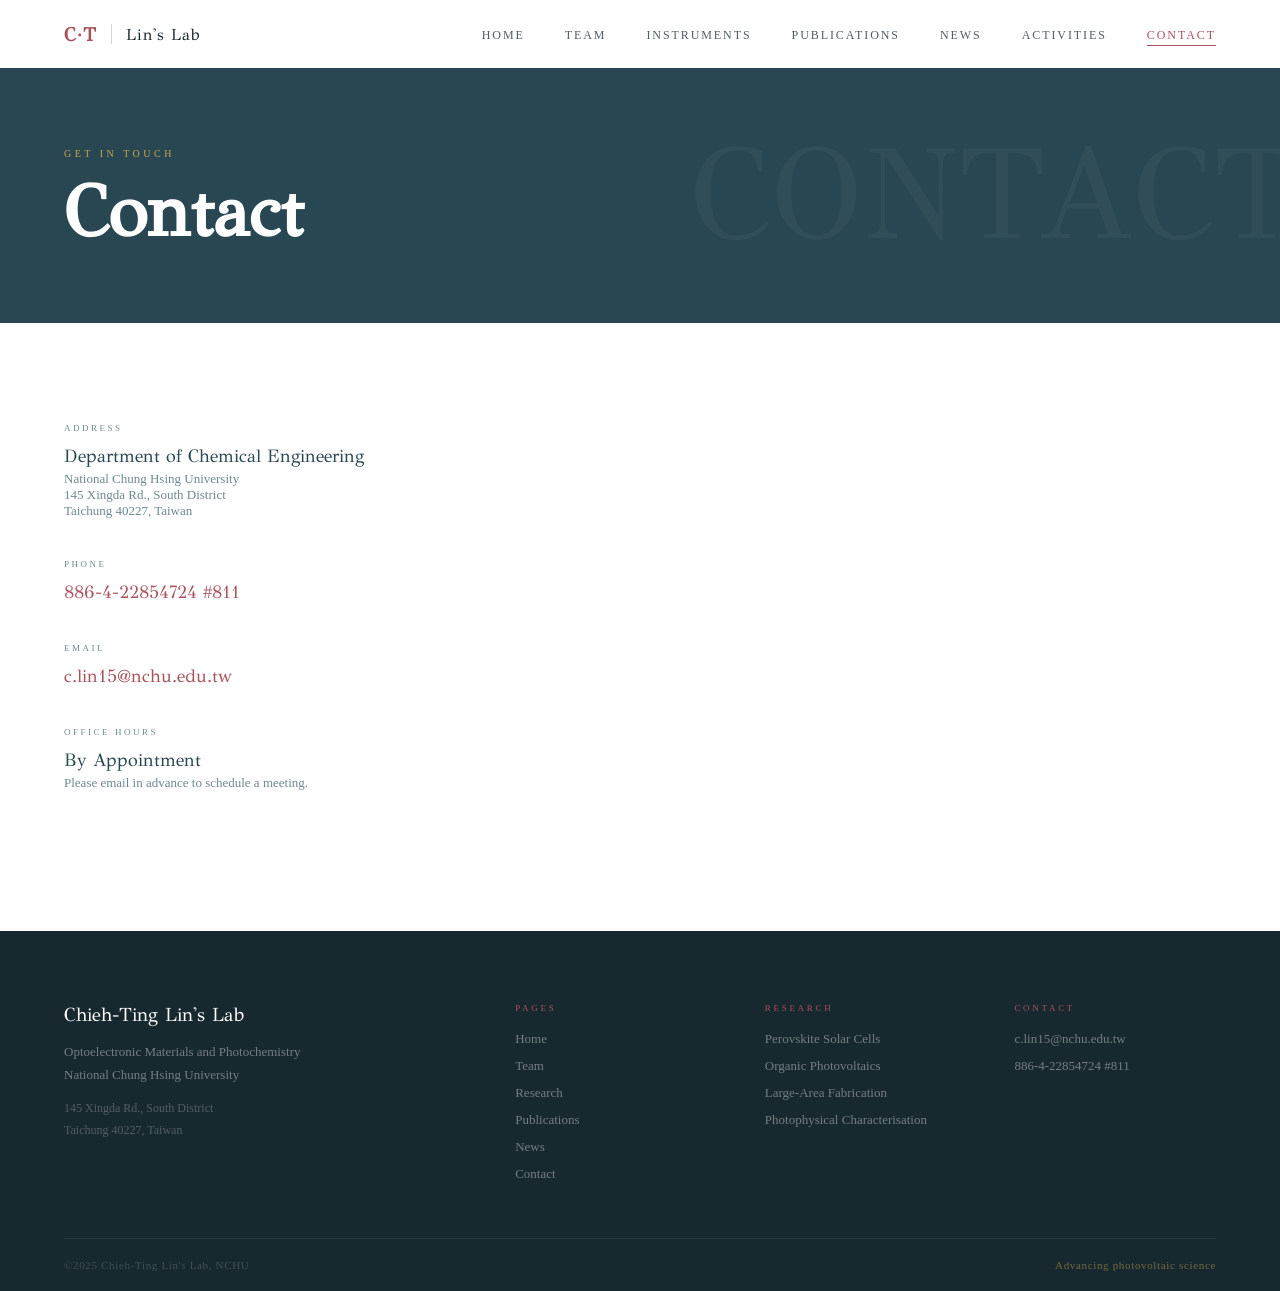
<file: contact.html>
﻿<!DOCTYPE html>
<html lang="en">
<head>
<meta charset="UTF-8">
<meta name="viewport" content="width=device-width,initial-scale=1">
<title>Contact — Chieh-Ting Lin's Lab</title>
<style>

@import url('https://fonts.googleapis.com/css2?family=GFS+Didot&family=Cormorant+Garamond:ital,wght@0,400;0,600;1,400&display=swap');

:root {
  --teal:     #294752;
  --teal-d:   #1a2f38;
  --teal-l:   #3d6475;
  --rose:     #A8535C;
  --rose-l:   #c4717a;
  --tuscany:  #C9A84C;
  --tuscany-l:#e0c068;
  --white:    #FFFFFF;
  --off:      #F6F4F1;
  --light:    #EBF0F2;
  --ink:      #18282f;
  --muted:    #6b8a92;
  --border:   #d4e0e4;
  --font-d:   'GFS Didot', 'Times New Roman', serif;
  --font-b:   'Times New Roman', serif;
}

*,*::before,*::after{box-sizing:border-box;margin:0;padding:0}
html{scroll-behavior:smooth;font-size:16px}
body{font-family:var(--font-b);color:var(--ink);background:var(--white);overflow-x:hidden}
img{display:block;max-width:100%}
a{color:inherit;text-decoration:none}

/* ── NAV ───────────────────────────────────────── */
#navbar{
  position:fixed;top:0;left:0;right:0;z-index:200;
  transition:background .35s,box-shadow .35s,padding .35s;
  padding:0 64px; height:68px;
  display:flex;align-items:center;
}
#navbar.scrolled{
  background:rgba(255,255,255,0.96);
  box-shadow:0 1px 0 var(--border);
  backdrop-filter:blur(12px);
}
#navbar.dark-hero{ color:var(--white); }
#navbar.dark-hero.scrolled{ color:var(--ink); }

.nav-inner{
  display:flex;align-items:center;justify-content:space-between;
  width:100%;max-width:1400px;margin:0 auto;
}
.nav-logo{
  display:flex;align-items:center;gap:14px;
  font-family:var(--font-d);font-size:16px;letter-spacing:.04em;
  color:inherit;
}
.logo-ct{
  font-size:19px;color:var(--rose);letter-spacing:.06em;font-weight:bold;
}
.logo-sep{
  width:1px;height:20px;background:currentColor;opacity:.2;
}
.logo-lab{color:inherit;}

.nav-links{
  display:flex;gap:40px;list-style:none;
}
.nav-links a{
  font-family:var(--font-b);font-size:12px;
  letter-spacing:.16em;text-transform:uppercase;
  color:inherit;opacity:.75;transition:opacity .2s,color .2s;
  position:relative;padding-bottom:4px;
}
.nav-links a::after{
  content:'';position:absolute;bottom:0;left:0;
  width:0;height:1.5px;background:var(--rose);
  transition:width .25s;
}
.nav-links a:hover{opacity:1;}
.nav-links a:hover::after{ width:100%; }
.nav-links a.active{ opacity:1;color:var(--rose); }
.nav-links a.active::after{ width:100%;background:var(--rose); }

.nav-burger{
  display:none;flex-direction:column;gap:5px;
  background:none;border:none;cursor:pointer;padding:4px;
}
.nav-burger span{
  display:block;width:24px;height:1.5px;background:currentColor;
  transition:transform .25s,opacity .25s;
}

/* ── SCROLL REVEAL ─────────────────────────────── */
.reveal{
  opacity:0;transform:translateY(32px);
  transition:opacity .7s cubic-bezier(.22,1,.36,1),
             transform .7s cubic-bezier(.22,1,.36,1);
}
.reveal.visible{ opacity:1;transform:translateY(0); }
.reveal-left{
  opacity:0;transform:translateX(-40px);
  transition:opacity .7s cubic-bezier(.22,1,.36,1),
             transform .7s cubic-bezier(.22,1,.36,1);
}
.reveal-left.visible{ opacity:1;transform:translateX(0); }
.reveal-right{
  opacity:0;transform:translateX(40px);
  transition:opacity .7s cubic-bezier(.22,1,.36,1),
             transform .7s cubic-bezier(.22,1,.36,1);
}
.reveal-right.visible{ opacity:1;transform:translateX(0); }

.stagger-1{transition-delay:.08s}
.stagger-2{transition-delay:.16s}
.stagger-3{transition-delay:.24s}
.stagger-4{transition-delay:.32s}
.stagger-5{transition-delay:.40s}
.stagger-6{transition-delay:.48s}

/* ── SECTION SHELL ─────────────────────────────── */
.section{padding:100px 64px;}
.section-alt{background:var(--off);}
.section-dark{background:var(--teal);}
.section-inner{max-width:1200px;margin:0 auto;}

.eyebrow{
  font-size:10px;letter-spacing:.3em;text-transform:uppercase;
  color:var(--rose);margin-bottom:14px;display:block;
}
.eyebrow.light{color:var(--tuscany);}
.sec-title{
  font-family:var(--font-d);
  font-size:clamp(30px,3.5vw,46px);
  color:var(--teal);line-height:1.1;margin-bottom:18px;
}
.sec-title.light{color:var(--white);}
.sec-rule{
  width:40px;height:2px;background:var(--tuscany);margin-bottom:56px;
}

/* ── PLACEHOLDER IMG ───────────────────────────── */
.ph{
  display:flex;flex-direction:column;align-items:center;
  justify-content:center;gap:8px;
  background:var(--light);border:1px solid var(--border);
  color:var(--muted);font-size:11px;letter-spacing:.15em;
  text-transform:uppercase;
}
.ph-icon{font-size:28px;opacity:.3;}

/* ── FOOTER ────────────────────────────────────── */
footer{
  background:var(--ink);
  padding:72px 64px 0;
}
.footer-grid{
  display:grid;grid-template-columns:2fr 1fr 1fr 1fr;
  gap:48px;max-width:1200px;margin:0 auto;
  padding-bottom:56px;
  border-bottom:1px solid rgba(255,255,255,.07);
}
.footer-logo{
  font-family:var(--font-d);font-size:19px;
  color:var(--white);margin-bottom:14px;
}
.footer-tagline{font-size:13px;color:rgba(255,255,255,.4);line-height:1.8;margin-bottom:12px;}
.footer-address{font-size:12px;color:rgba(255,255,255,.25);line-height:1.8;}
.footer-heading{
  font-size:9px;letter-spacing:.3em;text-transform:uppercase;
  color:var(--rose);margin-bottom:18px;
}
.footer-links{list-style:none;display:flex;flex-direction:column;gap:11px;}
.footer-links a{font-size:13px;color:rgba(255,255,255,.4);transition:color .2s;}
.footer-links li{font-size:13px;color:rgba(255,255,255,.4);}
.footer-links a:hover{color:var(--white);}
.footer-bottom{
  max-width:1200px;margin:0 auto;
  display:flex;justify-content:space-between;align-items:center;
  padding:20px 0;
  font-size:11px;color:rgba(255,255,255,.18);letter-spacing:.06em;
}
.footer-tuscany{color:var(--tuscany);opacity:.5;}

/* ── SHARED JS ─────────────────────────────────── */


.page-hero{margin-top:68px;background:var(--teal);padding:80px 64px 72px;position:relative;overflow:hidden;}
.page-hero::after{content:'CONTACT';position:absolute;right:-20px;top:50%;transform:translateY(-50%);font-family:var(--font-d);font-size:130px;color:rgba(255,255,255,.04);line-height:1;pointer-events:none;}
.page-hero-inner{max-width:1200px;margin:0 auto;}
.page-hero-eyebrow{font-size:10px;letter-spacing:.35em;text-transform:uppercase;color:var(--tuscany);margin-bottom:16px;}
.page-hero-title{font-family:var(--font-d);font-size:clamp(42px,6vw,72px);color:var(--white);line-height:1.05;}

.contact-grid{display:grid;grid-template-columns:1fr 1fr;gap:80px;align-items:start;}
.contact-info-block{margin-bottom:40px;}
.cib-label{font-size:9px;letter-spacing:.28em;text-transform:uppercase;color:var(--muted);margin-bottom:12px;}
.cib-value{font-family:var(--font-d);font-size:18px;color:var(--teal);margin-bottom:4px;}
.cib-sub{font-size:13px;color:var(--muted);}
.cib-link{color:var(--rose);transition:opacity .2s;}
.cib-link:hover{opacity:.7;}

.contact-map-ph{
  width:100%;aspect-ratio:4/3;
  display:flex;flex-direction:column;align-items:center;justify-content:center;
  gap:12px;background:var(--light);border:1px solid var(--border);
}
.join-block{
  background:var(--teal);padding:56px 64px;
  display:grid;grid-template-columns:1fr auto;gap:40px;align-items:center;
}
.join-text{color:rgba(255,255,255,.7);font-size:15px;line-height:1.8;max-width:520px;}
.join-title{font-family:var(--font-d);font-size:30px;color:var(--white);margin-bottom:12px;}
.btn-tuscany{
  font-size:12px;letter-spacing:.18em;text-transform:uppercase;
  padding:14px 32px;background:var(--tuscany);color:var(--ink);
  border:none;cursor:pointer;white-space:nowrap;
  transition:background .2s,transform .2s;display:inline-block;
}
.btn-tuscany:hover{background:var(--tuscany-l);transform:translateY(-2px);}

</style>
<link rel="stylesheet" href="mobile.css">
</head>
<body data-page="contact" class="">


<nav id="navbar">
  <div class="nav-inner">
    <a href="index.html" class="nav-logo">
      <span class="logo-ct">C·T</span>
      <span class="logo-sep"></span>
      <span class="logo-lab">Lin's Lab</span>
    </a>
    <button class="nav-burger" onclick="toggleMobile()" aria-label="menu">
      <span></span><span></span><span></span>
    </button>
    <ul class="nav-links" id="navLinks">
      <li><a href="index.html"        data-page="home">Home</a></li>
      <li><a href="team.html"         data-page="team">Team</a></li>
      <li><a href="instruments.html"  data-page="instruments">Instruments</a></li>
      <li><a href="publications.html" data-page="publications">Publications</a></li>
      <li><a href="news.html"         data-page="news">News</a></li>
      <li><a href="activities.html"   data-page="activities">Activities</a></li>
      <li><a href="contact.html"      data-page="contact">Contact</a></li>
    </ul>
  </div>
</nav>



<div class="page-hero">
  <div class="page-hero-inner">
    <div class="page-hero-eyebrow reveal">Get In Touch</div>
    <h1 class="page-hero-title reveal stagger-1">Contact</h1>
  </div>
</div>

<div class="section">
  <div class="section-inner">
    <div class="contact-grid">
      <div>
        <div class="contact-info-block reveal">
          <div class="cib-label">Address</div>
          <div class="cib-value">Department of Chemical Engineering</div>
          <div class="cib-sub">National Chung Hsing University<br>145 Xingda Rd., South District<br>Taichung 40227, Taiwan</div>
        </div>
        <div class="contact-info-block reveal stagger-1">
          <div class="cib-label">Phone</div>
          <div class="cib-value"><a class="cib-link" href="tel:886422854724">886-4-22854724 #811</a></div>
        </div>
        <div class="contact-info-block reveal stagger-2">
          <div class="cib-label">Email</div>
          <div class="cib-value"><a class="cib-link" href="mailto:c.lin15@nchu.edu.tw">c.lin15@nchu.edu.tw</a></div>
        </div>
        <div class="contact-info-block reveal stagger-3">
          <div class="cib-label">Office Hours</div>
          <div class="cib-value">By Appointment</div>
          <div class="cib-sub">Please email in advance to schedule a meeting.</div>
        </div>
      </div>
      <div class="reveal-right">
        <iframe
          src="https://maps.google.com/maps?q=24.123552,120.675326&z=17&output=embed"
          width="100%" style="aspect-ratio:4/3;border:0;display:block;"
          allowfullscreen loading="lazy" referrerpolicy="no-referrer-when-downgrade">
        </iframe>
      </div>
    </div>
  </div>
</div>



<footer>
  <div class="footer-grid">
    <div class="footer-brand-col">
      <div class="footer-logo">Chieh-Ting Lin's Lab</div>
      <p class="footer-tagline">Optoelectronic Materials and Photochemistry<br>National Chung Hsing University</p>
      <p class="footer-address">145 Xingda Rd., South District<br>Taichung 40227, Taiwan</p>
    </div>
    <div>
      <div class="footer-heading">Pages</div>
      <ul class="footer-links">
        <li><a href="index.html">Home</a></li>
        <li><a href="team.html">Team</a></li>
        <li><a href="research.html">Research</a></li>
        <li><a href="publications.html">Publications</a></li>
        <li><a href="news.html">News</a></li>
        <li><a href="contact.html">Contact</a></li>
      </ul>
    </div>
    <div>
      <div class="footer-heading">Research</div>
      <ul class="footer-links">
        <li>Perovskite Solar Cells</li>
        <li>Organic Photovoltaics</li>
        <li>Large-Area Fabrication</li>
        <li>Photophysical Characterisation</li>
      </ul>
    </div>
    <div>
      <div class="footer-heading">Contact</div>
      <ul class="footer-links">
        <li><a href="mailto:c.lin15@nchu.edu.tw">c.lin15@nchu.edu.tw</a></li>
        <li><a href="#">886-4-22854724 #811</a></li>
      </ul>
    </div>
  </div>
  <div class="footer-bottom">
    <span>©2025 Chieh-Ting Lin's Lab, NCHU</span>
    <span class="footer-tuscany">Advancing photovoltaic science</span>
  </div>
</footer>

<script>
// Nav scroll state
const navbar = document.getElementById('navbar');
const isDark = navbar.classList.contains('dark-hero');
function onScroll(){
  if(window.scrollY > 40){
    navbar.classList.add('scrolled');
  } else {
    navbar.classList.remove('scrolled');
  }
}
window.addEventListener('scroll', onScroll, {passive:true});
onScroll();

// Active nav link
const page = document.body.dataset.page;
document.querySelectorAll('.nav-links a').forEach(a=>{
  if(a.dataset.page===page) a.classList.add('active');
});

// Mobile menu
function toggleMobile(){
  document.getElementById('navLinks').classList.toggle('open');
}

// Scroll reveal
const ro = new IntersectionObserver((entries)=>{
  entries.forEach(e=>{
    if(e.isIntersecting){
      e.target.classList.add('visible');
      ro.unobserve(e.target);
    }
  });
},{threshold:.12});
document.querySelectorAll('.reveal,.reveal-left,.reveal-right').forEach(el=>ro.observe(el));
</script>
<script src="mobile.js"></script>
</body>
</html>
</file>
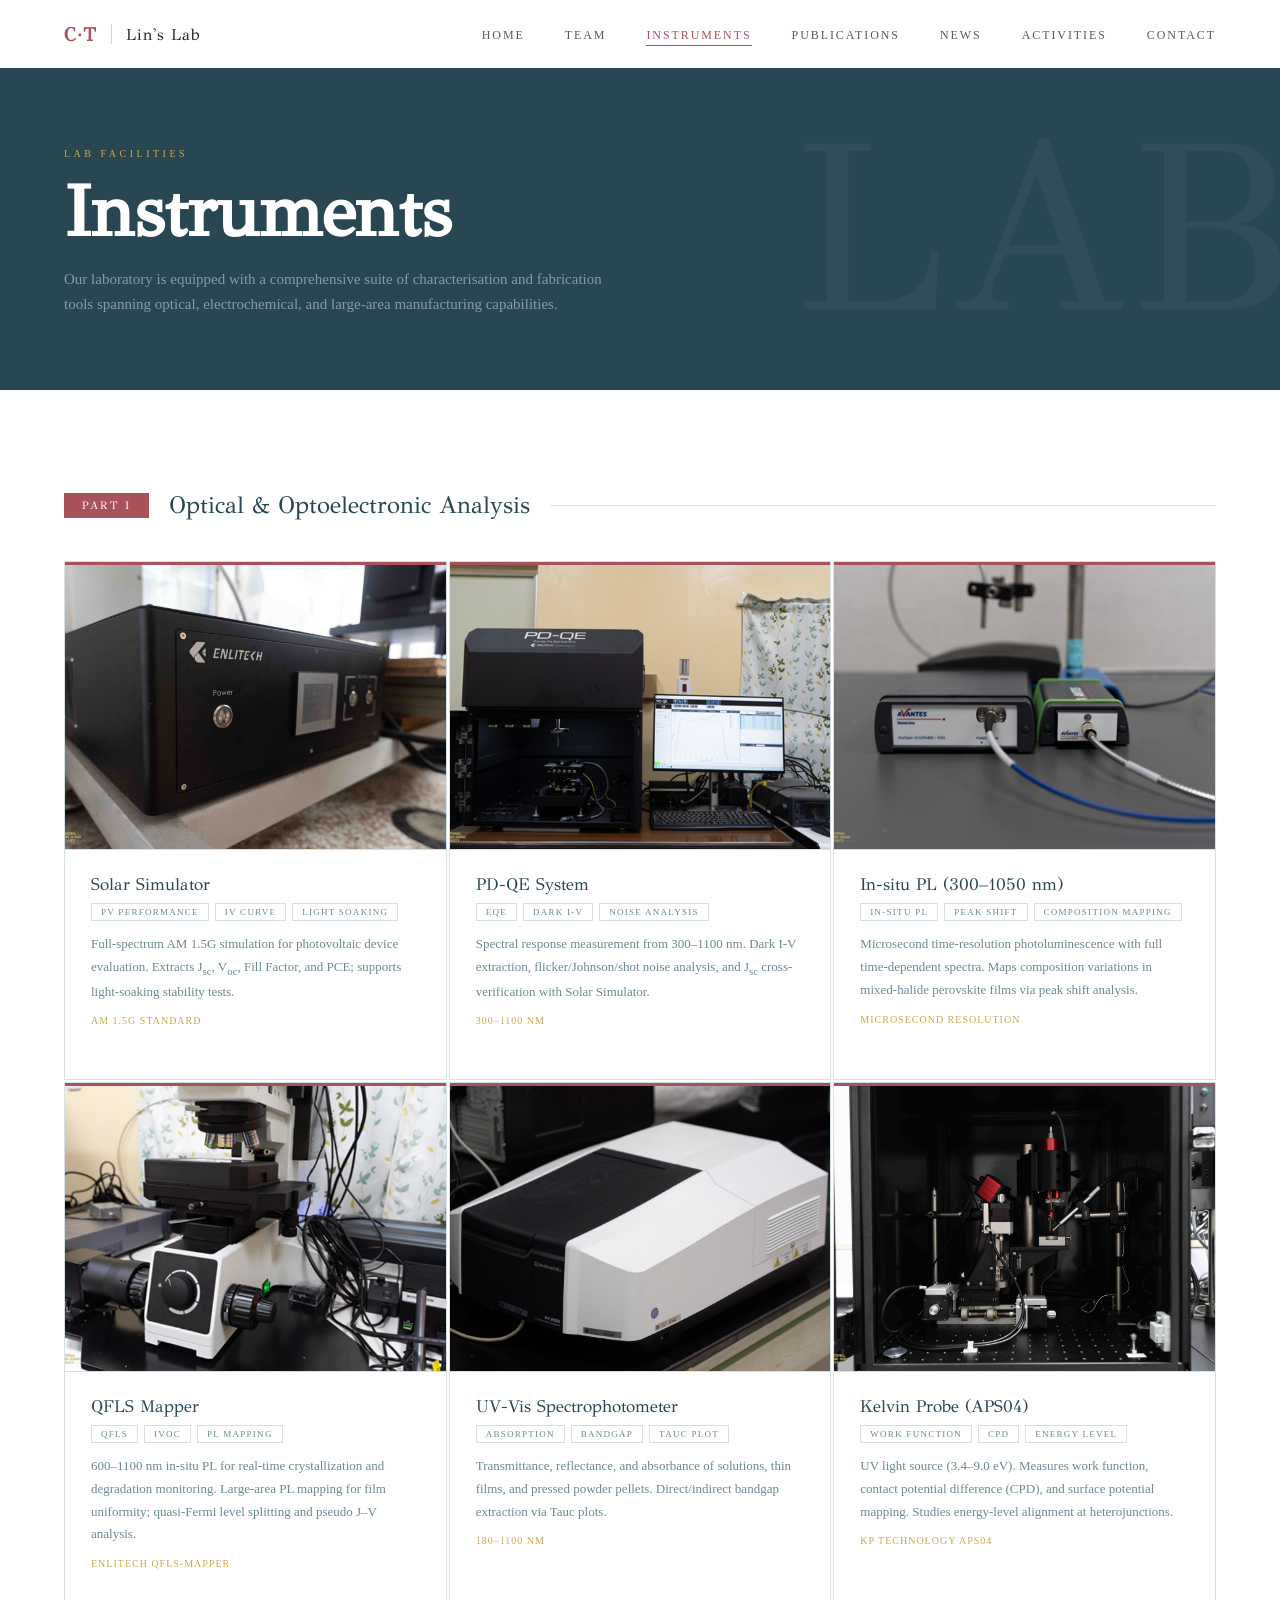
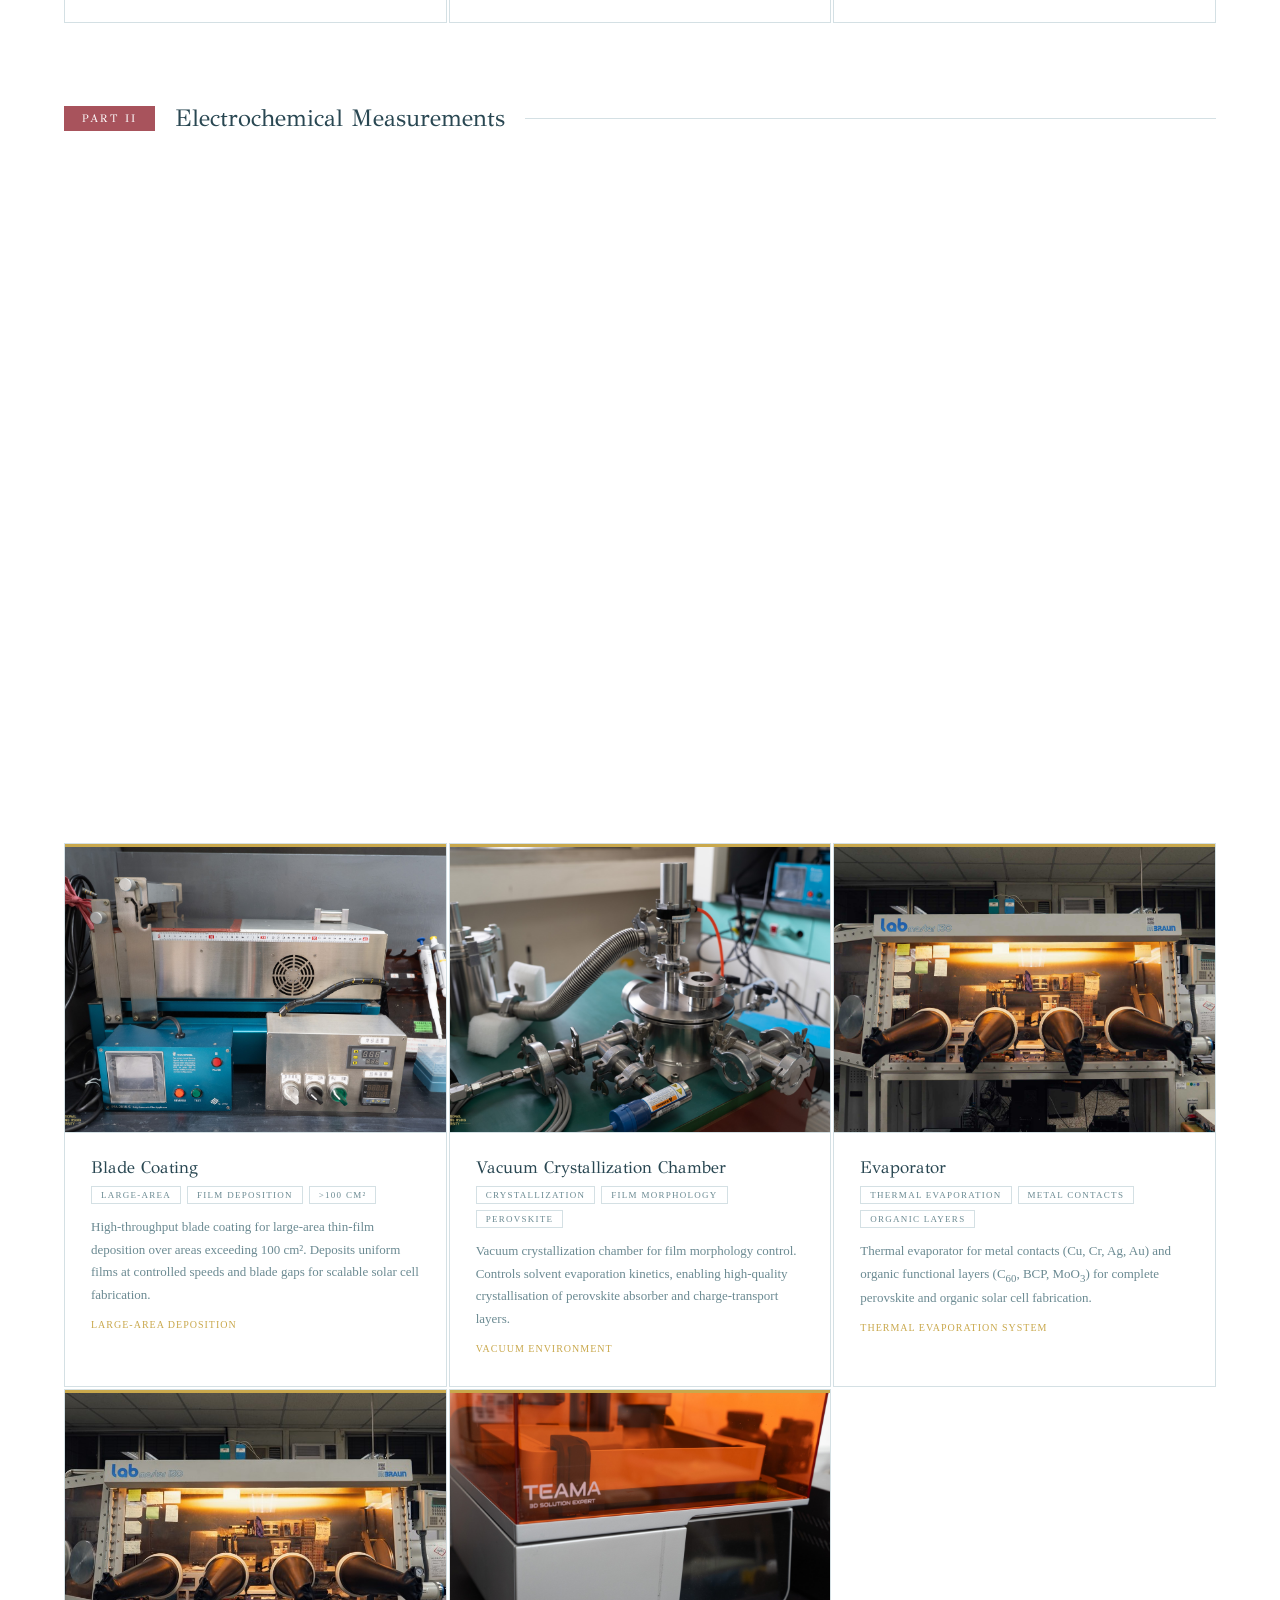
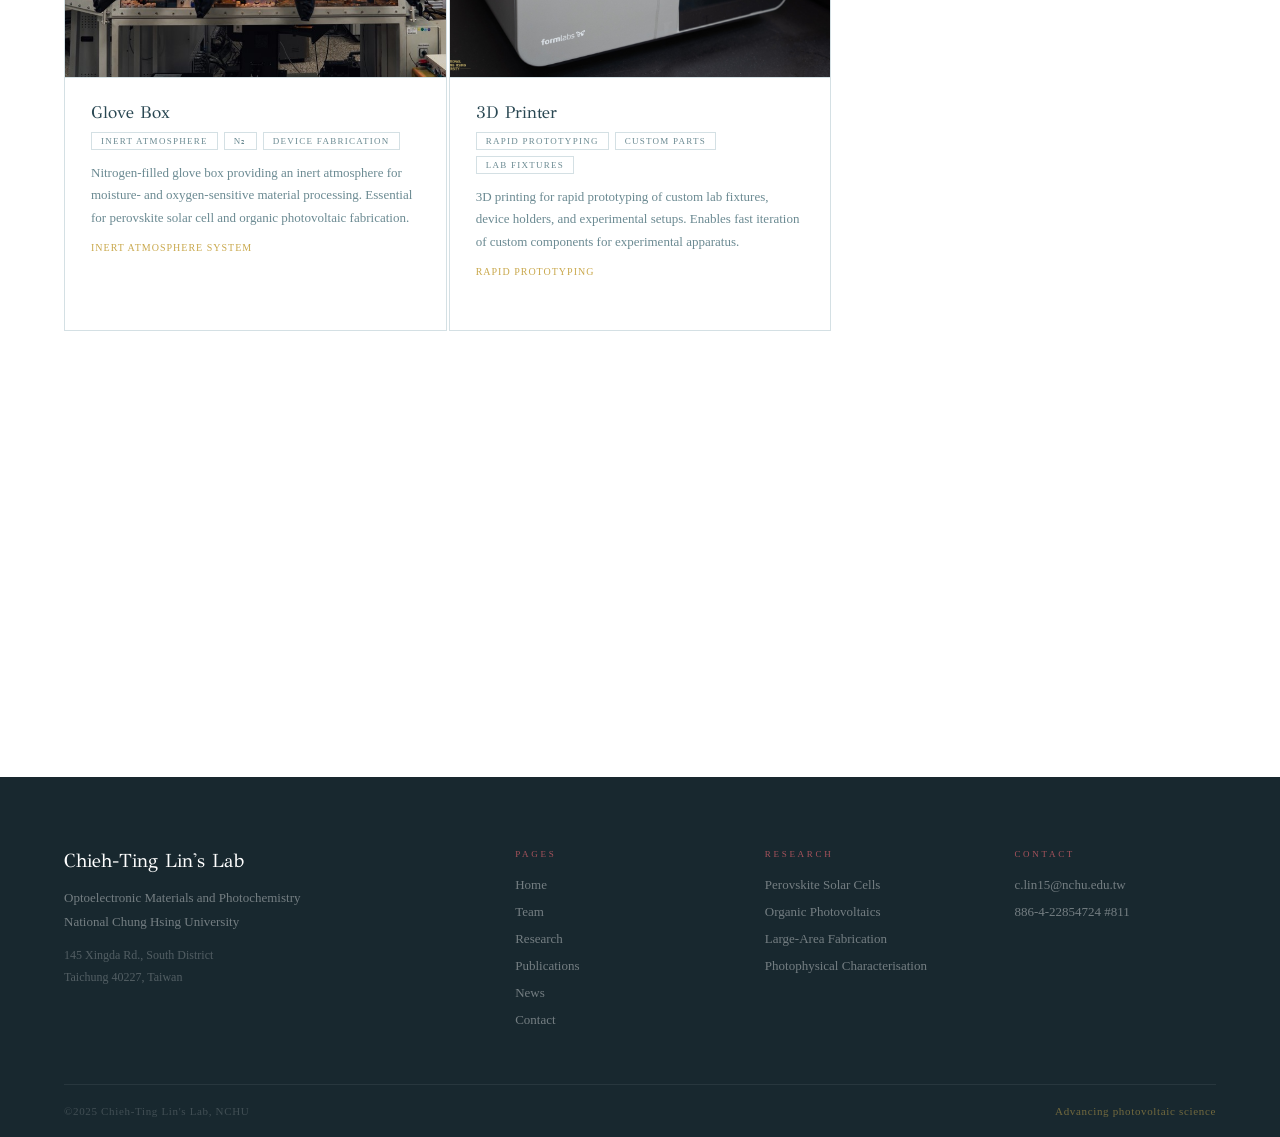
<file: instruments.html>
﻿<!DOCTYPE html>
<html lang="en">
<head>
<meta charset="UTF-8">
<meta name="viewport" content="width=device-width,initial-scale=1">
<title>Instruments — Chieh-Ting Lin's Lab</title>
<style>

@import url('https://fonts.googleapis.com/css2?family=GFS+Didot&family=Cormorant+Garamond:ital,wght@0,400;0,600;1,400&display=swap');

:root {
  --teal:     #294752;
  --teal-d:   #1a2f38;
  --teal-l:   #3d6475;
  --rose:     #A8535C;
  --rose-l:   #c4717a;
  --tuscany:  #C9A84C;
  --tuscany-l:#e0c068;
  --white:    #FFFFFF;
  --off:      #F6F4F1;
  --light:    #EBF0F2;
  --ink:      #18282f;
  --muted:    #6b8a92;
  --border:   #d4e0e4;
  --font-d:   'GFS Didot', 'Times New Roman', serif;
  --font-b:   'Times New Roman', serif;
}

*,*::before,*::after{box-sizing:border-box;margin:0;padding:0}
html{scroll-behavior:smooth;font-size:16px}
body{font-family:var(--font-b);color:var(--ink);background:var(--white);overflow-x:hidden}
img{display:block;max-width:100%}
a{color:inherit;text-decoration:none}

/* ── NAV ───────────────────────────────────────── */
#navbar{
  position:fixed;top:0;left:0;right:0;z-index:200;
  transition:background .35s,box-shadow .35s,padding .35s;
  padding:0 64px; height:68px;
  display:flex;align-items:center;
}
#navbar.scrolled{
  background:rgba(255,255,255,0.96);
  box-shadow:0 1px 0 var(--border);
  backdrop-filter:blur(12px);
}
#navbar.dark-hero{ color:var(--white); }
#navbar.dark-hero.scrolled{ color:var(--ink); }

.nav-inner{
  display:flex;align-items:center;justify-content:space-between;
  width:100%;max-width:1400px;margin:0 auto;
}
.nav-logo{
  display:flex;align-items:center;gap:14px;
  font-family:var(--font-d);font-size:16px;letter-spacing:.04em;
  color:inherit;
}
.logo-ct{
  font-size:19px;color:var(--rose);letter-spacing:.06em;font-weight:bold;
}
.logo-sep{
  width:1px;height:20px;background:currentColor;opacity:.2;
}
.logo-lab{color:inherit;}

.nav-links{
  display:flex;gap:40px;list-style:none;
}
.nav-links a{
  font-family:var(--font-b);font-size:12px;
  letter-spacing:.16em;text-transform:uppercase;
  color:inherit;opacity:.75;transition:opacity .2s,color .2s;
  position:relative;padding-bottom:4px;
}
.nav-links a::after{
  content:'';position:absolute;bottom:0;left:0;
  width:0;height:1.5px;background:var(--rose);
  transition:width .25s;
}
.nav-links a:hover{opacity:1;}
.nav-links a:hover::after{ width:100%; }
.nav-links a.active{ opacity:1;color:var(--rose); }
.nav-links a.active::after{ width:100%;background:var(--rose); }

.nav-burger{
  display:none;flex-direction:column;gap:5px;
  background:none;border:none;cursor:pointer;padding:4px;
}
.nav-burger span{
  display:block;width:24px;height:1.5px;background:currentColor;
  transition:transform .25s,opacity .25s;
}

/* ── SCROLL REVEAL ─────────────────────────────── */
.reveal{
  opacity:0;transform:translateY(32px);
  transition:opacity .7s cubic-bezier(.22,1,.36,1),
             transform .7s cubic-bezier(.22,1,.36,1);
}
.reveal.visible{ opacity:1;transform:translateY(0); }
.reveal-left{
  opacity:0;transform:translateX(-40px);
  transition:opacity .7s cubic-bezier(.22,1,.36,1),
             transform .7s cubic-bezier(.22,1,.36,1);
}
.reveal-left.visible{ opacity:1;transform:translateX(0); }
.reveal-right{
  opacity:0;transform:translateX(40px);
  transition:opacity .7s cubic-bezier(.22,1,.36,1),
             transform .7s cubic-bezier(.22,1,.36,1);
}
.reveal-right.visible{ opacity:1;transform:translateX(0); }

.stagger-1{transition-delay:.08s}
.stagger-2{transition-delay:.16s}
.stagger-3{transition-delay:.24s}
.stagger-4{transition-delay:.32s}
.stagger-5{transition-delay:.40s}
.stagger-6{transition-delay:.48s}

/* ── SECTION SHELL ─────────────────────────────── */
.section{padding:100px 64px;}
.section-alt{background:var(--off);}
.section-dark{background:var(--teal);}
.section-inner{max-width:1200px;margin:0 auto;}

.eyebrow{
  font-size:10px;letter-spacing:.3em;text-transform:uppercase;
  color:var(--rose);margin-bottom:14px;display:block;
}
.eyebrow.light{color:var(--tuscany);}
.sec-title{
  font-family:var(--font-d);
  font-size:clamp(30px,3.5vw,46px);
  color:var(--teal);line-height:1.1;margin-bottom:18px;
}
.sec-title.light{color:var(--white);}
.sec-rule{
  width:40px;height:2px;background:var(--tuscany);margin-bottom:56px;
}

/* ── PLACEHOLDER IMG ───────────────────────────── */
.ph{
  display:flex;flex-direction:column;align-items:center;
  justify-content:center;gap:8px;
  background:var(--light);border:1px solid var(--border);
  color:var(--muted);font-size:11px;letter-spacing:.15em;
  text-transform:uppercase;
}
.ph-icon{font-size:28px;opacity:.3;}

/* ── FOOTER ────────────────────────────────────── */
footer{
  background:var(--ink);
  padding:72px 64px 0;
}
.footer-grid{
  display:grid;grid-template-columns:2fr 1fr 1fr 1fr;
  gap:48px;max-width:1200px;margin:0 auto;
  padding-bottom:56px;
  border-bottom:1px solid rgba(255,255,255,.07);
}
.footer-logo{
  font-family:var(--font-d);font-size:19px;
  color:var(--white);margin-bottom:14px;
}
.footer-tagline{font-size:13px;color:rgba(255,255,255,.4);line-height:1.8;margin-bottom:12px;}
.footer-address{font-size:12px;color:rgba(255,255,255,.25);line-height:1.8;}
.footer-heading{
  font-size:9px;letter-spacing:.3em;text-transform:uppercase;
  color:var(--rose);margin-bottom:18px;
}
.footer-links{list-style:none;display:flex;flex-direction:column;gap:11px;}
.footer-links a{font-size:13px;color:rgba(255,255,255,.4);transition:color .2s;}
.footer-links li{font-size:13px;color:rgba(255,255,255,.4);}
.footer-links a:hover{color:var(--white);}
.footer-bottom{
  max-width:1200px;margin:0 auto;
  display:flex;justify-content:space-between;align-items:center;
  padding:20px 0;
  font-size:11px;color:rgba(255,255,255,.18);letter-spacing:.06em;
}
.footer-tuscany{color:var(--tuscany);opacity:.5;}

/* ── SHARED JS ─────────────────────────────────── */


.page-hero{
  margin-top:68px;background:var(--teal);
  padding:80px 64px 72px;position:relative;overflow:hidden;
}
.page-hero::after{
  content:'LAB';position:absolute;
  right:-20px;top:50%;transform:translateY(-50%);
  font-family:var(--font-d);font-size:240px;
  color:rgba(255,255,255,.04);line-height:1;pointer-events:none;
}
.page-hero-inner{max-width:1200px;margin:0 auto;}
.page-hero-eyebrow{
  font-size:10px;letter-spacing:.35em;text-transform:uppercase;
  color:var(--tuscany);margin-bottom:16px;
}
.page-hero-title{
  font-family:var(--font-d);
  font-size:clamp(42px,6vw,72px);
  color:var(--white);line-height:1.05;
}
.page-hero-sub{
  font-size:15px;color:rgba(255,255,255,.45);
  margin-top:16px;max-width:560px;line-height:1.7;
}

/* Part headers */
.part-header{
  display:flex;align-items:center;gap:20px;
  margin-bottom:40px;
}
.part-badge{
  font-family:var(--font-d);font-size:11px;
  letter-spacing:.2em;text-transform:uppercase;
  color:var(--white);background:var(--rose);
  padding:6px 18px;white-space:nowrap;
}
.part-title{
  font-family:var(--font-d);font-size:24px;color:var(--teal);
}
.part-line{flex:1;height:1px;background:var(--border);}

/* Instrument grid — 3 col */
.instr-grid{
  display:grid;
  grid-template-columns:repeat(3,1fr);
  gap:2px;margin-bottom:80px;
}
.instr-card{
  background:var(--white);
  border:1px solid var(--border);
  overflow:hidden;
  transition:box-shadow .3s,transform .3s;
  position:relative;
}
.instr-card:hover{
  box-shadow:0 12px 40px rgba(41,71,82,.12);
  transform:translateY(-4px);
  z-index:2;
}

/* Top colour strip based on part */
.instr-card::before{
  content:'';display:block;height:3px;
  background:var(--card-accent,var(--teal));
  transition:height .3s;
}
.instr-card:hover::before{height:5px;}

.instr-img-wrap{
  width:100%;aspect-ratio:4/3;
  background:var(--light);
  display:flex;align-items:center;justify-content:center;
  flex-direction:column;gap:8px;
  border-bottom:1px solid var(--border);
  overflow:hidden;
}
.instr-img-wrap .ph-icon{font-size:36px;opacity:.2;}
.instr-img-wrap .ph-label{
  font-size:9px;letter-spacing:.2em;text-transform:uppercase;
  color:var(--muted);
}

.instr-body{padding:24px 26px 28px;}
.instr-name{
  font-family:var(--font-d);font-size:17px;
  color:var(--teal);margin-bottom:8px;line-height:1.25;
}
.instr-key{
  display:flex;gap:6px;flex-wrap:wrap;margin-bottom:12px;
}
.instr-tag{
  font-size:9px;letter-spacing:.14em;text-transform:uppercase;
  padding:3px 9px;border:1px solid var(--border);color:var(--muted);
}
.instr-desc{
  font-size:13px;color:var(--muted);line-height:1.75;
}
.instr-model{
  display:block;margin-top:12px;
  font-size:10px;letter-spacing:.1em;text-transform:uppercase;
  color:var(--tuscany);
}

/* Commission CTA */
.commission-block{
  background:var(--teal);
  padding:56px 64px;
  display:grid;grid-template-columns:1fr auto;
  gap:48px;align-items:center;
  margin-top:0;
}
.commission-title{
  font-family:var(--font-d);font-size:32px;
  color:var(--white);margin-bottom:12px;
}
.commission-body{
  font-size:14px;color:rgba(255,255,255,.6);
  line-height:1.8;max-width:540px;
}
.btn-tuscany{
  font-size:12px;letter-spacing:.18em;text-transform:uppercase;
  padding:16px 36px;background:var(--tuscany);color:var(--ink);
  border:none;cursor:pointer;white-space:nowrap;
  transition:background .2s,transform .2s;display:inline-block;
}
.btn-tuscany:hover{background:var(--tuscany-l);transform:translateY(-2px);}
.commission-note{
  margin-top:12px;font-size:12px;color:rgba(255,255,255,.3);
}


/* ── MODAL ── */
.modal-backdrop{
  position:fixed;inset:0;z-index:500;
  background:rgba(10,18,22,.82);
  backdrop-filter:blur(8px);
  display:flex;align-items:center;justify-content:center;
  opacity:0;pointer-events:none;
  transition:opacity .3s cubic-bezier(.22,1,.36,1);
}
.modal-backdrop.open{opacity:1;pointer-events:all;}
.modal-box{
  background:var(--white);
  width:min(920px,94vw);max-height:88vh;
  overflow-y:auto;
  transform:translateY(28px) scale(.97);
  transition:transform .35s cubic-bezier(.22,1,.36,1);
  position:relative;
}
.modal-backdrop.open .modal-box{transform:translateY(0) scale(1);}

.modal-close{
  position:sticky;top:0;float:right;
  width:48px;height:48px;z-index:10;
  background:var(--ink);color:var(--white);
  border:none;cursor:pointer;
  font-size:20px;line-height:48px;text-align:center;
  transition:background .2s;
}
.modal-close:hover{background:var(--rose);}

/* Photo strip — 3 images */
.modal-photos{
  display:grid;grid-template-columns:1.4fr 1fr 1fr;
  gap:3px;height:300px;
}
.modal-photo{
  overflow:hidden;position:relative;
  display:flex;align-items:center;justify-content:center;
  background:var(--light);border:1px solid var(--border);
}
.modal-photo .ph{
  width:100%;height:100%;
  display:flex;flex-direction:column;align-items:center;justify-content:center;
  gap:8px;
}
.modal-photo-label{
  position:absolute;bottom:8px;left:10px;
  font-size:9px;letter-spacing:.16em;text-transform:uppercase;
  color:var(--muted);background:rgba(255,255,255,.85);
  padding:3px 8px;
}

.modal-body{padding:36px 40px 40px;}
.modal-header{
  display:flex;align-items:flex-start;justify-content:space-between;
  gap:24px;margin-bottom:24px;
}
.modal-name{
  font-family:var(--font-d);font-size:26px;
  color:var(--teal);line-height:1.2;margin-bottom:6px;
}
.modal-model{
  font-size:11px;letter-spacing:.15em;text-transform:uppercase;
  color:var(--tuscany);
}
.modal-part-badge{
  flex-shrink:0;font-size:9px;letter-spacing:.2em;text-transform:uppercase;
  padding:6px 16px;background:var(--teal);color:var(--white);
  white-space:nowrap;
}
.modal-rule{width:36px;height:2px;background:var(--tuscany);margin-bottom:20px;}
.modal-tags{display:flex;gap:8px;flex-wrap:wrap;margin-bottom:20px;}
.modal-tag{
  font-size:9px;letter-spacing:.14em;text-transform:uppercase;
  padding:4px 12px;border:1px solid var(--border);color:var(--muted);
}
.modal-desc{
  font-size:14.5px;color:var(--ink);line-height:1.85;margin-bottom:24px;
}
.modal-spec-grid{
  display:grid;grid-template-columns:repeat(auto-fill,minmax(200px,1fr));
  gap:16px;padding-top:20px;border-top:1px solid var(--border);
}
.modal-spec-item{}
.modal-spec-label{font-size:9px;letter-spacing:.22em;text-transform:uppercase;color:var(--muted);margin-bottom:4px;}
.modal-spec-value{font-size:14px;color:var(--teal);font-family:var(--font-d);}

/* Make instrument cards clickable */
.instr-card{cursor:pointer;}
.instr-card:hover .instr-name{color:var(--rose);}
.instr-card-hint{
  font-size:10px;letter-spacing:.12em;text-transform:uppercase;
  color:var(--rose);margin-top:14px;opacity:0;
  transition:opacity .25s;display:flex;align-items:center;gap:6px;
}
.instr-card:hover .instr-card-hint{opacity:1;}
.instr-no-modal{cursor:default;}
.instr-no-modal:hover{transform:none!important;box-shadow:none!important;}
.instr-no-modal:hover .instr-name{color:var(--teal)!important;}
.instr-no-modal .instr-card-hint{display:none!important;}

</style>
<link rel="stylesheet" href="mobile.css">
</head>
<body data-page="instruments">


<nav id="navbar">
  <div class="nav-inner">
    <a href="index.html" class="nav-logo">
      <span class="logo-ct">C·T</span>
      <span class="logo-sep"></span>
      <span class="logo-lab">Lin's Lab</span>
    </a>
    <button class="nav-burger" onclick="toggleMobile()" aria-label="menu">
      <span></span><span></span><span></span>
    </button>
    <ul class="nav-links" id="navLinks">
      <li><a href="index.html"        data-page="home">Home</a></li>
      <li><a href="team.html"         data-page="team">Team</a></li>
      <li><a href="instruments.html"  data-page="instruments">Instruments</a></li>
      <li><a href="publications.html" data-page="publications">Publications</a></li>
      <li><a href="news.html"         data-page="news">News</a></li>
      <li><a href="activities.html"   data-page="activities">Activities</a></li>
      <li><a href="contact.html"      data-page="contact">Contact</a></li>
    </ul>
  </div>
</nav>



<div class="page-hero" id="home">
  <div class="page-hero-inner">
    <div class="page-hero-eyebrow reveal">Lab Facilities</div>
    <h1 class="page-hero-title reveal stagger-1">Instruments</h1>
    <p class="page-hero-sub reveal stagger-2">
      Our laboratory is equipped with a comprehensive suite of characterisation
      and fabrication tools spanning optical, electrochemical, and large-area
      manufacturing capabilities.
    </p>
  </div>
</div>

<div class="section">
  <div class="section-inner">

    <div class="part-header reveal">
      <span class="part-badge">Part I</span>
      <span class="part-title">Optical &amp; Optoelectronic Analysis</span>
      <span class="part-line"></span>
    </div>
    <div class="instr-grid">

      <div class="instr-card reveal stagger-1" onclick="openModal('solar-sim')" style="--card-accent:var(--rose)">
        <div class="instr-img-wrap">
          <img src="assets/instrument/sim_1.jpg" alt="Solar Simulator" style="width:100%;height:100%;object-fit:cover;">
        </div>
        <div class="instr-body">
          <div class="instr-name">Solar Simulator</div>
          <div class="instr-key"><span class="instr-tag">PV Performance</span><span class="instr-tag">IV Curve</span><span class="instr-tag">Light Soaking</span></div>
          <div class="instr-desc">Full-spectrum AM 1.5G simulation for photovoltaic device evaluation. Extracts J<sub>sc</sub>, V<sub>oc</sub>, Fill Factor, and PCE; supports light-soaking stability tests.</div>
          <span class="instr-model">AM 1.5G Standard</span>
        </div>
        <div class="instr-card-hint">🔍 View Details →</div>
      </div>

      <div class="instr-card reveal stagger-2" onclick="openModal('pdqe')" style="--card-accent:var(--rose)">
        <div class="instr-img-wrap">
          <img src="assets/instrument/pd_1.png" alt="PD-QE System" style="width:100%;height:100%;object-fit:cover;">
        </div>
        <div class="instr-body">
          <div class="instr-name">PD-QE System</div>
          <div class="instr-key"><span class="instr-tag">EQE</span><span class="instr-tag">Dark I-V</span><span class="instr-tag">Noise Analysis</span></div>
          <div class="instr-desc">Spectral response measurement from 300–1100 nm. Dark I-V extraction, flicker/Johnson/shot noise analysis, and J<sub>sc</sub> cross-verification with Solar Simulator.</div>
          <span class="instr-model">300–1100 nm</span>
        </div>
        <div class="instr-card-hint">🔍 View Details →</div>
      </div>

      <div class="instr-card reveal stagger-3" onclick="openModal('insitu-pl-300')" style="--card-accent:var(--rose)">
        <div class="instr-img-wrap">
          <img src="assets/instrument/insitu_1.jpg" alt="In-situ PL" style="width:100%;height:100%;object-fit:cover;">
        </div>
        <div class="instr-body">
          <div class="instr-name">In-situ PL (300–1050 nm)</div>
          <div class="instr-key"><span class="instr-tag">In-situ PL</span><span class="instr-tag">Peak Shift</span><span class="instr-tag">Composition Mapping</span></div>
          <div class="instr-desc">Microsecond time-resolution photoluminescence with full time-dependent spectra. Maps composition variations in mixed-halide perovskite films via peak shift analysis.</div>
          <span class="instr-model">Microsecond resolution</span>
        </div>
        <div class="instr-card-hint">🔍 View Details →</div>
      </div>

      <div class="instr-card reveal stagger-4" onclick="openModal('qfls')" style="--card-accent:var(--rose)">
        <div class="instr-img-wrap">
          <img src="assets/instrument/qfls_1.jpg" alt="QFLS Mapper" style="width:100%;height:100%;object-fit:cover;">
        </div>
        <div class="instr-body">
          <div class="instr-name">QFLS Mapper</div>
          <div class="instr-key"><span class="instr-tag">QFLS</span><span class="instr-tag">iVoc</span><span class="instr-tag">PL Mapping</span></div>
          <div class="instr-desc">600–1100 nm in-situ PL for real-time crystallization and degradation monitoring. Large-area PL mapping for film uniformity; quasi-Fermi level splitting and pseudo J–V analysis.</div>
          <span class="instr-model">ENLITECH QFLS-Mapper</span>
        </div>
        <div class="instr-card-hint">🔍 View Details →</div>
      </div>

      <div class="instr-card reveal stagger-5" onclick="openModal('uvvis')" style="--card-accent:var(--rose)">
        <div class="instr-img-wrap">
          <img src="assets/instrument/uv_1.jpg" alt="UV-Vis Spectrophotometer" style="width:100%;height:100%;object-fit:cover;">
        </div>
        <div class="instr-body">
          <div class="instr-name">UV-Vis Spectrophotometer</div>
          <div class="instr-key"><span class="instr-tag">Absorption</span><span class="instr-tag">Bandgap</span><span class="instr-tag">Tauc Plot</span></div>
          <div class="instr-desc">Transmittance, reflectance, and absorbance of solutions, thin films, and pressed powder pellets. Direct/indirect bandgap extraction via Tauc plots.</div>
          <span class="instr-model">180–1100 nm</span>
        </div>
        <div class="instr-card-hint">🔍 View Details →</div>
      </div>

      <div class="instr-card reveal stagger-6" onclick="openModal('kp')" style="--card-accent:var(--rose)">
        <div class="instr-img-wrap">
          <img src="assets/instrument/kp_1.jpg" alt="Kelvin Probe" style="width:100%;height:100%;object-fit:cover;">
        </div>
        <div class="instr-body">
          <div class="instr-name">Kelvin Probe (APS04)</div>
          <div class="instr-key"><span class="instr-tag">Work Function</span><span class="instr-tag">CPD</span><span class="instr-tag">Energy Level</span></div>
          <div class="instr-desc">UV light source (3.4–9.0 eV). Measures work function, contact potential difference (CPD), and surface potential mapping. Studies energy-level alignment at heterojunctions.</div>
          <span class="instr-model">KP Technology APS04</span>
        </div>
        <div class="instr-card-hint">🔍 View Details →</div>
      </div>

    </div>

    <div class="part-header reveal">
      <span class="part-badge">Part II</span>
      <span class="part-title">Electrochemical Measurements</span>
      <span class="part-line"></span>
    </div>
    <div class="instr-grid">

      <div class="instr-card reveal stagger-1" onclick="openModal('autolab')" style="--card-accent:var(--teal)">
        <div class="instr-img-wrap">
          <img src="assets/instrument/autolab_1.jpg" alt="Autolab Potentiostat" style="width:100%;height:100%;object-fit:cover;">
        </div>
        <div class="instr-body">
          <div class="instr-name">Autolab Potentiostat</div>
          <div class="instr-key"><span class="instr-tag">CV</span><span class="instr-tag">EIS</span><span class="instr-tag">Galvanostatic</span></div>
          <div class="instr-desc">Cyclic voltammetry (CV) for electrochemical mechanisms and kinetics. EIS for interfacial resistance and charge-transfer efficiency. Long-term galvanostatic battery cycling.</div>
          <span class="instr-model">Modular Spectroelectrochemistry</span>
        </div>
        <div class="instr-card-hint">🔍 View Details →</div>
      </div>

      <div class="instr-card reveal stagger-2" onclick="openModal('paios')" style="--card-accent:var(--teal)">
        <div class="instr-img-wrap">
          <img src="assets/instrument/paios_1.jpg" alt="Fluxim Paios" style="width:100%;height:100%;object-fit:cover;">
        </div>
        <div class="instr-body">
          <div class="instr-name">Fluxim Paios</div>
          <div class="instr-key"><span class="instr-tag">TPV/TPC</span><span class="instr-tag">CELIV</span><span class="instr-tag">EIS</span><span class="instr-tag">Mott-Schottky</span></div>
          <div class="instr-desc">Transient photovoltage/current (TPV/TPC) for carrier lifetime. CELIV for mobility measurement. EIS for interfacial resistance. Mott-Schottky for built-in potential analysis.</div>
          <span class="instr-model">All-in-one Characterization</span>
        </div>
        <div class="instr-card-hint">🔍 View Details →</div>
      </div>

    </div>

    <div class="part-header reveal">
      <span class="part-badge">Part III</span>
      <span class="part-title">Large-Area Manufacturing</span>
      <span class="part-line"></span>
    </div>
    <div class="instr-grid">

      <div class="instr-card instr-no-modal reveal stagger-1" style="--card-accent:var(--tuscany)">
        <div class="instr-img-wrap">
          <img src="assets/instrument/blade_coater.jpg" alt="Blade Coating" style="width:100%;height:100%;object-fit:cover;">
        </div>
        <div class="instr-body">
          <div class="instr-name">Blade Coating</div>
          <div class="instr-key"><span class="instr-tag">Large-Area</span><span class="instr-tag">Film Deposition</span><span class="instr-tag">&gt;100 cm²</span></div>
          <div class="instr-desc">High-throughput blade coating for large-area thin-film deposition over areas exceeding 100 cm². Deposits uniform films at controlled speeds and blade gaps for scalable solar cell fabrication.</div>
          <span class="instr-model">Large-Area Deposition</span>
        </div>
      </div>

      <div class="instr-card instr-no-modal reveal stagger-2" style="--card-accent:var(--tuscany)">
        <div class="instr-img-wrap">
          <img src="assets/instrument/vacuum_device.jpg" alt="Vacuum Crystallization Chamber" style="width:100%;height:100%;object-fit:cover;">
        </div>
        <div class="instr-body">
          <div class="instr-name">Vacuum Crystallization Chamber</div>
          <div class="instr-key"><span class="instr-tag">Crystallization</span><span class="instr-tag">Film Morphology</span><span class="instr-tag">Perovskite</span></div>
          <div class="instr-desc">Vacuum crystallization chamber for film morphology control. Controls solvent evaporation kinetics, enabling high-quality crystallisation of perovskite absorber and charge-transport layers.</div>
          <span class="instr-model">Vacuum Environment</span>
        </div>
      </div>

      <div class="instr-card reveal stagger-3" onclick="openModal('evaporator')" style="--card-accent:var(--tuscany)">
        <div class="instr-img-wrap">
          <img src="assets/instrument/S__6955011.jpg" alt="Evaporator" style="width:100%;height:100%;object-fit:cover;">
        </div>
        <div class="instr-body">
          <div class="instr-name">Evaporator</div>
          <div class="instr-key"><span class="instr-tag">Thermal Evaporation</span><span class="instr-tag">Metal Contacts</span><span class="instr-tag">Organic Layers</span></div>
          <div class="instr-desc">Thermal evaporator for metal contacts (Cu, Cr, Ag, Au) and organic functional layers (C<sub>60</sub>, BCP, MoO<sub>3</sub>) for complete perovskite and organic solar cell fabrication.</div>
          <span class="instr-model">Thermal Evaporation System</span>
        </div>
        <div class="instr-card-hint">🔍 View Details →</div>
      </div>

      <div class="instr-card reveal stagger-4" onclick="openModal('glove-box')" style="--card-accent:var(--tuscany)">
        <div class="instr-img-wrap">
          <img src="assets/instrument/glove_box_1.jpg" alt="Glove Box" style="width:100%;height:100%;object-fit:cover;">
        </div>
        <div class="instr-body">
          <div class="instr-name">Glove Box</div>
          <div class="instr-key"><span class="instr-tag">Inert Atmosphere</span><span class="instr-tag">N₂</span><span class="instr-tag">Device Fabrication</span></div>
          <div class="instr-desc">Nitrogen-filled glove box providing an inert atmosphere for moisture- and oxygen-sensitive material processing. Essential for perovskite solar cell and organic photovoltaic fabrication.</div>
          <span class="instr-model">Inert Atmosphere System</span>
        </div>
        <div class="instr-card-hint">🔍 View Details →</div>
      </div>

      <div class="instr-card reveal stagger-5" onclick="openModal('3d-printer')" style="--card-accent:var(--tuscany)">
        <div class="instr-img-wrap">
          <img src="assets/instrument/3d_1.jpg" alt="3D Printer" style="width:100%;height:100%;object-fit:cover;">
        </div>
        <div class="instr-body">
          <div class="instr-name">3D Printer</div>
          <div class="instr-key"><span class="instr-tag">Rapid Prototyping</span><span class="instr-tag">Custom Parts</span><span class="instr-tag">Lab Fixtures</span></div>
          <div class="instr-desc">3D printing for rapid prototyping of custom lab fixtures, device holders, and experimental setups. Enables fast iteration of custom components for experimental apparatus.</div>
          <span class="instr-model">Rapid Prototyping</span>
        </div>
        <div class="instr-card-hint">🔍 View Details →</div>
      </div>

    </div>

  </div>
</div>

<!-- Commission CTA -->
<div class="commission-block reveal">
  <div>
    <div class="commission-title">Instrument Commission Service</div>
    <p class="commission-body">
      Our instruments are available for external users from academia and industry.
      Please complete the online booking form to request access, and our team will
      respond within 2–3 business days to confirm availability and scheduling.
    </p>
    <p class="commission-note">* Priority access for NCHU affiliates. External requests subject to availability.</p>
  </div>
  <div style="text-align:center;">
    <a href="#booking-form" class="btn-tuscany">Request Instrument Access →</a>
    <p style="margin-top:12px;font-size:11px;color:rgba(255,255,255,.3);">
      Replace href with your Google Form or booking system link
    </p>
  </div>
</div>


<footer>
  <div class="footer-grid">
    <div class="footer-brand-col">
      <div class="footer-logo">Chieh-Ting Lin's Lab</div>
      <p class="footer-tagline">Optoelectronic Materials and Photochemistry<br>National Chung Hsing University</p>
      <p class="footer-address">145 Xingda Rd., South District<br>Taichung 40227, Taiwan</p>
    </div>
    <div>
      <div class="footer-heading">Pages</div>
      <ul class="footer-links">
        <li><a href="index.html">Home</a></li>
        <li><a href="team.html">Team</a></li>
        <li><a href="research.html">Research</a></li>
        <li><a href="publications.html">Publications</a></li>
        <li><a href="news.html">News</a></li>
        <li><a href="contact.html">Contact</a></li>
      </ul>
    </div>
    <div>
      <div class="footer-heading">Research</div>
      <ul class="footer-links">
        <li>Perovskite Solar Cells</li>
        <li>Organic Photovoltaics</li>
        <li>Large-Area Fabrication</li>
        <li>Photophysical Characterisation</li>
      </ul>
    </div>
    <div>
      <div class="footer-heading">Contact</div>
      <ul class="footer-links">
        <li><a href="mailto:c.lin15@nchu.edu.tw">c.lin15@nchu.edu.tw</a></li>
        <li><a href="#">886-4-22854724 #811</a></li>
      </ul>
    </div>
  </div>
  <div class="footer-bottom">
    <span>©2025 Chieh-Ting Lin's Lab, NCHU</span>
    <span class="footer-tuscany">Advancing photovoltaic science</span>
  </div>
</footer>

<script>
// Nav scroll state
const navbar = document.getElementById('navbar');
const isDark = navbar.classList.contains('dark-hero');
function onScroll(){
  if(window.scrollY > 40){
    navbar.classList.add('scrolled');
  } else {
    navbar.classList.remove('scrolled');
  }
}
window.addEventListener('scroll', onScroll, {passive:true});
onScroll();

// Active nav link
const page = document.body.dataset.page;
document.querySelectorAll('.nav-links a').forEach(a=>{
  if(a.dataset.page===page) a.classList.add('active');
});

// Mobile menu
function toggleMobile(){
  document.getElementById('navLinks').classList.toggle('open');
}

// Scroll reveal
const ro = new IntersectionObserver((entries)=>{
  entries.forEach(e=>{
    if(e.isIntersecting){
      e.target.classList.add('visible');
      ro.unobserve(e.target);
    }
  });
},{threshold:.12});
document.querySelectorAll('.reveal,.reveal-left,.reveal-right').forEach(el=>ro.observe(el));
</script>

<!-- ══ MODAL ══ -->
<div class="modal-backdrop" id="modalBackdrop" onclick="closeModal(event)">
  <div class="modal-box" id="modalBox">
    <button class="modal-close" onclick="closeModalBtn()">✕</button>

    <!-- Photo strip -->
    <div class="modal-photos">
      <div class="modal-photo" id="mPhoto0">
        <div class="ph"><span class="ph-icon">🔬</span><span>Instrument Photo</span></div>
        <div class="modal-photo-label">Instrument</div>
      </div>
      <div class="modal-photo" id="mPhoto1">
        <div class="ph"><span class="ph-icon">📊</span><span>Data Figure 1</span></div>
        <div class="modal-photo-label">Result 1</div>
      </div>
      <div class="modal-photo" id="mPhoto2">
        <div class="ph"><span class="ph-icon">📈</span><span>Data Figure 2</span></div>
        <div class="modal-photo-label">Result 2</div>
      </div>
    </div>

    <!-- Content -->
    <div class="modal-body">
      <div class="modal-header">
        <div>
          <div class="modal-name" id="mName"></div>
          <div class="modal-model" id="mModel"></div>
        </div>
        <div class="modal-part-badge" id="mPart"></div>
      </div>
      <div class="modal-rule"></div>
      <div class="modal-tags" id="mTags"></div>
      <div class="modal-desc" id="mDesc"></div>
      <div class="modal-spec-grid" id="mSpecs"></div>
    </div>
  </div>
</div>

<script>
const INSTR_DATA = [
  {
    "id": "solar-sim",
    "name": "Solar Simulator",
    "model": "AM 1.5G Standard",
    "part": "Part I — Optical",
    "tags": ["PV Performance", "IV Curve", "Light Soaking"],
    "photos": ["assets/instrument/sim_1.jpg", "assets/instrument/sim_2.jpg", null],
    "desc": "Our solar simulator provides the industry-standard AM 1.5G full-spectrum illumination (100 mW/cm²) for accurate photovoltaic device characterisation. The system measures current-voltage (J-V) characteristics under controlled illumination, extracting key device parameters including short-circuit current density (J<sub>sc</sub>), open-circuit voltage (V<sub>oc</sub>), fill factor (FF), and power conversion efficiency (PCE). Light-soaking protocols enable operational stability assessment under continuous illumination, critical for perovskite solar cell research.",
    "specs": [{"label": "Spectrum", "value": "AM 1.5G"}, {"label": "Irradiance", "value": "100 mW/cm²"}, {"label": "Area", "value": "Up to 20×20 cm"}, {"label": "Parameters", "value": "Jsc, Voc, FF, PCE"}]
  },
  {
    "id": "pdqe",
    "name": "PD-QE System",
    "model": "300–1100 nm Range",
    "part": "Part I — Optical",
    "tags": ["EQE", "Dark I-V", "Noise Analysis"],
    "photos": ["assets/instrument/pd_1.png", "assets/instrument/pd_2.jpg", "assets/instrument/pd_3.jpg"],
    "desc": "The photodetector quantum efficiency (PD-QE) system measures the external quantum efficiency (EQE) of solar cells and photodetectors with spectral resolution from 300 to 1100 nm. Dark I-V measurements characterise device behaviour without illumination, extracting diode ideality factor, shunt resistance, and series resistance. The integrated noise analysis module resolves flicker (1/f), Johnson, and shot noise contributions—essential for high-performance photodetector characterisation. Integrated J<sub>sc</sub> from EQE is cross-verified with solar simulator data.",
    "specs": [{"label": "Wavelength", "value": "300–1100 nm"}, {"label": "Measurement", "value": "EQE, Dark I-V"}, {"label": "Noise Types", "value": "Flicker, Johnson, Shot"}, {"label": "Output", "value": "Integrated Jsc"}]
  },
  {
    "id": "insitu-pl-300",
    "name": "In-situ PL (300–1050 nm)",
    "model": "Microsecond Resolution",
    "part": "Part I — Optical",
    "tags": ["In-situ PL", "Peak Shift", "Composition Mapping"],
    "photos": ["assets/instrument/insitu_1.jpg", "assets/instrument/insitu_2.jpg", "assets/instrument/insitu_3.jpg"],
    "desc": "This in-situ photoluminescence system offers microsecond-level time resolution with full spectral acquisition across 300–1050 nm. It enables real-time monitoring of photoluminescence dynamics during device operation, annealing, or degradation. Peak shift analysis maps composition gradients and halide distribution in mixed-halide perovskite films—directly correlating optoelectronic quality with film composition. Time-resolved measurements reveal charge-carrier lifetime and recombination mechanisms.",
    "specs": [{"label": "Wavelength", "value": "300–1050 nm"}, {"label": "Time Resolution", "value": "Microsecond"}, {"label": "Modes", "value": "CW, In-situ, Time-resolved"}, {"label": "Application", "value": "Film composition mapping"}]
  },
  {
    "id": "qfls",
    "name": "QFLS Mapper",
    "model": "ENLITECH QFLS-Mapper",
    "part": "Part I — Optical",
    "tags": ["QFLS", "iVoc", "PL Mapping", "Pseudo J–V"],
    "photos": ["assets/instrument/qfls_1.jpg", "assets/instrument/qfls_2.jpg", "assets/instrument/qfls_3.jpg"],
    "desc": "The QFLS Mapper (ENLITECH) operates from 600–1100 nm and combines in-situ PL with quasi-Fermi level splitting (QFLS) analysis—a critical parameter linking optical properties to device efficiency. Large-area PL mapping scans cm²-scale films for spatial uniformity, identifying inhomogeneities at the sub-mm level. The iVoc and Pseudo J-V analysis predicts the theoretical efficiency limit of a device by excluding series resistance effects, using PLQY and QFLS data. Essential for diagnosing losses in perovskite and organic solar cells.",
    "specs": [{"label": "Wavelength", "value": "600–1100 nm"}, {"label": "Mapping Area", "value": "Large-area cm² scale"}, {"label": "Analysis", "value": "QFLS, iVoc, Pseudo J-V"}, {"label": "Metrics", "value": "PLQY, QFLS, spatial uniformity"}]
  },
  {
    "id": "uvvis",
    "name": "UV-Vis Spectrophotometer",
    "model": "180–1100 nm",
    "part": "Part I — Optical",
    "tags": ["Absorption", "Bandgap", "Tauc Plot", "Transmittance"],
    "photos": ["assets/instrument/uv_1.jpg", "assets/instrument/uv_2.jpg", "assets/instrument/uv_3.jpg"],
    "desc": "Our UV-Vis spectrophotometer covers 180–1100 nm and accommodates solutions, thin films, and pressed powder pellets. It measures optical transmittance, reflectance, and absorbance simultaneously, enabling complete optical characterisation of absorber and transport layers. Direct and indirect bandgaps are extracted via Tauc plots from the absorption edge. Integrating sphere attachments allow measurement of highly scattering and diffuse samples—critical for analysing nanoparticle suspensions and rough perovskite films.",
    "specs": [{"label": "Wavelength", "value": "180–1100 nm"}, {"label": "Sample Forms", "value": "Solution, Film, Pellet"}, {"label": "Measurements", "value": "T, R, A"}, {"label": "Bandgap", "value": "Direct & indirect via Tauc"}]
  },
  {
    "id": "kp",
    "name": "Kelvin Probe (APS04)",
    "model": "KP Technology APS04",
    "part": "Part I — Optical",
    "tags": ["Work Function", "CPD", "Energy Level", "Heterojunction"],
    "photos": ["assets/instrument/kp_2.jpg", "assets/instrument/kp_3.jpg", "assets/instrument/kp_4.jpg"],
    "desc": "The KP Technology APS04 uses UV light (3.4–9.0 eV) to measure absolute work function and contact potential difference (CPD) with sub-meV resolution. Surface potential maps reveal local variations in Fermi level alignment—critical for understanding charge extraction and recombination at interfaces. Interface alignment studies at heterojunctions (ETL/perovskite, perovskite/HTL) guide layer optimisation for high-efficiency devices. Combined with photoelectron spectroscopy, it provides a complete picture of the device energy landscape.",
    "specs": [{"label": "Light Source", "value": "UV 3.4–9.0 eV"}, {"label": "Measurement", "value": "Work function, CPD"}, {"label": "Model", "value": "KP Technology APS04"}, {"label": "Application", "value": "Interface energy alignment"}]
  },
  {
    "id": "autolab",
    "name": "Autolab Potentiostat",
    "model": "Modular Spectroelectrochemistry",
    "part": "Part II — Electrochemical",
    "tags": ["CV", "EIS", "Galvanostatic", "Spectroelectrochemistry"],
    "photos": ["assets/instrument/autolab_1.jpg", "assets/instrument/autolab_2.jpg", "assets/instrument/autolab_3.jpg"],
    "desc": "The Autolab modular potentiostat/galvanostat performs a full suite of electrochemical measurements. Cyclic voltammetry (CV) investigates redox mechanisms, kinetics, and frontier orbital energies of organic semiconductors. Electrochemical impedance spectroscopy (EIS) resolves interfacial resistance, charge-transfer efficiency, and recombination time constants. Galvanostatic cycling enables long-term battery and supercapacitor stability monitoring. The spectroelectrochemistry module allows simultaneous optical and electrochemical measurements—ideal for in-situ monitoring of film colour change and doping state.",
    "specs": [{"label": "Techniques", "value": "CV, EIS, Galvanostatic"}, {"label": "Module", "value": "Spectroelectrochemistry"}, {"label": "Frequency Range", "value": "10 µHz – 1 MHz (EIS)"}, {"label": "Application", "value": "HOMO/LUMO, stability"}]
  },
  {
    "id": "paios",
    "name": "Fluxim Paios",
    "model": "All-in-one Characterization",
    "part": "Part II — Electrochemical",
    "tags": ["TPV", "TPC", "CELIV", "EIS", "Mott-Schottky"],
    "photos": ["assets/instrument/paios_1.jpg", "assets/instrument/paios_2.png", "assets/instrument/paios_3.jpg"],
    "desc": "The Fluxim Paios is an all-in-one optoelectronic characterisation platform combining transient and steady-state electrical measurements. Transient photovoltage (TPV) and transient photocurrent (TPC) measurements determine charge-carrier lifetime and extraction dynamics. CELIV (Charge Extraction by Linearly Increasing Voltage) quantifies charge-carrier concentration and mobility. EIS determines interfacial resistance and recombination. Mott-Schottky analysis extracts the built-in potential of perovskite solar cells—a key parameter for understanding open-circuit voltage losses.",
    "specs": [{"label": "Techniques", "value": "TPV, TPC, CELIV, EIS"}, {"label": "Analysis", "value": "Mott-Schottky, mobility"}, {"label": "Platform", "value": "Fluxim Paios"}, {"label": "Output", "value": "τ, μ, Vbi, Rint"}]
  },
  {
    "id": "evaporator",
    "name": "Evaporator",
    "model": "Thermal Evaporation System",
    "part": "Part III — Fabrication",
    "tags": ["Thermal Evaporation", "Metal Contacts", "Organic Layers"],
    "photos": ["assets/instrument/S__6955011.jpg", null, null],
    "desc": "Our thermal evaporator deposits metal contacts and functional layers for complete perovskite and organic solar cell fabrication. Metal sources include Cu, Cr, Ag, and Au for top electrodes and buffer layers. Organic material evaporation covers C<sub>60</sub>, BCP, and MoO<sub>3</sub> for electron and hole transport layers. The system supports multi-source co-evaporation and substrate heating for optimised film quality.",
    "specs": [{"label": "Metals", "value": "Cu, Cr, Ag, Au"}, {"label": "Organics", "value": "C₆₀, BCP, MoO₃"}, {"label": "Base Pressure", "value": "&lt;10⁻⁶ Torr"}, {"label": "Substrate", "value": "Heating supported"}]
  },
  {
    "id": "glove-box",
    "name": "Glove Box",
    "model": "Inert Atmosphere System",
    "part": "Part III — Fabrication",
    "tags": ["Inert Atmosphere", "N₂", "Device Fabrication"],
    "photos": ["assets/instrument/glove_box_1.jpg", "assets/instrument/glove_box_2.jpg", "assets/instrument/glove_box_3.jpg"],
    "desc": "Nitrogen-filled glove box providing an inert atmosphere with &lt;1 ppm O₂ and H₂O for moisture- and oxygen-sensitive material processing. Essential for perovskite solar cell and organic photovoltaic fabrication, enabling spin-coating, annealing, and encapsulation in a controlled environment. The integrated solvent management and purification system maintains inert conditions during extended fabrication runs.",
    "specs": [{"label": "Atmosphere", "value": "N₂ inert"}, {"label": "O₂/H₂O", "value": "&lt;1 ppm each"}, {"label": "Applications", "value": "Spin-coating, annealing"}, {"label": "Feature", "value": "Encapsulation station"}]
  },
  {
    "id": "3d-printer",
    "name": "3D Printer",
    "model": "Rapid Prototyping",
    "part": "Part III — Fabrication",
    "tags": ["Rapid Prototyping", "Custom Parts", "Lab Fixtures"],
    "photos": ["assets/instrument/3d_1.jpg", "assets/instrument/3d_2.jpg", "assets/instrument/3d_3.jpg"],
    "desc": "3D printing enables rapid prototyping of custom lab fixtures, device holders, photomasks, and experimental setups. Eliminates lead times for one-off parts and enables fast design iteration. Custom components include substrate holders, shadow masks, solution dispensers, and measurement jigs tailored to specific experimental requirements.",
    "specs": [{"label": "Technology", "value": "FDM / Resin"}, {"label": "Resolution", "value": "Up to 50 µm"}, {"label": "Materials", "value": "PLA, ABS, PETG, Resin"}, {"label": "Build Volume", "value": "Custom fixtures & masks"}]
  }
];

function openModal(id) {
  const d = INSTR_DATA.find(x => x.id === id);
  if(!d) return;

  document.getElementById('mName').innerHTML  = d.name;
  document.getElementById('mModel').innerHTML = d.model;
  document.getElementById('mPart').innerHTML  = d.part;
  document.getElementById('mDesc').innerHTML  = d.desc;

  // Tags
  const tagsEl = document.getElementById('mTags');
  tagsEl.innerHTML = d.tags.map(t=>`<span class="modal-tag">${t}</span>`).join('');

  // Specs
  const specsEl = document.getElementById('mSpecs');
  specsEl.innerHTML = d.specs.map(s=>`
    <div class="modal-spec-item">
      <div class="modal-spec-label">${s.label}</div>
      <div class="modal-spec-value">${s.value}</div>
    </div>`).join('');

  // Photos
  const photos = d.photos || [null, null, null];
  for (let i = 0; i < 3; i++) {
    const el = document.getElementById('mPhoto' + i);
    if (photos[i]) {
      el.innerHTML = `<img src="${photos[i]}" alt="${d.name} ${i+1}" style="width:100%;height:100%;object-fit:cover;">`;
    } else {
      el.innerHTML = `<div class="ph" style="height:100%"><span class="ph-icon" style="font-size:28px;opacity:.2">📷</span></div>`;
    }
  }

  // Open
  document.getElementById('modalBackdrop').classList.add('open');
  document.body.style.overflow = 'hidden';
}

function closeModal(e) {
  if(e.target === document.getElementById('modalBackdrop')) closeModalBtn();
}
function closeModalBtn() {
  document.getElementById('modalBackdrop').classList.remove('open');
  document.body.style.overflow = '';
}
document.addEventListener('keydown', e => { if(e.key==='Escape') closeModalBtn(); });

</script>
<script src="mobile.js"></script>
</body>
</html>
</file>
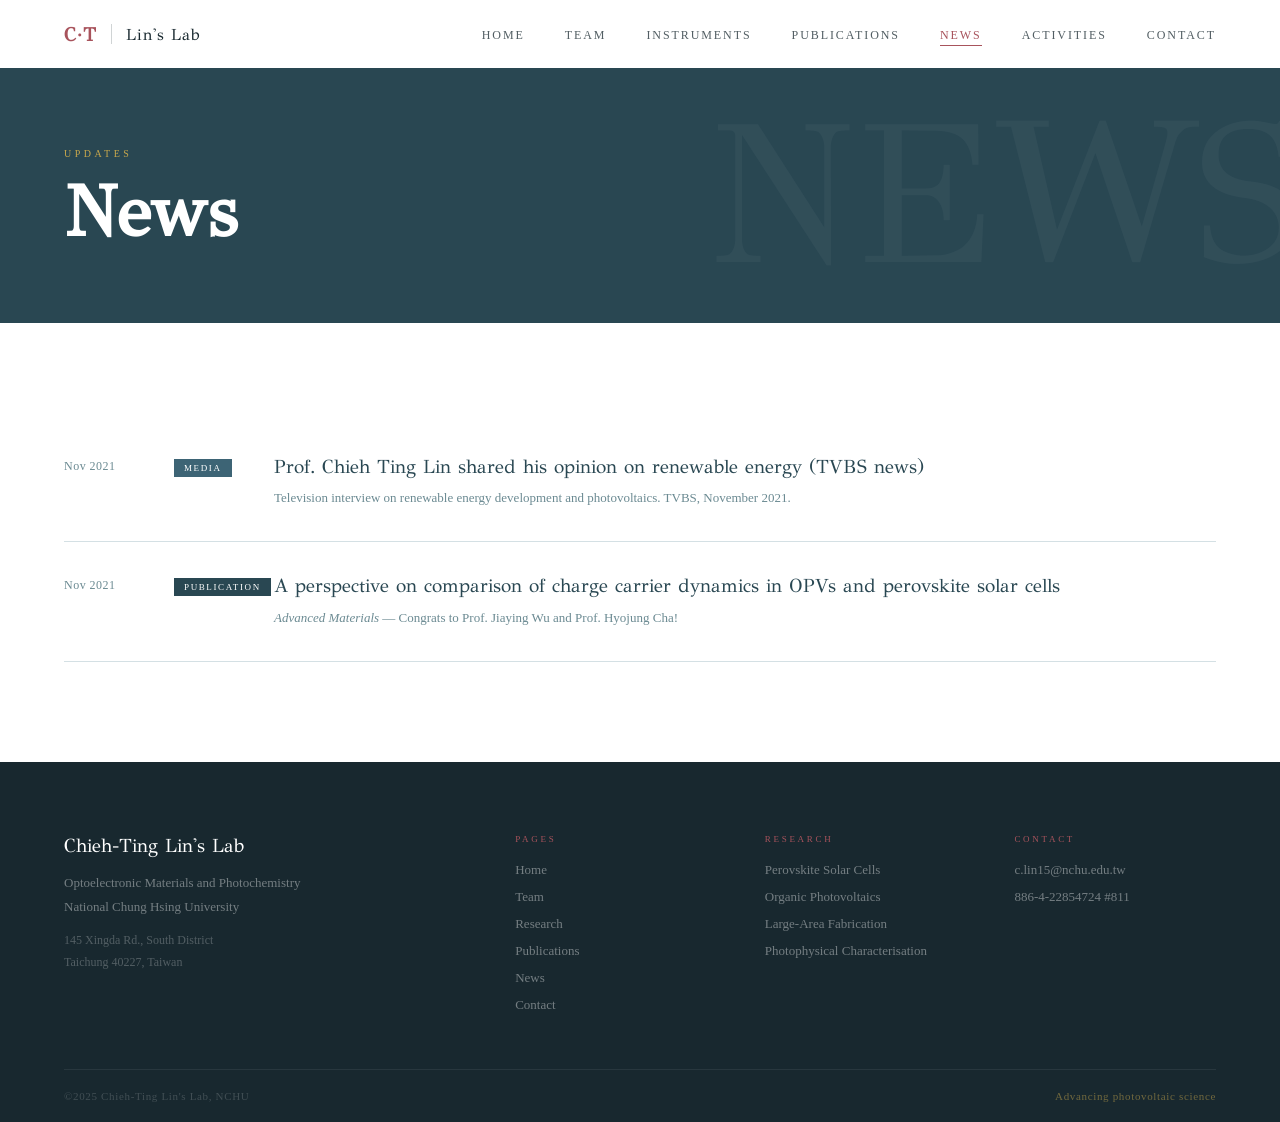
<file: news.html>
﻿<!DOCTYPE html>
<html lang="en">
<head>
<meta charset="UTF-8">
<meta name="viewport" content="width=device-width,initial-scale=1">
<title>News — Chieh-Ting Lin's Lab</title>
<style>

@import url('https://fonts.googleapis.com/css2?family=GFS+Didot&family=Cormorant+Garamond:ital,wght@0,400;0,600;1,400&display=swap');

:root {
  --teal:     #294752;
  --teal-d:   #1a2f38;
  --teal-l:   #3d6475;
  --rose:     #A8535C;
  --rose-l:   #c4717a;
  --tuscany:  #C9A84C;
  --tuscany-l:#e0c068;
  --white:    #FFFFFF;
  --off:      #F6F4F1;
  --light:    #EBF0F2;
  --ink:      #18282f;
  --muted:    #6b8a92;
  --border:   #d4e0e4;
  --font-d:   'GFS Didot', 'Times New Roman', serif;
  --font-b:   'Times New Roman', serif;
}

*,*::before,*::after{box-sizing:border-box;margin:0;padding:0}
html{scroll-behavior:smooth;font-size:16px}
body{font-family:var(--font-b);color:var(--ink);background:var(--white);overflow-x:hidden}
img{display:block;max-width:100%}
a{color:inherit;text-decoration:none}

/* ── NAV ───────────────────────────────────────── */
#navbar{
  position:fixed;top:0;left:0;right:0;z-index:200;
  transition:background .35s,box-shadow .35s,padding .35s;
  padding:0 64px; height:68px;
  display:flex;align-items:center;
}
#navbar.scrolled{
  background:rgba(255,255,255,0.96);
  box-shadow:0 1px 0 var(--border);
  backdrop-filter:blur(12px);
}
#navbar.dark-hero{ color:var(--white); }
#navbar.dark-hero.scrolled{ color:var(--ink); }

.nav-inner{
  display:flex;align-items:center;justify-content:space-between;
  width:100%;max-width:1400px;margin:0 auto;
}
.nav-logo{
  display:flex;align-items:center;gap:14px;
  font-family:var(--font-d);font-size:16px;letter-spacing:.04em;
  color:inherit;
}
.logo-ct{
  font-size:19px;color:var(--rose);letter-spacing:.06em;font-weight:bold;
}
.logo-sep{
  width:1px;height:20px;background:currentColor;opacity:.2;
}
.logo-lab{color:inherit;}

.nav-links{
  display:flex;gap:40px;list-style:none;
}
.nav-links a{
  font-family:var(--font-b);font-size:12px;
  letter-spacing:.16em;text-transform:uppercase;
  color:inherit;opacity:.75;transition:opacity .2s,color .2s;
  position:relative;padding-bottom:4px;
}
.nav-links a::after{
  content:'';position:absolute;bottom:0;left:0;
  width:0;height:1.5px;background:var(--rose);
  transition:width .25s;
}
.nav-links a:hover{opacity:1;}
.nav-links a:hover::after{ width:100%; }
.nav-links a.active{ opacity:1;color:var(--rose); }
.nav-links a.active::after{ width:100%;background:var(--rose); }

.nav-burger{
  display:none;flex-direction:column;gap:5px;
  background:none;border:none;cursor:pointer;padding:4px;
}
.nav-burger span{
  display:block;width:24px;height:1.5px;background:currentColor;
  transition:transform .25s,opacity .25s;
}

/* ── SCROLL REVEAL ─────────────────────────────── */
.reveal{
  opacity:0;transform:translateY(32px);
  transition:opacity .7s cubic-bezier(.22,1,.36,1),
             transform .7s cubic-bezier(.22,1,.36,1);
}
.reveal.visible{ opacity:1;transform:translateY(0); }
.reveal-left{
  opacity:0;transform:translateX(-40px);
  transition:opacity .7s cubic-bezier(.22,1,.36,1),
             transform .7s cubic-bezier(.22,1,.36,1);
}
.reveal-left.visible{ opacity:1;transform:translateX(0); }
.reveal-right{
  opacity:0;transform:translateX(40px);
  transition:opacity .7s cubic-bezier(.22,1,.36,1),
             transform .7s cubic-bezier(.22,1,.36,1);
}
.reveal-right.visible{ opacity:1;transform:translateX(0); }

.stagger-1{transition-delay:.08s}
.stagger-2{transition-delay:.16s}
.stagger-3{transition-delay:.24s}
.stagger-4{transition-delay:.32s}
.stagger-5{transition-delay:.40s}
.stagger-6{transition-delay:.48s}

/* ── SECTION SHELL ─────────────────────────────── */
.section{padding:100px 64px;}
.section-alt{background:var(--off);}
.section-dark{background:var(--teal);}
.section-inner{max-width:1200px;margin:0 auto;}

.eyebrow{
  font-size:10px;letter-spacing:.3em;text-transform:uppercase;
  color:var(--rose);margin-bottom:14px;display:block;
}
.eyebrow.light{color:var(--tuscany);}
.sec-title{
  font-family:var(--font-d);
  font-size:clamp(30px,3.5vw,46px);
  color:var(--teal);line-height:1.1;margin-bottom:18px;
}
.sec-title.light{color:var(--white);}
.sec-rule{
  width:40px;height:2px;background:var(--tuscany);margin-bottom:56px;
}

/* ── PLACEHOLDER IMG ───────────────────────────── */
.ph{
  display:flex;flex-direction:column;align-items:center;
  justify-content:center;gap:8px;
  background:var(--light);border:1px solid var(--border);
  color:var(--muted);font-size:11px;letter-spacing:.15em;
  text-transform:uppercase;
}
.ph-icon{font-size:28px;opacity:.3;}

/* ── FOOTER ────────────────────────────────────── */
footer{
  background:var(--ink);
  padding:72px 64px 0;
}
.footer-grid{
  display:grid;grid-template-columns:2fr 1fr 1fr 1fr;
  gap:48px;max-width:1200px;margin:0 auto;
  padding-bottom:56px;
  border-bottom:1px solid rgba(255,255,255,.07);
}
.footer-logo{
  font-family:var(--font-d);font-size:19px;
  color:var(--white);margin-bottom:14px;
}
.footer-tagline{font-size:13px;color:rgba(255,255,255,.4);line-height:1.8;margin-bottom:12px;}
.footer-address{font-size:12px;color:rgba(255,255,255,.25);line-height:1.8;}
.footer-heading{
  font-size:9px;letter-spacing:.3em;text-transform:uppercase;
  color:var(--rose);margin-bottom:18px;
}
.footer-links{list-style:none;display:flex;flex-direction:column;gap:11px;}
.footer-links a{font-size:13px;color:rgba(255,255,255,.4);transition:color .2s;}
.footer-links li{font-size:13px;color:rgba(255,255,255,.4);}
.footer-links a:hover{color:var(--white);}
.footer-bottom{
  max-width:1200px;margin:0 auto;
  display:flex;justify-content:space-between;align-items:center;
  padding:20px 0;
  font-size:11px;color:rgba(255,255,255,.18);letter-spacing:.06em;
}
.footer-tuscany{color:var(--tuscany);opacity:.5;}

/* ── SHARED JS ─────────────────────────────────── */


.page-hero{margin-top:68px;background:var(--teal);padding:80px 64px 72px;position:relative;overflow:hidden;}
.page-hero::after{content:'NEWS';position:absolute;right:-20px;top:50%;transform:translateY(-50%);font-family:var(--font-d);font-size:200px;color:rgba(255,255,255,.04);line-height:1;pointer-events:none;}
.page-hero-inner{max-width:1200px;margin:0 auto;}
.page-hero-eyebrow{font-size:10px;letter-spacing:.35em;text-transform:uppercase;color:var(--tuscany);margin-bottom:16px;}
.page-hero-title{font-family:var(--font-d);font-size:clamp(42px,6vw,72px);color:var(--white);line-height:1.05;}

.news-full{display:flex;flex-direction:column;gap:0;}
.news-row{
  display:grid;grid-template-columns:110px 100px 1fr;
  border-bottom:1px solid var(--border);
  padding:32px 0;transition:background .2s;
}
.news-row:hover{background:var(--off);margin:0 -24px;padding:32px 24px;}
.news-row-date{font-size:12px;color:var(--muted);padding-top:4px;letter-spacing:.04em;}
.news-row-tag-col{padding-top:2px;}
.news-row-tag{
  display:inline-block;font-size:9px;letter-spacing:.18em;
  text-transform:uppercase;padding:4px 10px;
  background:var(--rose);color:var(--white);
}
.news-row-tag.pub{background:var(--teal);}
.news-row-tag.award{background:var(--tuscany);color:var(--ink);}
.news-row-tag.event{background:var(--teal-l);}
.news-row-title{font-family:var(--font-d);font-size:19px;color:var(--teal);margin-bottom:8px;line-height:1.3;}
.news-row-body{font-size:13px;color:var(--muted);line-height:1.7;}

</style>
<link rel="stylesheet" href="mobile.css">
</head>
<body data-page="news" class="">


<nav id="navbar">
  <div class="nav-inner">
    <a href="index.html" class="nav-logo">
      <span class="logo-ct">C·T</span>
      <span class="logo-sep"></span>
      <span class="logo-lab">Lin's Lab</span>
    </a>
    <button class="nav-burger" onclick="toggleMobile()" aria-label="menu">
      <span></span><span></span><span></span>
    </button>
    <ul class="nav-links" id="navLinks">
      <li><a href="index.html"        data-page="home">Home</a></li>
      <li><a href="team.html"         data-page="team">Team</a></li>
      <li><a href="instruments.html"  data-page="instruments">Instruments</a></li>
      <li><a href="publications.html" data-page="publications">Publications</a></li>
      <li><a href="news.html"         data-page="news">News</a></li>
      <li><a href="activities.html"   data-page="activities">Activities</a></li>
      <li><a href="contact.html"      data-page="contact">Contact</a></li>
    </ul>
  </div>
</nav>



<div class="page-hero">
  <div class="page-hero-inner">
    <div class="page-hero-eyebrow reveal">Updates</div>
    <h1 class="page-hero-title reveal stagger-1">News</h1>
  </div>
</div>
<div class="section">
  <div class="section-inner">
    <div class="news-full">
      <div class="news-row reveal">
        <div class="news-row-date">Nov 2021</div>
        <div class="news-row-tag-col"><span class="news-row-tag event">Media</span></div>
        <div>
          <div class="news-row-title"><a href="https://www.youtube.com/watch?v=zfAZMhCCLCg" target="_blank" rel="noopener" style="color:inherit;">Prof. Chieh Ting Lin shared his opinion on renewable energy (TVBS news)</a></div>
          <div class="news-row-body">Television interview on renewable energy development and photovoltaics. TVBS, November 2021.</div>
        </div>
      </div>
      <div class="news-row reveal stagger-1">
        <div class="news-row-date">Nov 2021</div>
        <div class="news-row-tag-col"><span class="news-row-tag pub">Publication</span></div>
        <div>
          <div class="news-row-title"><a href="https://onlinelibrary.wiley.com/doi/full/10.1002/adma.202101833" target="_blank" rel="noopener" style="color:inherit;">A perspective on comparison of charge carrier dynamics in OPVs and perovskite solar cells</a></div>
          <div class="news-row-body"><em>Advanced Materials</em> — Congrats to Prof. Jiaying Wu and Prof. Hyojung Cha!</div>
        </div>
      </div>
    </div>
  </div>
</div>


<footer>
  <div class="footer-grid">
    <div class="footer-brand-col">
      <div class="footer-logo">Chieh-Ting Lin's Lab</div>
      <p class="footer-tagline">Optoelectronic Materials and Photochemistry<br>National Chung Hsing University</p>
      <p class="footer-address">145 Xingda Rd., South District<br>Taichung 40227, Taiwan</p>
    </div>
    <div>
      <div class="footer-heading">Pages</div>
      <ul class="footer-links">
        <li><a href="index.html">Home</a></li>
        <li><a href="team.html">Team</a></li>
        <li><a href="research.html">Research</a></li>
        <li><a href="publications.html">Publications</a></li>
        <li><a href="news.html">News</a></li>
        <li><a href="contact.html">Contact</a></li>
      </ul>
    </div>
    <div>
      <div class="footer-heading">Research</div>
      <ul class="footer-links">
        <li>Perovskite Solar Cells</li>
        <li>Organic Photovoltaics</li>
        <li>Large-Area Fabrication</li>
        <li>Photophysical Characterisation</li>
      </ul>
    </div>
    <div>
      <div class="footer-heading">Contact</div>
      <ul class="footer-links">
        <li><a href="mailto:c.lin15@nchu.edu.tw">c.lin15@nchu.edu.tw</a></li>
        <li><a href="#">886-4-22854724 #811</a></li>
      </ul>
    </div>
  </div>
  <div class="footer-bottom">
    <span>©2025 Chieh-Ting Lin's Lab, NCHU</span>
    <span class="footer-tuscany">Advancing photovoltaic science</span>
  </div>
</footer>

<script>
// Nav scroll state
const navbar = document.getElementById('navbar');
const isDark = navbar.classList.contains('dark-hero');
function onScroll(){
  if(window.scrollY > 40){
    navbar.classList.add('scrolled');
  } else {
    navbar.classList.remove('scrolled');
  }
}
window.addEventListener('scroll', onScroll, {passive:true});
onScroll();

// Active nav link
const page = document.body.dataset.page;
document.querySelectorAll('.nav-links a').forEach(a=>{
  if(a.dataset.page===page) a.classList.add('active');
});

// Mobile menu
function toggleMobile(){
  document.getElementById('navLinks').classList.toggle('open');
}

// Scroll reveal
const ro = new IntersectionObserver((entries)=>{
  entries.forEach(e=>{
    if(e.isIntersecting){
      e.target.classList.add('visible');
      ro.unobserve(e.target);
    }
  });
},{threshold:.12});
document.querySelectorAll('.reveal,.reveal-left,.reveal-right').forEach(el=>ro.observe(el));
</script>
<script src="mobile.js"></script>
</body>
</html>
</file>
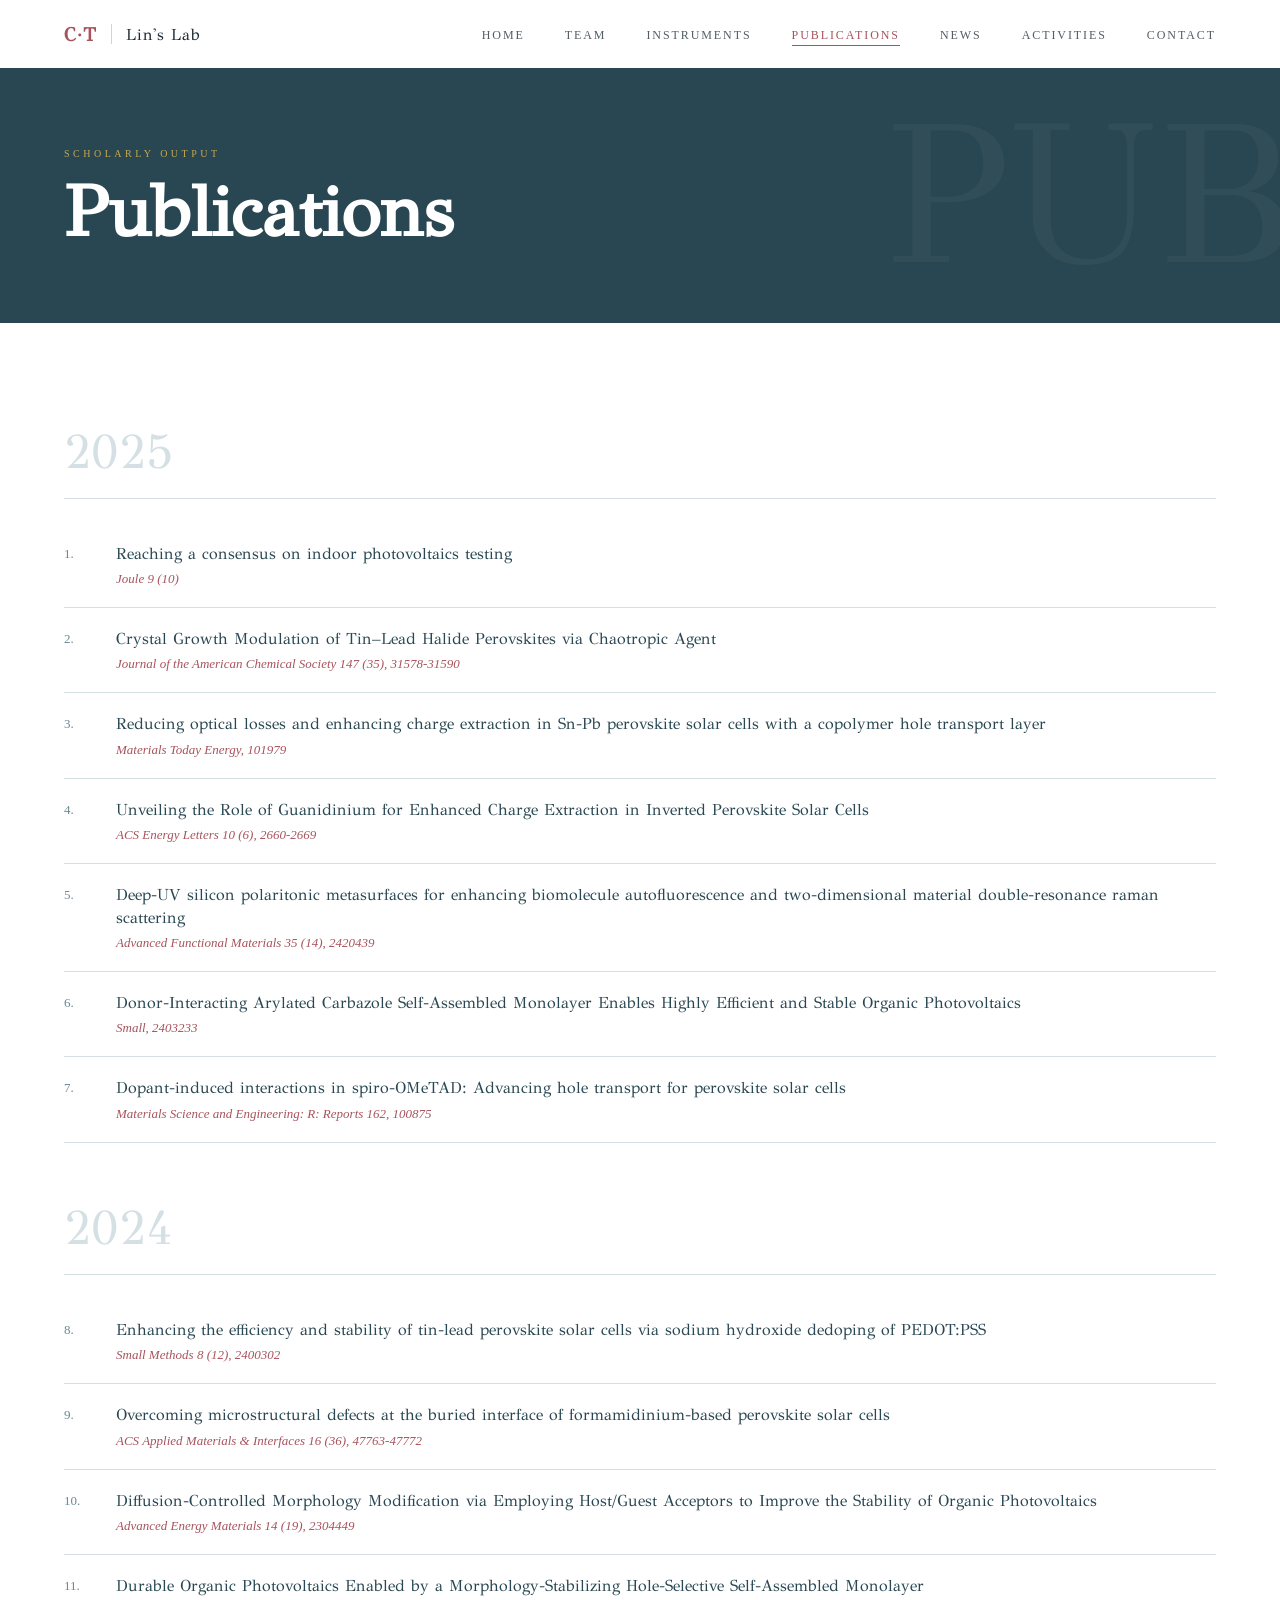
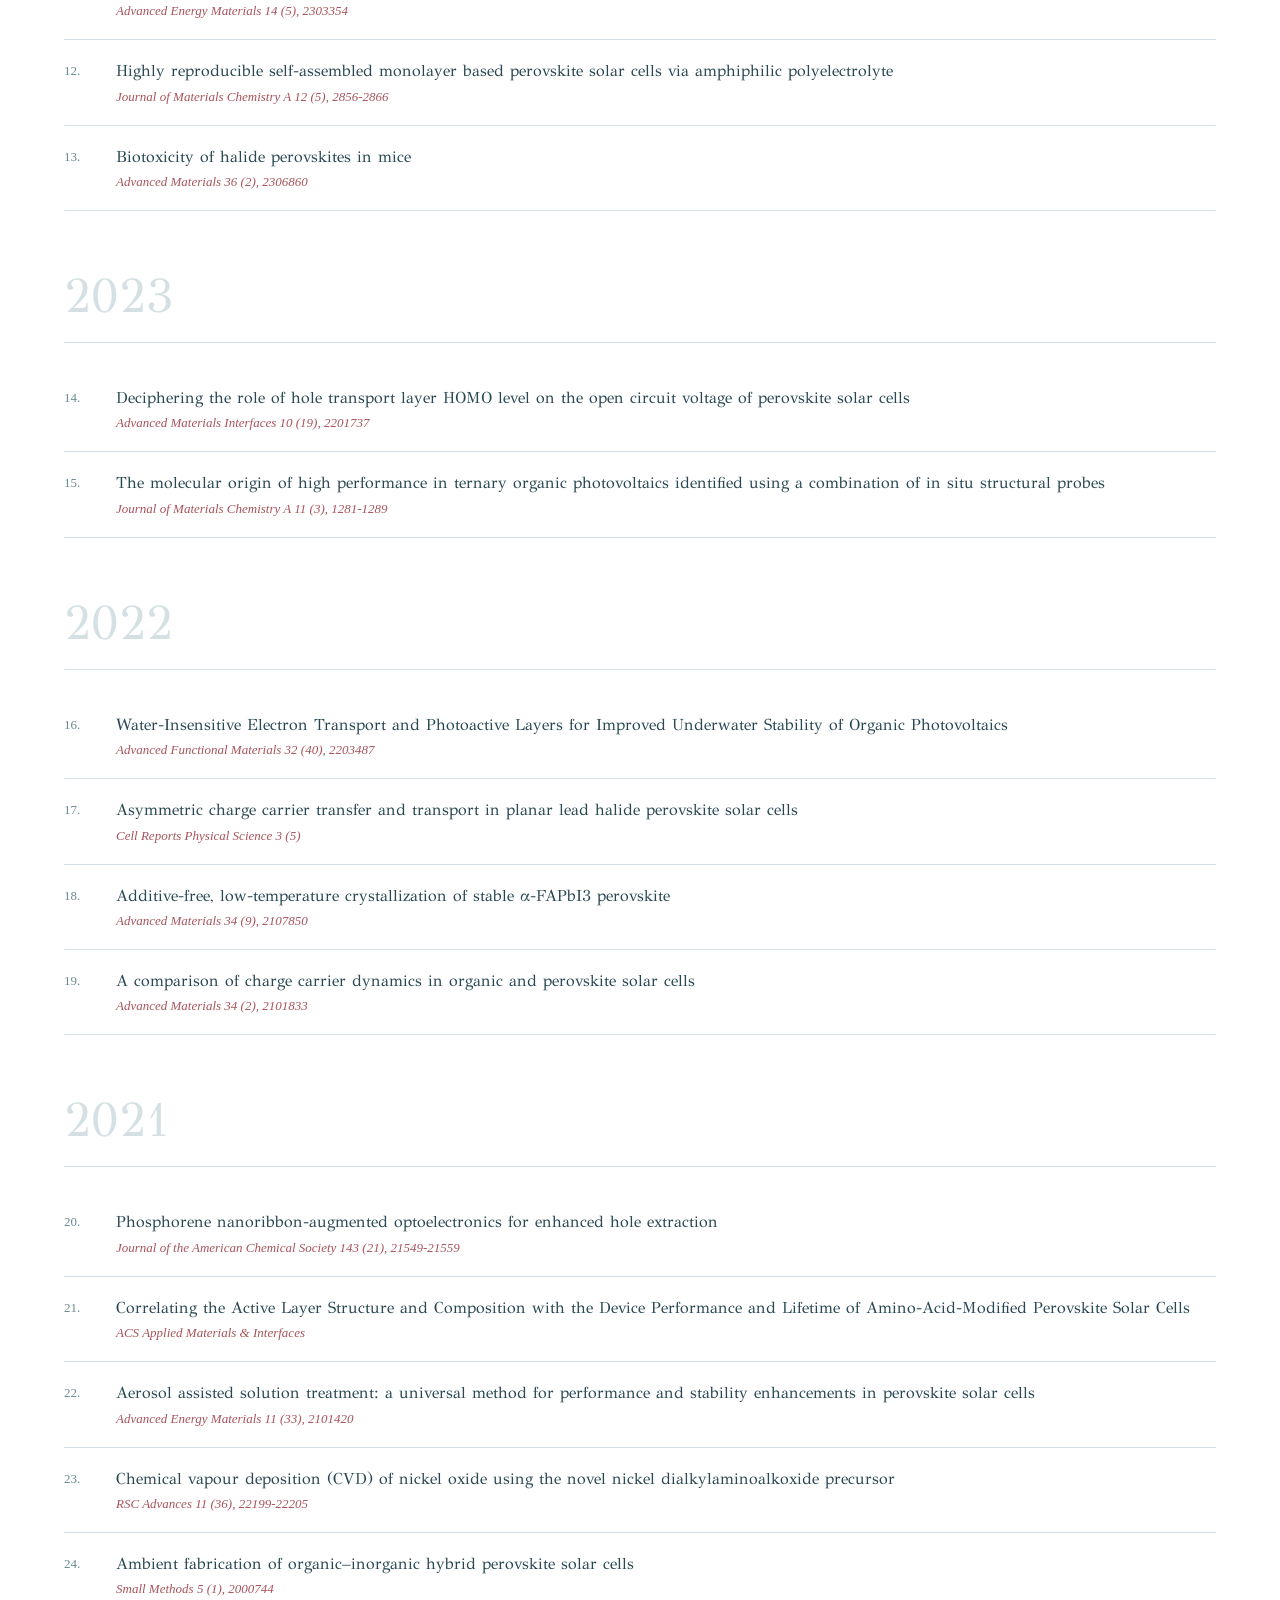
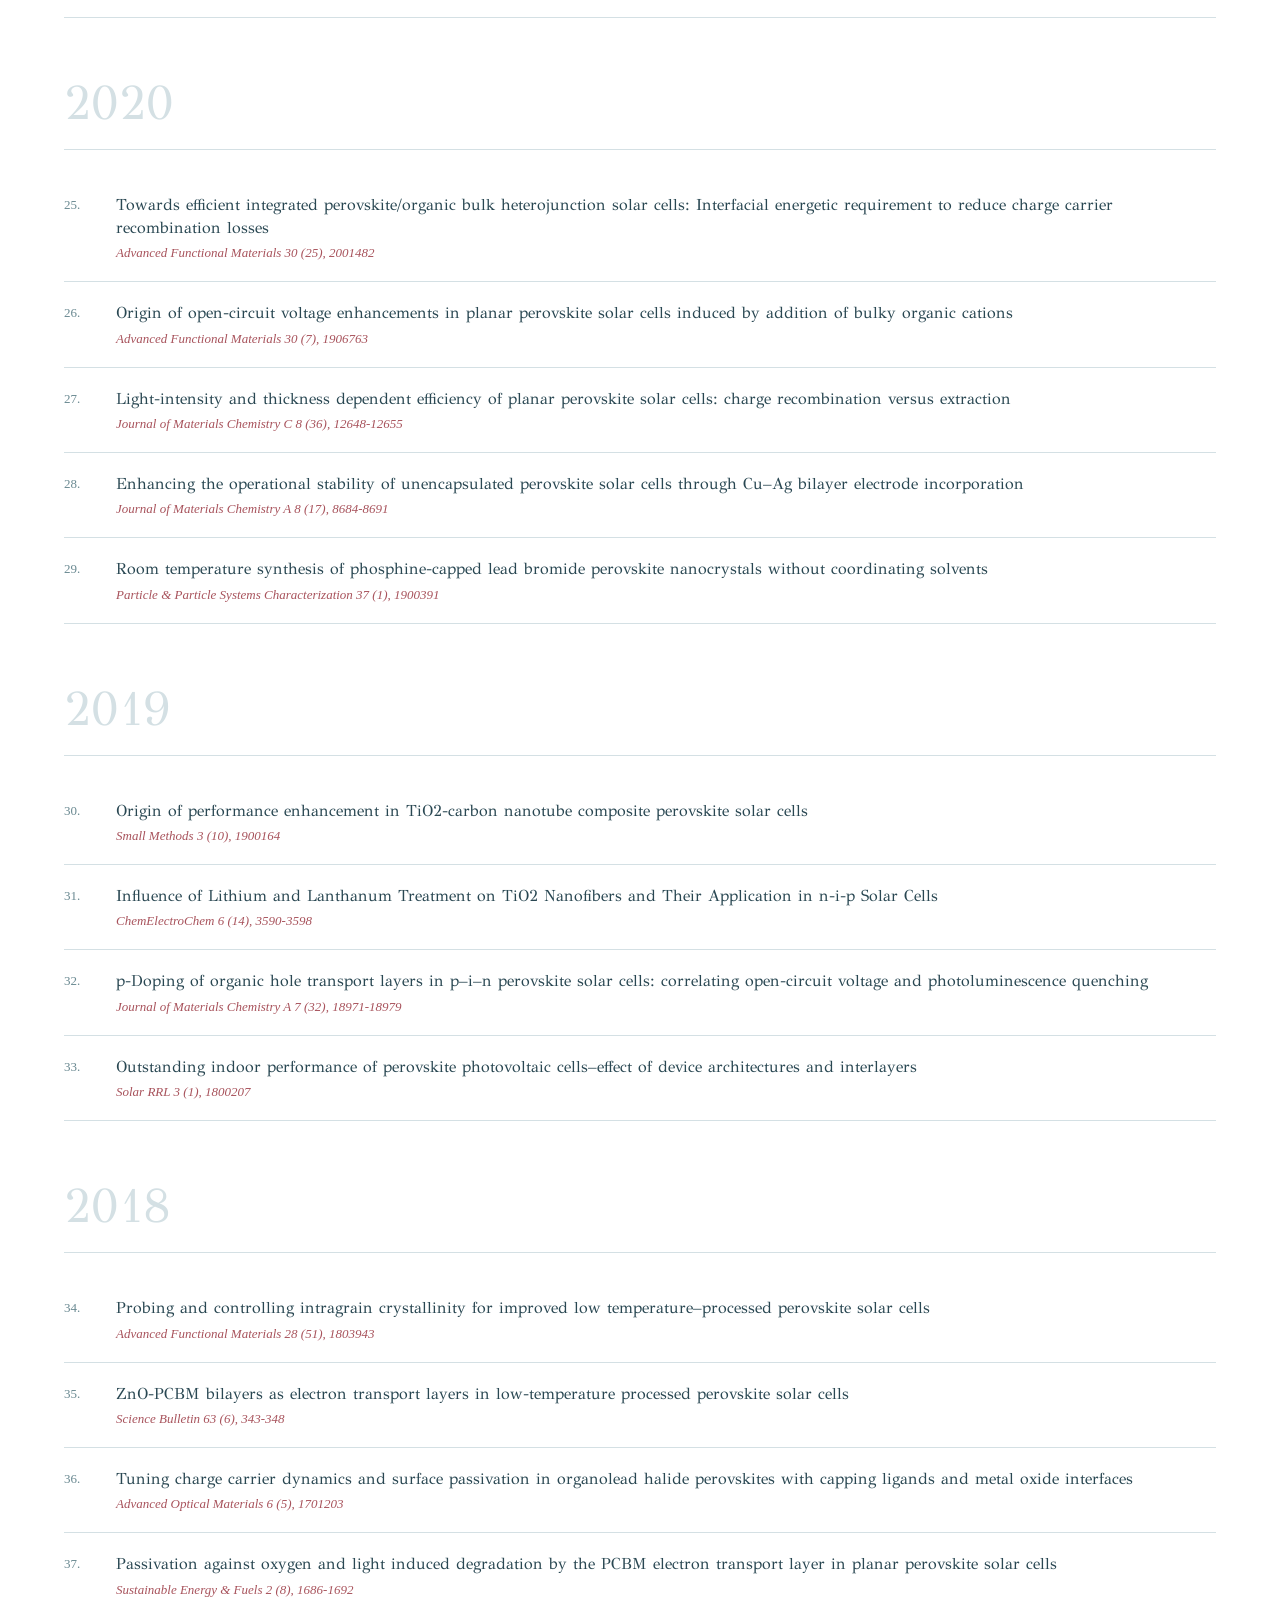
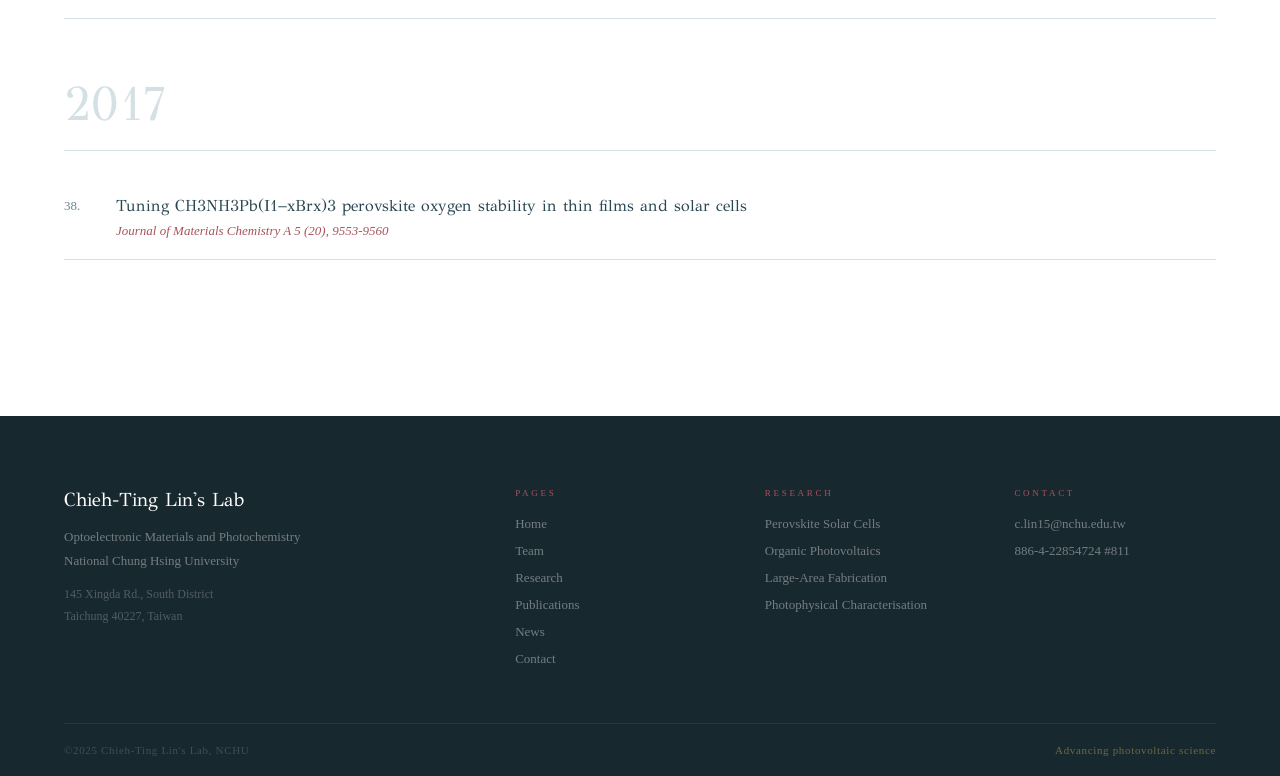
<file: publications.html>
﻿<!DOCTYPE html>
<html lang="en">
<head>
<meta charset="UTF-8">
<meta name="viewport" content="width=device-width,initial-scale=1">
<title>Publications — Chieh-Ting Lin's Lab</title>
<style>

@import url('https://fonts.googleapis.com/css2?family=GFS+Didot&family=Cormorant+Garamond:ital,wght@0,400;0,600;1,400&display=swap');

:root {
  --teal:     #294752;
  --teal-d:   #1a2f38;
  --teal-l:   #3d6475;
  --rose:     #A8535C;
  --rose-l:   #c4717a;
  --tuscany:  #C9A84C;
  --tuscany-l:#e0c068;
  --white:    #FFFFFF;
  --off:      #F6F4F1;
  --light:    #EBF0F2;
  --ink:      #18282f;
  --muted:    #6b8a92;
  --border:   #d4e0e4;
  --font-d:   'GFS Didot', 'Times New Roman', serif;
  --font-b:   'Times New Roman', serif;
}

*,*::before,*::after{box-sizing:border-box;margin:0;padding:0}
html{scroll-behavior:smooth;font-size:16px}
body{font-family:var(--font-b);color:var(--ink);background:var(--white);overflow-x:hidden}
img{display:block;max-width:100%}
a{color:inherit;text-decoration:none}

/* ── NAV ───────────────────────────────────────── */
#navbar{
  position:fixed;top:0;left:0;right:0;z-index:200;
  transition:background .35s,box-shadow .35s,padding .35s;
  padding:0 64px; height:68px;
  display:flex;align-items:center;
}
#navbar.scrolled{
  background:rgba(255,255,255,0.96);
  box-shadow:0 1px 0 var(--border);
  backdrop-filter:blur(12px);
}
#navbar.dark-hero{ color:var(--white); }
#navbar.dark-hero.scrolled{ color:var(--ink); }

.nav-inner{
  display:flex;align-items:center;justify-content:space-between;
  width:100%;max-width:1400px;margin:0 auto;
}
.nav-logo{
  display:flex;align-items:center;gap:14px;
  font-family:var(--font-d);font-size:16px;letter-spacing:.04em;
  color:inherit;
}
.logo-ct{
  font-size:19px;color:var(--rose);letter-spacing:.06em;font-weight:bold;
}
.logo-sep{
  width:1px;height:20px;background:currentColor;opacity:.2;
}
.logo-lab{color:inherit;}

.nav-links{
  display:flex;gap:40px;list-style:none;
}
.nav-links a{
  font-family:var(--font-b);font-size:12px;
  letter-spacing:.16em;text-transform:uppercase;
  color:inherit;opacity:.75;transition:opacity .2s,color .2s;
  position:relative;padding-bottom:4px;
}
.nav-links a::after{
  content:'';position:absolute;bottom:0;left:0;
  width:0;height:1.5px;background:var(--rose);
  transition:width .25s;
}
.nav-links a:hover{opacity:1;}
.nav-links a:hover::after{ width:100%; }
.nav-links a.active{ opacity:1;color:var(--rose); }
.nav-links a.active::after{ width:100%;background:var(--rose); }

.nav-burger{
  display:none;flex-direction:column;gap:5px;
  background:none;border:none;cursor:pointer;padding:4px;
}
.nav-burger span{
  display:block;width:24px;height:1.5px;background:currentColor;
  transition:transform .25s,opacity .25s;
}

/* ── SCROLL REVEAL ─────────────────────────────── */
.reveal{
  opacity:0;transform:translateY(32px);
  transition:opacity .7s cubic-bezier(.22,1,.36,1),
             transform .7s cubic-bezier(.22,1,.36,1);
}
.reveal.visible{ opacity:1;transform:translateY(0); }
.reveal-left{
  opacity:0;transform:translateX(-40px);
  transition:opacity .7s cubic-bezier(.22,1,.36,1),
             transform .7s cubic-bezier(.22,1,.36,1);
}
.reveal-left.visible{ opacity:1;transform:translateX(0); }
.reveal-right{
  opacity:0;transform:translateX(40px);
  transition:opacity .7s cubic-bezier(.22,1,.36,1),
             transform .7s cubic-bezier(.22,1,.36,1);
}
.reveal-right.visible{ opacity:1;transform:translateX(0); }

.stagger-1{transition-delay:.08s}
.stagger-2{transition-delay:.16s}
.stagger-3{transition-delay:.24s}
.stagger-4{transition-delay:.32s}
.stagger-5{transition-delay:.40s}
.stagger-6{transition-delay:.48s}

/* ── SECTION SHELL ─────────────────────────────── */
.section{padding:100px 64px;}
.section-alt{background:var(--off);}
.section-dark{background:var(--teal);}
.section-inner{max-width:1200px;margin:0 auto;}

.eyebrow{
  font-size:10px;letter-spacing:.3em;text-transform:uppercase;
  color:var(--rose);margin-bottom:14px;display:block;
}
.eyebrow.light{color:var(--tuscany);}
.sec-title{
  font-family:var(--font-d);
  font-size:clamp(30px,3.5vw,46px);
  color:var(--teal);line-height:1.1;margin-bottom:18px;
}
.sec-title.light{color:var(--white);}
.sec-rule{
  width:40px;height:2px;background:var(--tuscany);margin-bottom:56px;
}

/* ── PLACEHOLDER IMG ───────────────────────────── */
.ph{
  display:flex;flex-direction:column;align-items:center;
  justify-content:center;gap:8px;
  background:var(--light);border:1px solid var(--border);
  color:var(--muted);font-size:11px;letter-spacing:.15em;
  text-transform:uppercase;
}
.ph-icon{font-size:28px;opacity:.3;}

/* ── FOOTER ────────────────────────────────────── */
footer{
  background:var(--ink);
  padding:72px 64px 0;
}
.footer-grid{
  display:grid;grid-template-columns:2fr 1fr 1fr 1fr;
  gap:48px;max-width:1200px;margin:0 auto;
  padding-bottom:56px;
  border-bottom:1px solid rgba(255,255,255,.07);
}
.footer-logo{
  font-family:var(--font-d);font-size:19px;
  color:var(--white);margin-bottom:14px;
}
.footer-tagline{font-size:13px;color:rgba(255,255,255,.4);line-height:1.8;margin-bottom:12px;}
.footer-address{font-size:12px;color:rgba(255,255,255,.25);line-height:1.8;}
.footer-heading{
  font-size:9px;letter-spacing:.3em;text-transform:uppercase;
  color:var(--rose);margin-bottom:18px;
}
.footer-links{list-style:none;display:flex;flex-direction:column;gap:11px;}
.footer-links a{font-size:13px;color:rgba(255,255,255,.4);transition:color .2s;}
.footer-links li{font-size:13px;color:rgba(255,255,255,.4);}
.footer-links a:hover{color:var(--white);}
.footer-bottom{
  max-width:1200px;margin:0 auto;
  display:flex;justify-content:space-between;align-items:center;
  padding:20px 0;
  font-size:11px;color:rgba(255,255,255,.18);letter-spacing:.06em;
}
.footer-tuscany{color:var(--tuscany);opacity:.5;}

/* ── SHARED JS ─────────────────────────────────── */


.page-hero{margin-top:68px;background:var(--teal);padding:80px 64px 72px;position:relative;overflow:hidden;}
.page-hero::after{content:'PUB';position:absolute;right:-20px;top:50%;transform:translateY(-50%);font-family:var(--font-d);font-size:200px;color:rgba(255,255,255,.04);line-height:1;pointer-events:none;}
.page-hero-inner{max-width:1200px;margin:0 auto;}
.page-hero-eyebrow{font-size:10px;letter-spacing:.35em;text-transform:uppercase;color:var(--tuscany);margin-bottom:16px;}
.page-hero-title{font-family:var(--font-d);font-size:clamp(42px,6vw,72px);color:var(--white);line-height:1.05;}

.pub-year-block{margin-bottom:56px;}
.pub-year-label{
  font-family:var(--font-d);font-size:48px;color:var(--border);
  border-bottom:1px solid var(--border);padding-bottom:16px;margin-bottom:24px;
}
.pub-item{
  display:grid;grid-template-columns:32px 1fr;gap:20px;
  padding:20px 0;border-bottom:1px solid var(--border);
}
.pub-num{font-size:13px;color:var(--muted);padding-top:3px;}
.pub-title{font-family:var(--font-d);font-size:16px;color:var(--teal);margin-bottom:6px;line-height:1.4;}
.pub-authors{font-size:13px;color:var(--muted);margin-bottom:4px;}
.pub-journal{font-size:13px;color:var(--rose);font-style:italic;}
.pub-doi{font-size:11px;color:var(--muted);letter-spacing:.04em;}
.pub-doi a{color:var(--teal);transition:color .2s;}
.pub-doi a:hover{color:var(--rose);}
.pub-title a{color:inherit;text-decoration:none;transition:color .2s;}
.pub-title a:hover{color:var(--rose);}

</style>
<link rel="stylesheet" href="mobile.css">
</head>
<body data-page="publications" class="">


<nav id="navbar">
  <div class="nav-inner">
    <a href="index.html" class="nav-logo">
      <span class="logo-ct">C·T</span>
      <span class="logo-sep"></span>
      <span class="logo-lab">Lin's Lab</span>
    </a>
    <button class="nav-burger" onclick="toggleMobile()" aria-label="menu">
      <span></span><span></span><span></span>
    </button>
    <ul class="nav-links" id="navLinks">
      <li><a href="index.html"        data-page="home">Home</a></li>
      <li><a href="team.html"         data-page="team">Team</a></li>
      <li><a href="instruments.html"  data-page="instruments">Instruments</a></li>
      <li><a href="publications.html" data-page="publications">Publications</a></li>
      <li><a href="news.html"         data-page="news">News</a></li>
      <li><a href="activities.html"   data-page="activities">Activities</a></li>
      <li><a href="contact.html"      data-page="contact">Contact</a></li>
    </ul>
  </div>
</nav>



<div class="page-hero">
  <div class="page-hero-inner">
    <div class="page-hero-eyebrow reveal">Scholarly Output</div>
    <h1 class="page-hero-title reveal stagger-1">Publications</h1>
  </div>
</div>
<div class="section">
  <div class="section-inner">

    <div class="pub-year-block reveal">
      <div class="pub-year-label">2025</div>
      <div class="pub-item">
        <div class="pub-num">1.</div>
        <div>
          <div class="pub-title"><a href="https://www.cell.com/joule/fulltext/S2542-4351(25)00308-3" target="_blank">Reaching a consensus on indoor photovoltaics testing</a></div>
          <div class="pub-journal">Joule 9 (10)</div>
        </div>
      </div>
      <div class="pub-item">
        <div class="pub-num">2.</div>
        <div>
          <div class="pub-title"><a href="https://pubs.acs.org/doi/full/10.1021/jacs.5c05772" target="_blank">Crystal Growth Modulation of Tin–Lead Halide Perovskites via Chaotropic Agent</a></div>
          <div class="pub-journal">Journal of the American Chemical Society 147 (35), 31578-31590</div>
        </div>
      </div>
      <div class="pub-item">
        <div class="pub-num">3.</div>
        <div>
          <div class="pub-title">Reducing optical losses and enhancing charge extraction in Sn-Pb perovskite solar cells with a copolymer hole transport layer</div>
          <div class="pub-journal">Materials Today Energy, 101979</div>
        </div>
      </div>
      <div class="pub-item">
        <div class="pub-num">4.</div>
        <div>
          <div class="pub-title"><a href="https://pubs.acs.org/doi/full/10.1021/acsenergylett.5c00469" target="_blank">Unveiling the Role of Guanidinium for Enhanced Charge Extraction in Inverted Perovskite Solar Cells</a></div>
          <div class="pub-journal">ACS Energy Letters 10 (6), 2660-2669</div>
        </div>
      </div>
      <div class="pub-item">
        <div class="pub-num">5.</div>
        <div>
          <div class="pub-title"><a href="https://arxiv.org/pdf/2501.00764" target="_blank">Deep-UV silicon polaritonic metasurfaces for enhancing biomolecule autofluorescence and two-dimensional material double-resonance raman scattering</a></div>
          <div class="pub-journal">Advanced Functional Materials 35 (14), 2420439</div>
        </div>
      </div>
      <div class="pub-item">
        <div class="pub-num">6.</div>
        <div>
          <div class="pub-title">Donor-Interacting Arylated Carbazole Self-Assembled Monolayer Enables Highly Efficient and Stable Organic Photovoltaics</div>
          <div class="pub-journal">Small, 2403233</div>
        </div>
      </div>
      <div class="pub-item">
        <div class="pub-num">7.</div>
        <div>
          <div class="pub-title"><a href="https://www.sciencedirect.com/science/article/pii/S0927796X24001050" target="_blank">Dopant-induced interactions in spiro-OMeTAD: Advancing hole transport for perovskite solar cells</a></div>
          <div class="pub-journal">Materials Science and Engineering: R: Reports 162, 100875</div>
        </div>
      </div>
    </div>

    <div class="pub-year-block reveal stagger-1">
      <div class="pub-year-label">2024</div>
      <div class="pub-item">
        <div class="pub-num">8.</div>
        <div>
          <div class="pub-title"><a href="https://discovery.ucl.ac.uk/id/eprint/10193339/3/Macdonald_Cleaned%20manuscript-production.pdf" target="_blank">Enhancing the efficiency and stability of tin-lead perovskite solar cells via sodium hydroxide dedoping of PEDOT:PSS</a></div>
          <div class="pub-journal">Small Methods 8 (12), 2400302</div>
        </div>
      </div>
      <div class="pub-item">
        <div class="pub-num">9.</div>
        <div>
          <div class="pub-title"><a href="https://pubs.acs.org/doi/pdf/10.1021/acsami.4c11052" target="_blank">Overcoming microstructural defects at the buried interface of formamidinium-based perovskite solar cells</a></div>
          <div class="pub-journal">ACS Applied Materials &amp; Interfaces 16 (36), 47763-47772</div>
        </div>
      </div>
      <div class="pub-item">
        <div class="pub-num">10.</div>
        <div>
          <div class="pub-title">Diffusion-Controlled Morphology Modification via Employing Host/Guest Acceptors to Improve the Stability of Organic Photovoltaics</div>
          <div class="pub-journal">Advanced Energy Materials 14 (19), 2304449</div>
        </div>
      </div>
      <div class="pub-item">
        <div class="pub-num">11.</div>
        <div>
          <div class="pub-title">Durable Organic Photovoltaics Enabled by a Morphology-Stabilizing Hole-Selective Self-Assembled Monolayer</div>
          <div class="pub-journal">Advanced Energy Materials 14 (5), 2303354</div>
        </div>
      </div>
      <div class="pub-item">
        <div class="pub-num">12.</div>
        <div>
          <div class="pub-title">Highly reproducible self-assembled monolayer based perovskite solar cells via amphiphilic polyelectrolyte</div>
          <div class="pub-journal">Journal of Materials Chemistry A 12 (5), 2856-2866</div>
        </div>
      </div>
      <div class="pub-item">
        <div class="pub-num">13.</div>
        <div>
          <div class="pub-title"><a href="https://advanced.onlinelibrary.wiley.com/doi/full/10.1002/adma.202306860" target="_blank">Biotoxicity of halide perovskites in mice</a></div>
          <div class="pub-journal">Advanced Materials 36 (2), 2306860</div>
        </div>
      </div>
    </div>

    <div class="pub-year-block reveal stagger-2">
      <div class="pub-year-label">2023</div>
      <div class="pub-item">
        <div class="pub-num">14.</div>
        <div>
          <div class="pub-title"><a href="https://advanced.onlinelibrary.wiley.com/doi/pdf/10.1002/admi.202201737" target="_blank">Deciphering the role of hole transport layer HOMO level on the open circuit voltage of perovskite solar cells</a></div>
          <div class="pub-journal">Advanced Materials Interfaces 10 (19), 2201737</div>
        </div>
      </div>
      <div class="pub-item">
        <div class="pub-num">15.</div>
        <div>
          <div class="pub-title"><a href="https://pubs.rsc.org/de-at/content/articlepdf/2023/ta/d2ta07209b" target="_blank">The molecular origin of high performance in ternary organic photovoltaics identified using a combination of in situ structural probes</a></div>
          <div class="pub-journal">Journal of Materials Chemistry A 11 (3), 1281-1289</div>
        </div>
      </div>
    </div>

    <div class="pub-year-block reveal stagger-3">
      <div class="pub-year-label">2022</div>
      <div class="pub-item">
        <div class="pub-num">16.</div>
        <div>
          <div class="pub-title">Water-Insensitive Electron Transport and Photoactive Layers for Improved Underwater Stability of Organic Photovoltaics</div>
          <div class="pub-journal">Advanced Functional Materials 32 (40), 2203487</div>
        </div>
      </div>
      <div class="pub-item">
        <div class="pub-num">17.</div>
        <div>
          <div class="pub-title"><a href="https://www.cell.com/cell-reports-physical-science/pdf/S2666-3864(22)00168-0.pdf" target="_blank">Asymmetric charge carrier transfer and transport in planar lead halide perovskite solar cells</a></div>
          <div class="pub-journal">Cell Reports Physical Science 3 (5)</div>
        </div>
      </div>
      <div class="pub-item">
        <div class="pub-num">18.</div>
        <div>
          <div class="pub-title"><a href="https://advanced.onlinelibrary.wiley.com/doi/pdf/10.1002/adma.202107850" target="_blank">Additive-free, low-temperature crystallization of stable α-FAPbI3 perovskite</a></div>
          <div class="pub-journal">Advanced Materials 34 (9), 2107850</div>
        </div>
      </div>
      <div class="pub-item">
        <div class="pub-num">19.</div>
        <div>
          <div class="pub-title"><a href="https://advanced.onlinelibrary.wiley.com/doi/pdf/10.1002/adma.202101833" target="_blank">A comparison of charge carrier dynamics in organic and perovskite solar cells</a></div>
          <div class="pub-journal">Advanced Materials 34 (2), 2101833</div>
        </div>
      </div>
    </div>

    <div class="pub-year-block reveal stagger-4">
      <div class="pub-year-label">2021</div>
      <div class="pub-item">
        <div class="pub-num">20.</div>
        <div>
          <div class="pub-title"><a href="https://openresearch.surrey.ac.uk/esploro/fulltext/journalArticle/Phosphorene-Nanoribbon-Augmented-Optoelectronics-for-Enhanced-Hole/99620865702346" target="_blank">Phosphorene nanoribbon-augmented optoelectronics for enhanced hole extraction</a></div>
          <div class="pub-journal">Journal of the American Chemical Society 143 (21), 21549-21559</div>
        </div>
      </div>
      <div class="pub-item">
        <div class="pub-num">21.</div>
        <div>
          <div class="pub-title">Correlating the Active Layer Structure and Composition with the Device Performance and Lifetime of Amino-Acid-Modified Perovskite Solar Cells</div>
          <div class="pub-journal">ACS Applied Materials &amp; Interfaces</div>
        </div>
      </div>
      <div class="pub-item">
        <div class="pub-num">22.</div>
        <div>
          <div class="pub-title"><a href="https://advanced.onlinelibrary.wiley.com/doi/full/10.1002/aenm.202101420" target="_blank">Aerosol assisted solution treatment: a universal method for performance and stability enhancements in perovskite solar cells</a></div>
          <div class="pub-journal">Advanced Energy Materials 11 (33), 2101420</div>
        </div>
      </div>
      <div class="pub-item">
        <div class="pub-num">23.</div>
        <div>
          <div class="pub-title"><a href="https://pubs.rsc.org/en/content/articlepdf/2021/ra/d1ra03263a" target="_blank">Chemical vapour deposition (CVD) of nickel oxide using the novel nickel dialkylaminoalkoxide precursor</a></div>
          <div class="pub-journal">RSC Advances 11 (36), 22199-22205</div>
        </div>
      </div>
      <div class="pub-item">
        <div class="pub-num">24.</div>
        <div>
          <div class="pub-title"><a href="https://onlinelibrary.wiley.com/doi/full/10.1002/smtd.202000744" target="_blank">Ambient fabrication of organic–inorganic hybrid perovskite solar cells</a></div>
          <div class="pub-journal">Small Methods 5 (1), 2000744</div>
        </div>
      </div>
    </div>

    <div class="pub-year-block reveal stagger-5">
      <div class="pub-year-label">2020</div>
      <div class="pub-item">
        <div class="pub-num">25.</div>
        <div>
          <div class="pub-title"><a href="https://advanced.onlinelibrary.wiley.com/doi/pdf/10.1002/adfm.202001482" target="_blank">Towards efficient integrated perovskite/organic bulk heterojunction solar cells: Interfacial energetic requirement to reduce charge carrier recombination losses</a></div>
          <div class="pub-journal">Advanced Functional Materials 30 (25), 2001482</div>
        </div>
      </div>
      <div class="pub-item">
        <div class="pub-num">26.</div>
        <div>
          <div class="pub-title">Origin of open-circuit voltage enhancements in planar perovskite solar cells induced by addition of bulky organic cations</div>
          <div class="pub-journal">Advanced Functional Materials 30 (7), 1906763</div>
        </div>
      </div>
      <div class="pub-item">
        <div class="pub-num">27.</div>
        <div>
          <div class="pub-title"><a href="https://pubs.rsc.org/en/content/articlehtml/2020/tc/d0tc03390a" target="_blank">Light-intensity and thickness dependent efficiency of planar perovskite solar cells: charge recombination versus extraction</a></div>
          <div class="pub-journal">Journal of Materials Chemistry C 8 (36), 12648-12655</div>
        </div>
      </div>
      <div class="pub-item">
        <div class="pub-num">28.</div>
        <div>
          <div class="pub-title"><a href="https://pubs.rsc.org/en/content/articlepdf/2020/ta/d0ta01606c" target="_blank">Enhancing the operational stability of unencapsulated perovskite solar cells through Cu–Ag bilayer electrode incorporation</a></div>
          <div class="pub-journal">Journal of Materials Chemistry A 8 (17), 8684-8691</div>
        </div>
      </div>
      <div class="pub-item">
        <div class="pub-num">29.</div>
        <div>
          <div class="pub-title"><a href="https://discovery.ucl.ac.uk/id/eprint/10087403/3/Ambroz%20Manuscript.pdf" target="_blank">Room temperature synthesis of phosphine-capped lead bromide perovskite nanocrystals without coordinating solvents</a></div>
          <div class="pub-journal">Particle &amp; Particle Systems Characterization 37 (1), 1900391</div>
        </div>
      </div>
    </div>

    <div class="pub-year-block reveal stagger-6">
      <div class="pub-year-label">2019</div>
      <div class="pub-item">
        <div class="pub-num">30.</div>
        <div>
          <div class="pub-title"><a href="https://discovery.ucl.ac.uk/id/eprint/10085490/1/Tom%20MacDonald%202019.pdf" target="_blank">Origin of performance enhancement in TiO2-carbon nanotube composite perovskite solar cells</a></div>
          <div class="pub-journal">Small Methods 3 (10), 1900164</div>
        </div>
      </div>
      <div class="pub-item">
        <div class="pub-num">31.</div>
        <div>
          <div class="pub-title"><a href="https://chemistry-europe.onlinelibrary.wiley.com/doi/full/10.1002/celc.201900940" target="_blank">Influence of Lithium and Lanthanum Treatment on TiO2 Nanofibers and Their Application in n-i-p Solar Cells</a></div>
          <div class="pub-journal">ChemElectroChem 6 (14), 3590-3598</div>
        </div>
      </div>
      <div class="pub-item">
        <div class="pub-num">32.</div>
        <div>
          <div class="pub-title">p-Doping of organic hole transport layers in p–i–n perovskite solar cells: correlating open-circuit voltage and photoluminescence quenching</div>
          <div class="pub-journal">Journal of Materials Chemistry A 7 (32), 18971-18979</div>
        </div>
      </div>
      <div class="pub-item">
        <div class="pub-num">33.</div>
        <div>
          <div class="pub-title"><a href="https://cronfa.swan.ac.uk/Record/cronfa48884/Download/0048884-18022019144504.pdf" target="_blank">Outstanding indoor performance of perovskite photovoltaic cells–effect of device architectures and interlayers</a></div>
          <div class="pub-journal">Solar RRL 3 (1), 1800207</div>
        </div>
      </div>
    </div>

    <div class="pub-year-block reveal stagger-1">
      <div class="pub-year-label">2018</div>
      <div class="pub-item">
        <div class="pub-num">34.</div>
        <div>
          <div class="pub-title">Probing and controlling intragrain crystallinity for improved low temperature–processed perovskite solar cells</div>
          <div class="pub-journal">Advanced Functional Materials 28 (51), 1803943</div>
        </div>
      </div>
      <div class="pub-item">
        <div class="pub-num">35.</div>
        <div>
          <div class="pub-title"><a href="https://www.sciencedirect.com/science/article/pii/S2095927318300677" target="_blank">ZnO-PCBM bilayers as electron transport layers in low-temperature processed perovskite solar cells</a></div>
          <div class="pub-journal">Science Bulletin 63 (6), 343-348</div>
        </div>
      </div>
      <div class="pub-item">
        <div class="pub-num">36.</div>
        <div>
          <div class="pub-title">Tuning charge carrier dynamics and surface passivation in organolead halide perovskites with capping ligands and metal oxide interfaces</div>
          <div class="pub-journal">Advanced Optical Materials 6 (5), 1701203</div>
        </div>
      </div>
      <div class="pub-item">
        <div class="pub-num">37.</div>
        <div>
          <div class="pub-title"><a href="https://pubs.rsc.org/de-at/content/articlepdf/2018/se/c8se00095f" target="_blank">Passivation against oxygen and light induced degradation by the PCBM electron transport layer in planar perovskite solar cells</a></div>
          <div class="pub-journal">Sustainable Energy &amp; Fuels 2 (8), 1686-1692</div>
        </div>
      </div>
    </div>

    <div class="pub-year-block reveal stagger-2">
      <div class="pub-year-label">2017</div>
      <div class="pub-item">
        <div class="pub-num">38.</div>
        <div>
          <div class="pub-title">Tuning CH3NH3Pb(I1−xBrx)3 perovskite oxygen stability in thin films and solar cells</div>
          <div class="pub-journal">Journal of Materials Chemistry A 5 (20), 9553-9560</div>
        </div>
      </div>
    </div>

  </div>
</div>


<footer>
  <div class="footer-grid">
    <div class="footer-brand-col">
      <div class="footer-logo">Chieh-Ting Lin's Lab</div>
      <p class="footer-tagline">Optoelectronic Materials and Photochemistry<br>National Chung Hsing University</p>
      <p class="footer-address">145 Xingda Rd., South District<br>Taichung 40227, Taiwan</p>
    </div>
    <div>
      <div class="footer-heading">Pages</div>
      <ul class="footer-links">
        <li><a href="index.html">Home</a></li>
        <li><a href="team.html">Team</a></li>
        <li><a href="research.html">Research</a></li>
        <li><a href="publications.html">Publications</a></li>
        <li><a href="news.html">News</a></li>
        <li><a href="contact.html">Contact</a></li>
      </ul>
    </div>
    <div>
      <div class="footer-heading">Research</div>
      <ul class="footer-links">
        <li>Perovskite Solar Cells</li>
        <li>Organic Photovoltaics</li>
        <li>Large-Area Fabrication</li>
        <li>Photophysical Characterisation</li>
      </ul>
    </div>
    <div>
      <div class="footer-heading">Contact</div>
      <ul class="footer-links">
        <li><a href="mailto:c.lin15@nchu.edu.tw">c.lin15@nchu.edu.tw</a></li>
        <li><a href="#">886-4-22854724 #811</a></li>
      </ul>
    </div>
  </div>
  <div class="footer-bottom">
    <span>©2025 Chieh-Ting Lin's Lab, NCHU</span>
    <span class="footer-tuscany">Advancing photovoltaic science</span>
  </div>
</footer>

<script>
// Nav scroll state
const navbar = document.getElementById('navbar');
const isDark = navbar.classList.contains('dark-hero');
function onScroll(){
  if(window.scrollY > 40){
    navbar.classList.add('scrolled');
  } else {
    navbar.classList.remove('scrolled');
  }
}
window.addEventListener('scroll', onScroll, {passive:true});
onScroll();

// Active nav link
const page = document.body.dataset.page;
document.querySelectorAll('.nav-links a').forEach(a=>{
  if(a.dataset.page===page) a.classList.add('active');
});

// Mobile menu
function toggleMobile(){
  document.getElementById('navLinks').classList.toggle('open');
}

// Scroll reveal
const ro = new IntersectionObserver((entries)=>{
  entries.forEach(e=>{
    if(e.isIntersecting){
      e.target.classList.add('visible');
      ro.unobserve(e.target);
    }
  });
},{threshold:.12});
document.querySelectorAll('.reveal,.reveal-left,.reveal-right').forEach(el=>ro.observe(el));
</script>
<script src="mobile.js"></script>
</body>
</html>
</file>
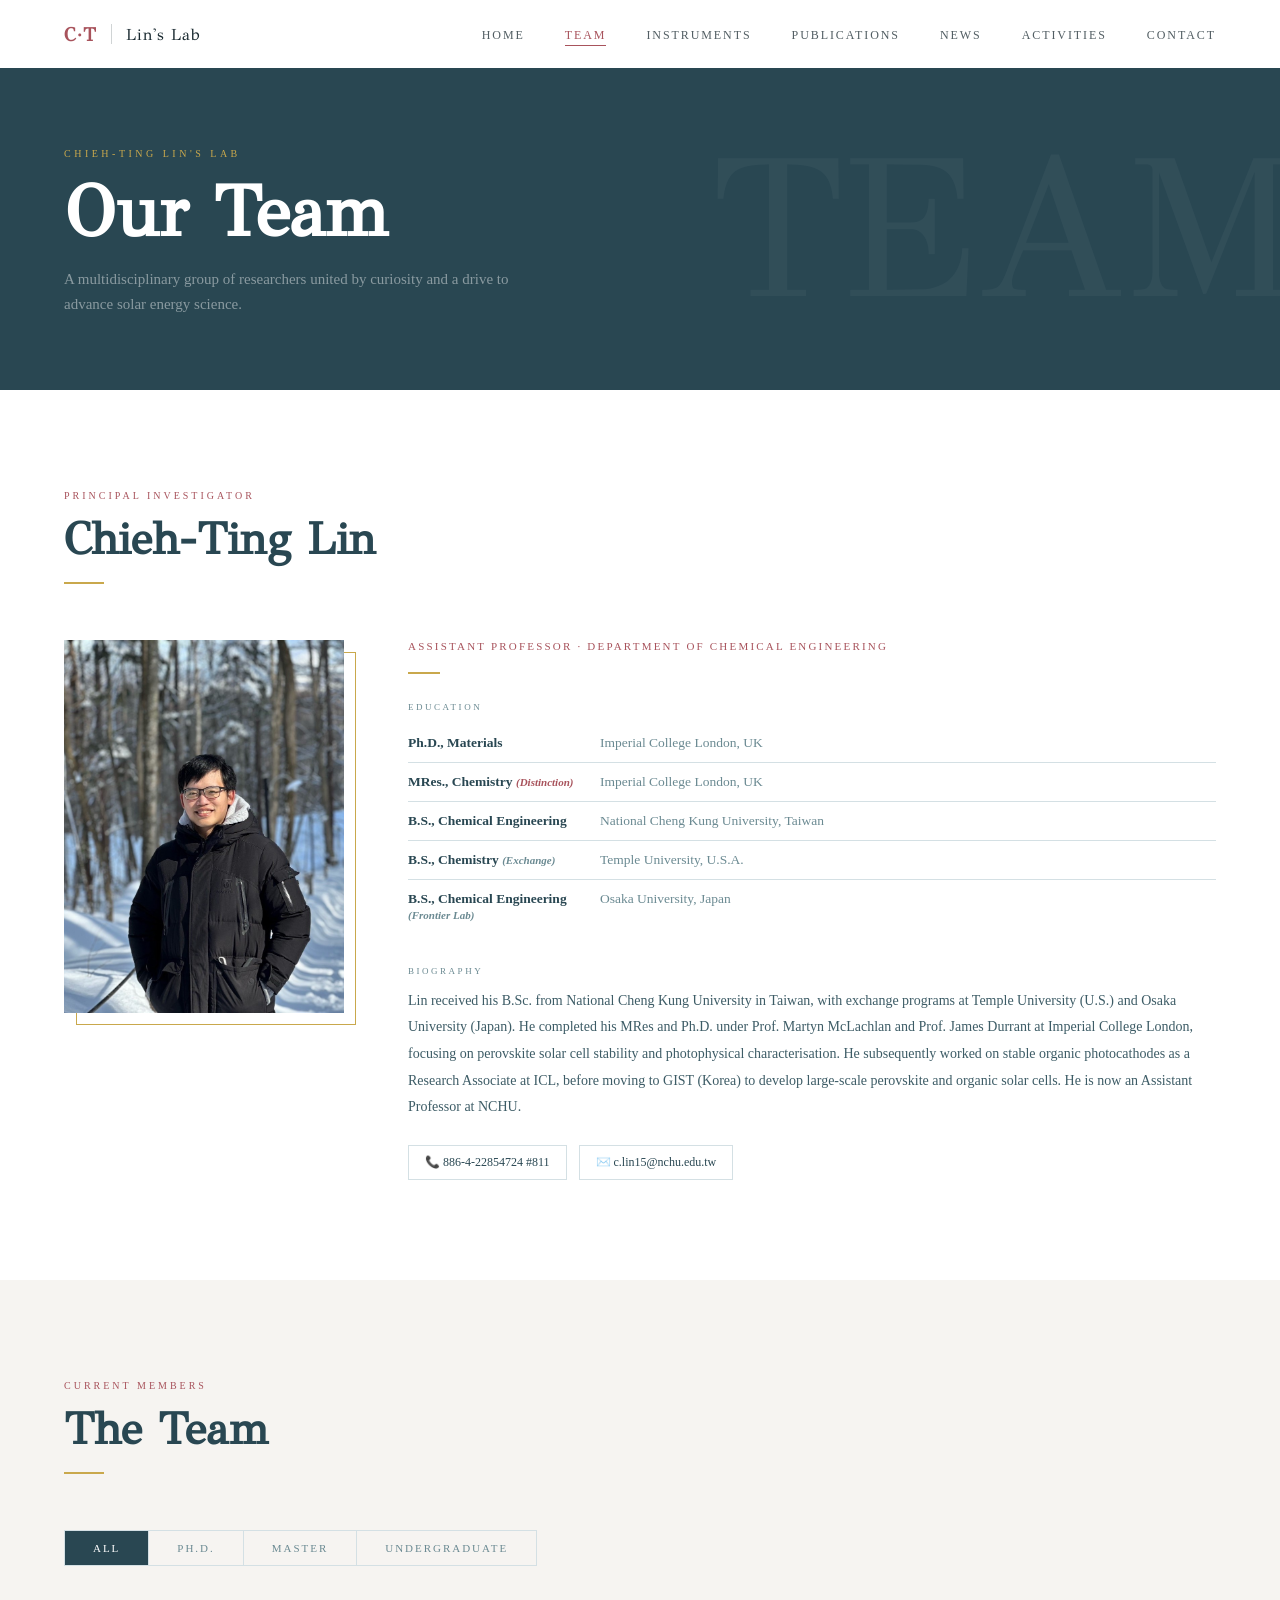
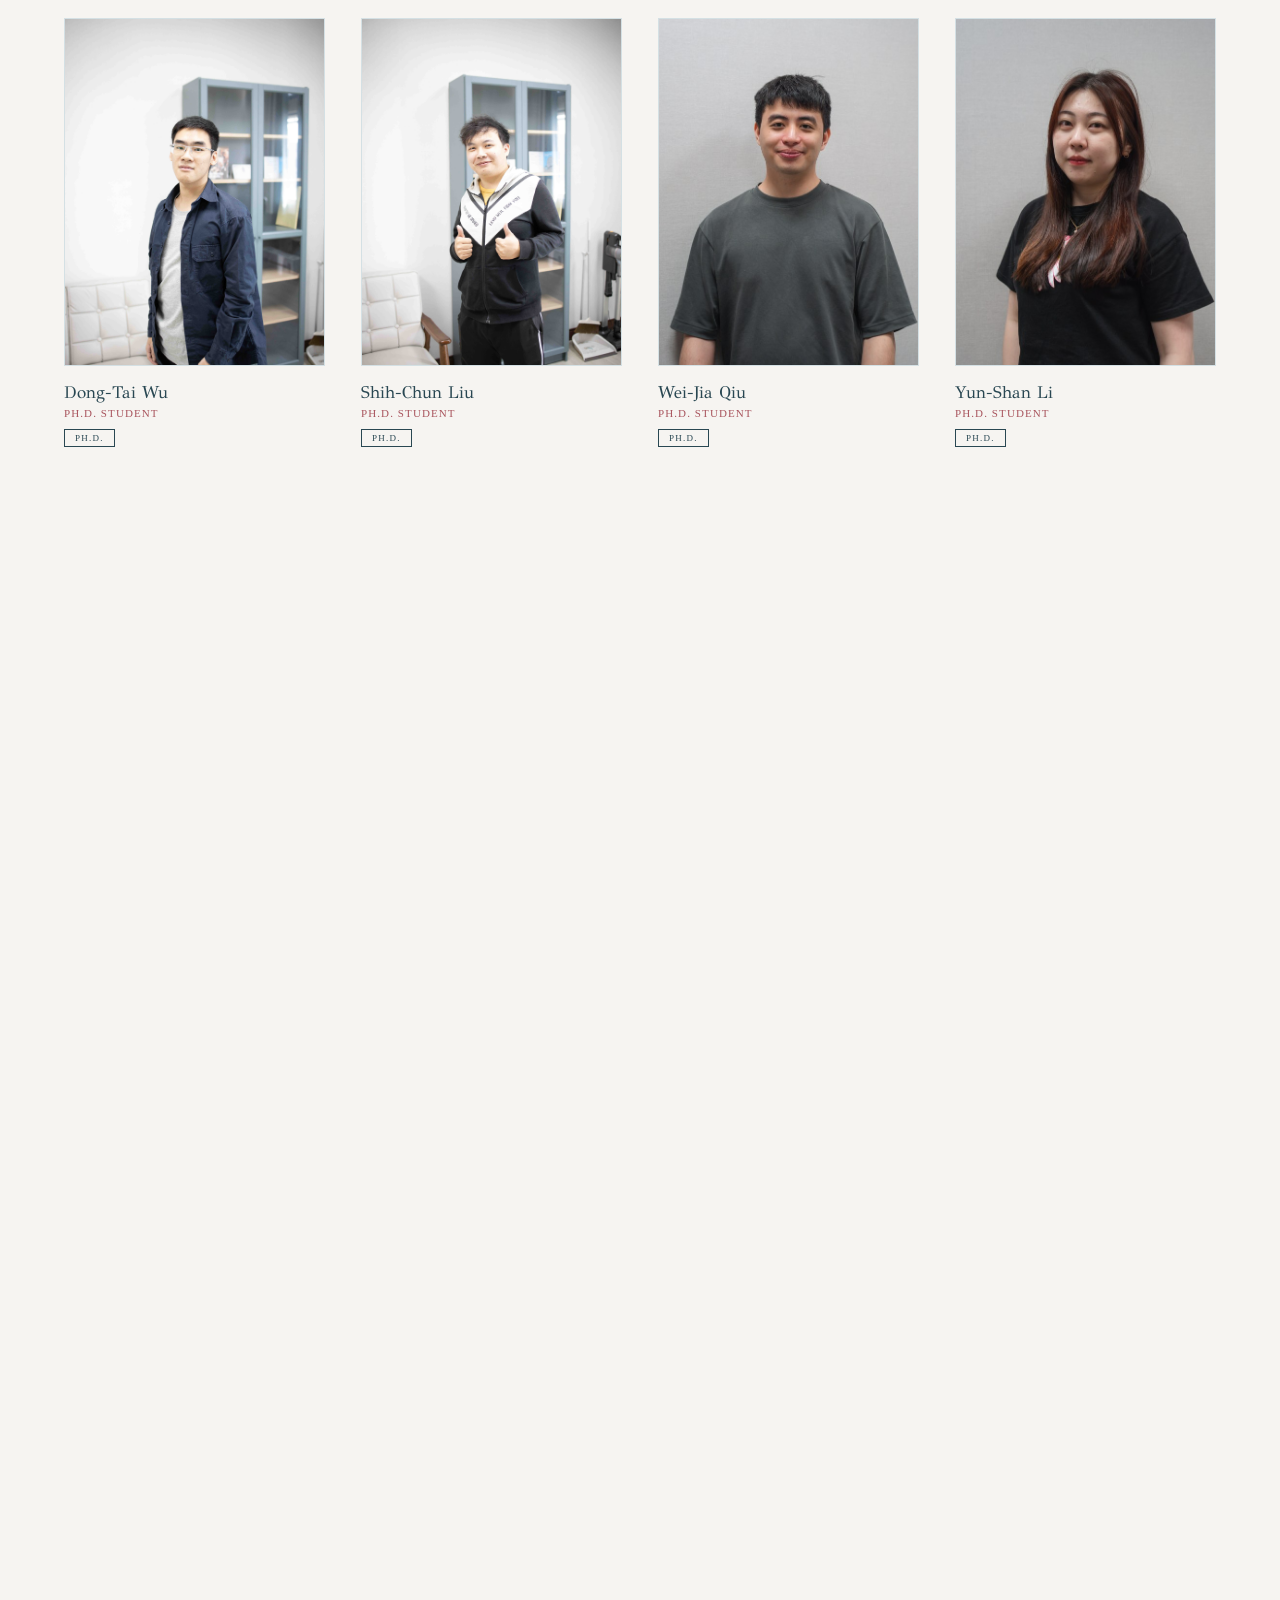
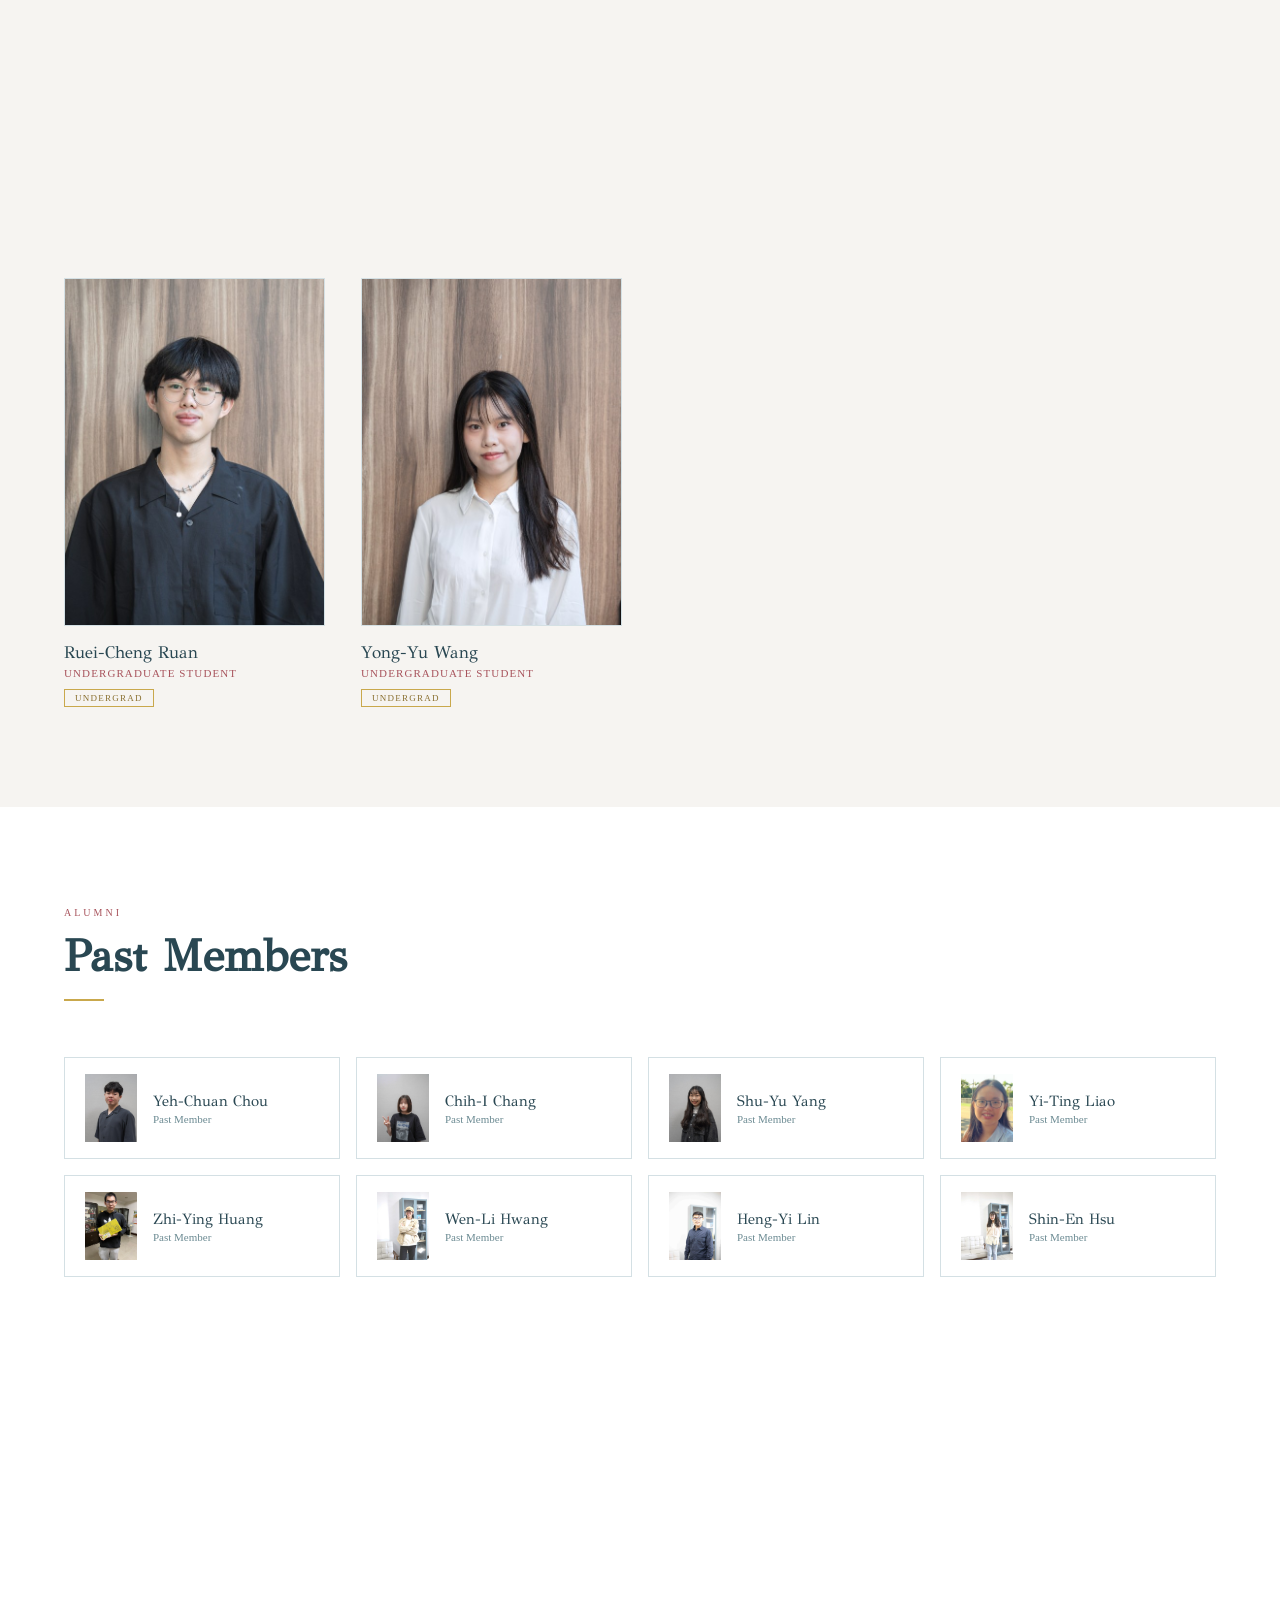
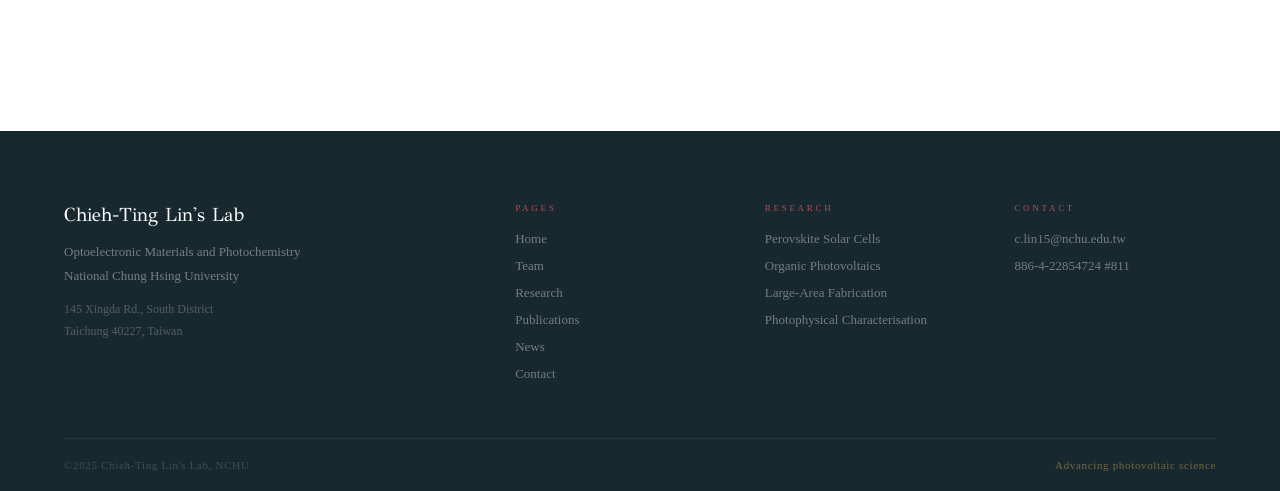
<file: team.html>
﻿<!DOCTYPE html>
<html lang="en">
<head>
<meta charset="UTF-8">
<meta name="viewport" content="width=device-width,initial-scale=1">
<title>Team — Chieh-Ting Lin's Lab</title>
<style>

@import url('https://fonts.googleapis.com/css2?family=GFS+Didot&family=Cormorant+Garamond:ital,wght@0,400;0,600;1,400&display=swap');

:root {
  --teal:     #294752;
  --teal-d:   #1a2f38;
  --teal-l:   #3d6475;
  --rose:     #A8535C;
  --rose-l:   #c4717a;
  --tuscany:  #C9A84C;
  --tuscany-l:#e0c068;
  --white:    #FFFFFF;
  --off:      #F6F4F1;
  --light:    #EBF0F2;
  --ink:      #18282f;
  --muted:    #6b8a92;
  --border:   #d4e0e4;
  --font-d:   'GFS Didot', 'Times New Roman', serif;
  --font-b:   'Times New Roman', serif;
}

*,*::before,*::after{box-sizing:border-box;margin:0;padding:0}
html{scroll-behavior:smooth;font-size:16px}
body{font-family:var(--font-b);color:var(--ink);background:var(--white);overflow-x:hidden}
img{display:block;max-width:100%}
a{color:inherit;text-decoration:none}

/* ── NAV ───────────────────────────────────────── */
#navbar{
  position:fixed;top:0;left:0;right:0;z-index:200;
  transition:background .35s,box-shadow .35s,padding .35s;
  padding:0 64px; height:68px;
  display:flex;align-items:center;
}
#navbar.scrolled{
  background:rgba(255,255,255,0.96);
  box-shadow:0 1px 0 var(--border);
  backdrop-filter:blur(12px);
}
#navbar.dark-hero{ color:var(--white); }
#navbar.dark-hero.scrolled{ color:var(--ink); }

.nav-inner{
  display:flex;align-items:center;justify-content:space-between;
  width:100%;max-width:1400px;margin:0 auto;
}
.nav-logo{
  display:flex;align-items:center;gap:14px;
  font-family:var(--font-d);font-size:16px;letter-spacing:.04em;
  color:inherit;
}
.logo-ct{
  font-size:19px;color:var(--rose);letter-spacing:.06em;font-weight:bold;
}
.logo-sep{
  width:1px;height:20px;background:currentColor;opacity:.2;
}
.logo-lab{color:inherit;}

.nav-links{
  display:flex;gap:40px;list-style:none;
}
.nav-links a{
  font-family:var(--font-b);font-size:12px;
  letter-spacing:.16em;text-transform:uppercase;
  color:inherit;opacity:.75;transition:opacity .2s,color .2s;
  position:relative;padding-bottom:4px;
}
.nav-links a::after{
  content:'';position:absolute;bottom:0;left:0;
  width:0;height:1.5px;background:var(--rose);
  transition:width .25s;
}
.nav-links a:hover{opacity:1;}
.nav-links a:hover::after{ width:100%; }
.nav-links a.active{ opacity:1;color:var(--rose); }
.nav-links a.active::after{ width:100%;background:var(--rose); }

.nav-burger{
  display:none;flex-direction:column;gap:5px;
  background:none;border:none;cursor:pointer;padding:4px;
}
.nav-burger span{
  display:block;width:24px;height:1.5px;background:currentColor;
  transition:transform .25s,opacity .25s;
}

/* ── SCROLL REVEAL ─────────────────────────────── */
.reveal{
  opacity:0;transform:translateY(32px);
  transition:opacity .7s cubic-bezier(.22,1,.36,1),
             transform .7s cubic-bezier(.22,1,.36,1);
}
.reveal.visible{ opacity:1;transform:translateY(0); }
.reveal-left{
  opacity:0;transform:translateX(-40px);
  transition:opacity .7s cubic-bezier(.22,1,.36,1),
             transform .7s cubic-bezier(.22,1,.36,1);
}
.reveal-left.visible{ opacity:1;transform:translateX(0); }
.reveal-right{
  opacity:0;transform:translateX(40px);
  transition:opacity .7s cubic-bezier(.22,1,.36,1),
             transform .7s cubic-bezier(.22,1,.36,1);
}
.reveal-right.visible{ opacity:1;transform:translateX(0); }

.stagger-1{transition-delay:.08s}
.stagger-2{transition-delay:.16s}
.stagger-3{transition-delay:.24s}
.stagger-4{transition-delay:.32s}
.stagger-5{transition-delay:.40s}
.stagger-6{transition-delay:.48s}

/* ── SECTION SHELL ─────────────────────────────── */
.section{padding:100px 64px;}
.section-alt{background:var(--off);}
.section-dark{background:var(--teal);}
.section-inner{max-width:1200px;margin:0 auto;}

.eyebrow{
  font-size:10px;letter-spacing:.3em;text-transform:uppercase;
  color:var(--rose);margin-bottom:14px;display:block;
}
.eyebrow.light{color:var(--tuscany);}
.sec-title{
  font-family:var(--font-d);
  font-size:clamp(30px,3.5vw,46px);
  color:var(--teal);line-height:1.1;margin-bottom:18px;
}
.sec-title.light{color:var(--white);}
.sec-rule{
  width:40px;height:2px;background:var(--tuscany);margin-bottom:56px;
}

/* ── PLACEHOLDER IMG ───────────────────────────── */
.ph{
  display:flex;flex-direction:column;align-items:center;
  justify-content:center;gap:8px;
  background:var(--light);border:1px solid var(--border);
  color:var(--muted);font-size:11px;letter-spacing:.15em;
  text-transform:uppercase;
}
.ph-icon{font-size:28px;opacity:.3;}

/* ── FOOTER ────────────────────────────────────── */
footer{
  background:var(--ink);
  padding:72px 64px 0;
}
.footer-grid{
  display:grid;grid-template-columns:2fr 1fr 1fr 1fr;
  gap:48px;max-width:1200px;margin:0 auto;
  padding-bottom:56px;
  border-bottom:1px solid rgba(255,255,255,.07);
}
.footer-logo{
  font-family:var(--font-d);font-size:19px;
  color:var(--white);margin-bottom:14px;
}
.footer-tagline{font-size:13px;color:rgba(255,255,255,.4);line-height:1.8;margin-bottom:12px;}
.footer-address{font-size:12px;color:rgba(255,255,255,.25);line-height:1.8;}
.footer-heading{
  font-size:9px;letter-spacing:.3em;text-transform:uppercase;
  color:var(--rose);margin-bottom:18px;
}
.footer-links{list-style:none;display:flex;flex-direction:column;gap:11px;}
.footer-links a{font-size:13px;color:rgba(255,255,255,.4);transition:color .2s;}
.footer-links li{font-size:13px;color:rgba(255,255,255,.4);}
.footer-links a:hover{color:var(--white);}
.footer-bottom{
  max-width:1200px;margin:0 auto;
  display:flex;justify-content:space-between;align-items:center;
  padding:20px 0;
  font-size:11px;color:rgba(255,255,255,.18);letter-spacing:.06em;
}
.footer-tuscany{color:var(--tuscany);opacity:.5;}

/* ── SHARED JS ─────────────────────────────────── */


.page-hero{
  margin-top:68px;background:var(--teal);
  padding:80px 64px 72px;position:relative;overflow:hidden;
}
.page-hero::after{
  content:'TEAM';position:absolute;
  right:-20px;top:50%;transform:translateY(-50%);
  font-family:var(--font-d);font-size:200px;
  color:rgba(255,255,255,.04);line-height:1;pointer-events:none;
  letter-spacing:-.02em;
}
.page-hero-inner{max-width:1200px;margin:0 auto;}
.page-hero-eyebrow{
  font-size:10px;letter-spacing:.35em;text-transform:uppercase;
  color:var(--tuscany);margin-bottom:16px;
}
.page-hero-title{
  font-family:var(--font-d);
  font-size:clamp(42px,6vw,72px);
  color:var(--white);line-height:1.05;
}
.page-hero-sub{
  font-size:15px;color:rgba(255,255,255,.45);
  margin-top:16px;max-width:480px;line-height:1.7;
}

/* PI full section */
.pi-full{
  display:grid;grid-template-columns:280px 1fr;gap:64px;
  align-items:start;
}
.pi-f-photo{
  width:280px;aspect-ratio:3/4;
  position:relative;
}
.pi-f-photo::after{
  content:'';position:absolute;
  top:12px;left:12px;right:-12px;bottom:-12px;
  border:1.5px solid var(--tuscany);z-index:-1;
}
.pi-f-name{font-family:var(--font-d);font-size:34px;color:var(--teal);margin-bottom:6px;}
.pi-f-role{font-size:11px;letter-spacing:.2em;text-transform:uppercase;color:var(--rose);margin-bottom:20px;}
.pi-f-rule{width:32px;height:2px;background:var(--tuscany);margin-bottom:28px;}

.edu-block{margin-bottom:32px;}
.edu-label{font-size:9px;letter-spacing:.28em;text-transform:uppercase;color:var(--muted);margin-bottom:12px;}
.edu-row{
  display:grid;grid-template-columns:180px 1fr;gap:12px;
  padding:11px 0;border-bottom:1px solid var(--border);
  font-size:13.5px;
}
.edu-row:last-child{border-bottom:none;}
.edu-deg{color:var(--teal);font-weight:bold;}
.edu-inst{color:var(--muted);}

.bio-text{font-size:14px;color:#3d5c66;line-height:1.9;margin-bottom:24px;}
.contact-chips{display:flex;gap:12px;flex-wrap:wrap;}
.chip{
  display:flex;align-items:center;gap:8px;
  font-size:12px;color:var(--teal);
  border:1px solid var(--border);padding:9px 16px;
  transition:background .2s,border-color .2s;
}
.chip:hover{background:var(--light);border-color:var(--teal);}

/* Filter tabs */
.filter-tabs{display:flex;gap:0;border:1px solid var(--border);
  width:fit-content;margin-bottom:52px;}
.ftab{
  font-size:11px;letter-spacing:.18em;text-transform:uppercase;
  padding:11px 28px;background:transparent;color:var(--muted);
  border:none;border-right:1px solid var(--border);
  cursor:pointer;font-family:var(--font-b);transition:all .2s;
}
.ftab:last-child{border-right:none;}
.ftab:hover{background:var(--light);color:var(--teal);}
.ftab.on{background:var(--teal);color:var(--white);}

/* Member grid */
.mem-grid{
  display:grid;
  grid-template-columns:repeat(auto-fill,minmax(210px,1fr));
  gap:36px;
}
.mem-card{cursor:pointer;}
.mem-photo{
  aspect-ratio:3/4;width:100%;
  position:relative;overflow:hidden;
  margin-bottom:16px;border:1px solid var(--border);
}
.mem-photo .ph{width:100%;height:100%;}
.mem-overlay{
  position:absolute;inset:0;
  background:linear-gradient(to top, var(--teal) 0%, transparent 55%);
  opacity:0;transition:opacity .3s;
  display:flex;align-items:flex-end;padding:20px;
}
.mem-card:hover .mem-overlay{opacity:1;}
.mem-overlay-text{
  font-size:11px;color:rgba(255,255,255,.7);
  letter-spacing:.1em;text-transform:uppercase;
}
.mem-photo-img{width:100%;height:100%;object-fit:cover;
  transition:transform .4s cubic-bezier(.22,1,.36,1);}
.mem-card:hover .mem-photo-img, .mem-card:hover .ph{transform:scale(1.04);}
.mem-name{font-family:var(--font-d);font-size:17px;color:var(--teal);margin-bottom:4px;}
.mem-role{font-size:11px;color:var(--rose);letter-spacing:.1em;text-transform:uppercase;margin-bottom:8px;}
.mem-badge{
  display:inline-block;font-size:9px;letter-spacing:.14em;
  text-transform:uppercase;padding:3px 10px;
  border:1px solid var(--border);color:var(--muted);
}
.mem-badge.phd{border-color:var(--teal);color:var(--teal);}
.mem-badge.ms{border-color:var(--rose);color:var(--rose);}
.mem-badge.ug{border-color:var(--tuscany);color:#8a7030;}

/* Past members */
.alumni-grid{
  display:grid;grid-template-columns:repeat(auto-fill,minmax(220px,1fr));gap:16px;
}
.alumni-card{
  display:flex;gap:16px;align-items:center;
  padding:16px 20px;border:1px solid var(--border);
  background:var(--white);transition:background .2s,transform .2s;
}
.alumni-card:hover{background:var(--light);transform:translateX(4px);}
.alumni-thumb{
  width:52px;height:68px;flex-shrink:0;
}
.alumni-name{font-family:var(--font-d);font-size:15px;color:var(--teal);}
.alumni-meta{font-size:11px;color:var(--muted);margin-top:3px;}

</style>
<link rel="stylesheet" href="mobile.css">
</head>
<body data-page="team" class="">


<nav id="navbar">
  <div class="nav-inner">
    <a href="index.html" class="nav-logo">
      <span class="logo-ct">C·T</span>
      <span class="logo-sep"></span>
      <span class="logo-lab">Lin's Lab</span>
    </a>
    <button class="nav-burger" onclick="toggleMobile()" aria-label="menu">
      <span></span><span></span><span></span>
    </button>
    <ul class="nav-links" id="navLinks">
      <li><a href="index.html"        data-page="home">Home</a></li>
      <li><a href="team.html"         data-page="team">Team</a></li>
      <li><a href="instruments.html"  data-page="instruments">Instruments</a></li>
      <li><a href="publications.html" data-page="publications">Publications</a></li>
      <li><a href="news.html"         data-page="news">News</a></li>
      <li><a href="activities.html"   data-page="activities">Activities</a></li>
      <li><a href="contact.html"      data-page="contact">Contact</a></li>
    </ul>
  </div>
</nav>



<div class="page-hero">
  <div class="page-hero-inner">
    <div class="page-hero-eyebrow reveal">Chieh-Ting Lin's Lab</div>
    <h1 class="page-hero-title reveal stagger-1">Our Team</h1>
    <p class="page-hero-sub reveal stagger-2">
      A multidisciplinary group of researchers united by curiosity
      and a drive to advance solar energy science.
    </p>
  </div>
</div>

<!-- PI -->
<div class="section">
  <div class="section-inner">
    <span class="eyebrow reveal">Principal Investigator</span>
    <h2 class="sec-title reveal">Chieh-Ting Lin</h2>
    <div class="sec-rule reveal"></div>
    <div class="pi-full">
      <div class="reveal-left">
        <div class="pi-f-photo">
          <img src="assets/member/Principal Investigator.jpg" alt="Chieh-Ting Lin" class="mem-photo-img" style="width:280px;height:373px;object-fit:cover;">
        </div>
      </div>
      <div class="reveal-right">
        <div class="pi-f-role">Assistant Professor · Department of Chemical Engineering</div>
        <div class="pi-f-rule"></div>
        <div class="edu-block">
          <div class="edu-label">Education</div>
          <div class="edu-row"><span class="edu-deg">Ph.D., Materials</span><span class="edu-inst">Imperial College London, UK</span></div>
          <div class="edu-row"><span class="edu-deg">MRes., Chemistry <em style="color:var(--rose);font-size:11px">(Distinction)</em></span><span class="edu-inst">Imperial College London, UK</span></div>
          <div class="edu-row"><span class="edu-deg">B.S., Chemical Engineering</span><span class="edu-inst">National Cheng Kung University, Taiwan</span></div>
          <div class="edu-row"><span class="edu-deg">B.S., Chemistry <em style="color:var(--muted);font-size:11px">(Exchange)</em></span><span class="edu-inst">Temple University, U.S.A.</span></div>
          <div class="edu-row"><span class="edu-deg">B.S., Chemical Engineering <em style="color:var(--muted);font-size:11px">(Frontier Lab)</em></span><span class="edu-inst">Osaka University, Japan</span></div>
        </div>
        <div class="edu-label">Biography</div>
        <p class="bio-text">
          Lin received his B.Sc. from National Cheng Kung University in Taiwan, with exchange programs at
          Temple University (U.S.) and Osaka University (Japan). He completed his MRes and Ph.D. under
          Prof. Martyn McLachlan and Prof. James Durrant at Imperial College London, focusing on
          perovskite solar cell stability and photophysical characterisation. He subsequently worked on
          stable organic photocathodes as a Research Associate at ICL, before moving to GIST (Korea) to
          develop large-scale perovskite and organic solar cells. He is now an Assistant Professor at NCHU.
        </p>
        <div class="contact-chips">
          <a class="chip" href="tel:886422854724">📞 886-4-22854724 #811</a>
          <a class="chip" href="mailto:c.lin15@nchu.edu.tw">✉️ c.lin15@nchu.edu.tw</a>
        </div>
      </div>
    </div>
  </div>
</div>

<!-- CURRENT MEMBERS -->
<div class="section section-alt">
  <div class="section-inner">
    <span class="eyebrow reveal">Current Members</span>
    <h2 class="sec-title reveal">The Team</h2>
    <div class="sec-rule reveal"></div>
    <div class="filter-tabs reveal">
      <button class="ftab on" onclick="filter('all',this)">All</button>
      <button class="ftab" onclick="filter('phd',this)">Ph.D.</button>
      <button class="ftab" onclick="filter('ms',this)">Master</button>
      <button class="ftab" onclick="filter('ug',this)">Undergraduate</button>
    </div>
    <div class="mem-grid" id="memGrid">
      <!-- 1st -->
      <div class="mem-card reveal stagger-1" data-r="phd">
        <div class="mem-photo"><img src="assets/member/PhD/Dong Tai.jpg" alt="Dong-Tai Wu" class="mem-photo-img"><div class="mem-overlay"><span class="mem-overlay-text">View Profile</span></div></div>
        <div class="mem-name">Dong-Tai Wu</div>
        <div class="mem-role">Ph.D. Student</div>
        <span class="mem-badge phd">Ph.D.</span>
      </div>
      <div class="mem-card reveal stagger-2" data-r="phd">
        <div class="mem-photo"><img src="assets/member/PhD/Shi-Chun.jpg" alt="Shih-Chun Liu" class="mem-photo-img"><div class="mem-overlay"><span class="mem-overlay-text">View Profile</span></div></div>
        <div class="mem-name">Shih-Chun Liu</div>
        <div class="mem-role">Ph.D. Student</div>
        <span class="mem-badge phd">Ph.D.</span>
      </div>
      <!-- 2nd -->
      <div class="mem-card reveal stagger-3" data-r="phd">
        <div class="mem-photo"><img src="assets/member/PhD/Wei Jia.jpg" alt="Wei-Jia Qiu" class="mem-photo-img"><div class="mem-overlay"><span class="mem-overlay-text">View Profile</span></div></div>
        <div class="mem-name">Wei-Jia Qiu</div>
        <div class="mem-role">Ph.D. Student</div>
        <span class="mem-badge phd">Ph.D.</span>
      </div>
      <!-- 3rd -->
      <div class="mem-card reveal stagger-4" data-r="phd">
        <div class="mem-photo"><img src="assets/member/PhD/Yun Shan Li.jpg" alt="Yun-Shan Li" class="mem-photo-img"><div class="mem-overlay"><span class="mem-overlay-text">View Profile</span></div></div>
        <div class="mem-name">Yun-Shan Li</div>
        <div class="mem-role">Ph.D. Student</div>
        <span class="mem-badge phd">Ph.D.</span>
      </div>
      <div class="mem-card reveal stagger-5" data-r="phd">
        <div class="mem-photo"><img src="assets/member/PhD/patrick.jpg" alt="Chih-Chan Tsai" class="mem-photo-img"><div class="mem-overlay"><span class="mem-overlay-text">View Profile</span></div></div>
        <div class="mem-name">Chih-Chan Tsai</div>
        <div class="mem-role">Ph.D. Student</div>
        <span class="mem-badge phd">Ph.D.</span>
      </div>
      <div class="mem-card reveal stagger-1" data-r="phd">
        <div class="mem-photo"><img src="assets/member/PhD/Yi sheng Lin.jpg" alt="Yi-Sheng Lin" class="mem-photo-img"><div class="mem-overlay"><span class="mem-overlay-text">View Profile</span></div></div>
        <div class="mem-name">Yi-Sheng Lin</div>
        <div class="mem-role">Ph.D. Student</div>
        <span class="mem-badge phd">Ph.D.</span>
      </div>
      <div class="mem-card reveal stagger-2" data-r="phd">
        <div class="mem-photo"><img src="assets/member/PhD/Huan-Wei Lin.jpg" alt="Huan-Wei Lin" class="mem-photo-img"><div class="mem-overlay"><span class="mem-overlay-text">View Profile</span></div></div>
        <div class="mem-name">Huan-Wei Lin</div>
        <div class="mem-role">Ph.D. Student</div>
        <span class="mem-badge phd">Ph.D.</span>
      </div>
      <!-- 5th -->
      <div class="mem-card reveal stagger-1" data-r="ms">
        <div class="mem-photo"><img src="assets/member/Master/Hsing Chih.jpg" alt="Hsing-Chih Hou" class="mem-photo-img"><div class="mem-overlay"><span class="mem-overlay-text">View Profile</span></div></div>
        <div class="mem-name">Hsing-Chih Hou</div>
        <div class="mem-role">Master Student</div>
        <span class="mem-badge ms">M.S.</span>
      </div>
      <div class="mem-card reveal stagger-2" data-r="ms">
        <div class="mem-photo"><img src="assets/member/Master/Yi Chen lin.jpg" alt="Yi-Chen Lin" class="mem-photo-img"><div class="mem-overlay"><span class="mem-overlay-text">View Profile</span></div></div>
        <div class="mem-name">Yi-Chen Lin</div>
        <div class="mem-role">Master Student</div>
        <span class="mem-badge ms">M.S.</span>
      </div>
      <div class="mem-card reveal stagger-3" data-r="ms">
        <div class="mem-photo"><img src="assets/member/Master/Kai Chun.jpg" alt="Kai-Chun Chang" class="mem-photo-img"><div class="mem-overlay"><span class="mem-overlay-text">View Profile</span></div></div>
        <div class="mem-name">Kai-Chun Chang</div>
        <div class="mem-role">Master Student</div>
        <span class="mem-badge ms">M.S.</span>
      </div>
      <div class="mem-card reveal stagger-4" data-r="ms">
        <div class="mem-photo"><img src="assets/member/Master/I-LING.jpg" alt="I-Ling Hsueh" class="mem-photo-img"><div class="mem-overlay"><span class="mem-overlay-text">View Profile</span></div></div>
        <div class="mem-name">I-Ling Hsueh</div>
        <div class="mem-role">Master Student</div>
        <span class="mem-badge ms">M.S.</span>
      </div>
      <div class="mem-card reveal stagger-5" data-r="ms">
        <div class="mem-photo"><img src="assets/member/Master/MIN-HSUAN.jpg" alt="Min-Hsuan Tsai" class="mem-photo-img"><div class="mem-overlay"><span class="mem-overlay-text">View Profile</span></div></div>
        <div class="mem-name">Min-Hsuan Tsai</div>
        <div class="mem-role">Master Student</div>
        <span class="mem-badge ms">M.S.</span>
      </div>
      <div class="mem-card reveal stagger-1" data-r="ms">
        <div class="mem-photo"><img src="assets/member/Master/Ying-Wen Wang.jpg" alt="Ying-Wen Wang" class="mem-photo-img"><div class="mem-overlay"><span class="mem-overlay-text">View Profile</span></div></div>
        <div class="mem-name">Ying-Wen Wang</div>
        <div class="mem-role">Master Student</div>
        <span class="mem-badge ms">M.S.</span>
      </div>
      <div class="mem-card reveal stagger-2" data-r="ms">
        <div class="mem-photo"><img src="assets/member/Master/Hao-Cheng Chang.jpg" alt="Hao-Cheng Chang" class="mem-photo-img"><div class="mem-overlay"><span class="mem-overlay-text">View Profile</span></div></div>
        <div class="mem-name">Hao-Cheng Chang</div>
        <div class="mem-role">Master Student</div>
        <span class="mem-badge ms">M.S.</span>
      </div>
      <div class="mem-card reveal stagger-3" data-r="ms">
        <div class="mem-photo"><img src="assets/member/Master/Mei-Jhen Li.jpg" alt="Mei-Jhen Li" class="mem-photo-img"><div class="mem-overlay"><span class="mem-overlay-text">View Profile</span></div></div>
        <div class="mem-name">Mei-Jhen Li</div>
        <div class="mem-role">Master Student</div>
        <span class="mem-badge ms">M.S.</span>
      </div>
      <div class="mem-card reveal stagger-4" data-r="ms">
        <div class="mem-photo"><img src="assets/member/Master/Wei-Ting Mao.jpg" alt="Wei-Ting Mao" class="mem-photo-img"><div class="mem-overlay"><span class="mem-overlay-text">View Profile</span></div></div>
        <div class="mem-name">Wei-Ting Mao</div>
        <div class="mem-role">Master Student</div>
        <span class="mem-badge ms">M.S.</span>
      </div>
      <div class="mem-card reveal stagger-5" data-r="ug">
        <div class="mem-photo"><img src="assets/member/Undergraduate/Ruei-Cheng Ruan.jpg" alt="Ruei-Cheng Ruan" class="mem-photo-img"><div class="mem-overlay"><span class="mem-overlay-text">View Profile</span></div></div>
        <div class="mem-name">Ruei-Cheng Ruan</div>
        <div class="mem-role">Undergraduate Student</div>
        <span class="mem-badge ug">Undergrad</span>
      </div>
      <div class="mem-card reveal stagger-6" data-r="ug">
        <div class="mem-photo"><img src="assets/member/Undergraduate/Yong-Yu Wang.jpg" alt="Yong-Yu Wang" class="mem-photo-img"><div class="mem-overlay"><span class="mem-overlay-text">View Profile</span></div></div>
        <div class="mem-name">Yong-Yu Wang</div>
        <div class="mem-role">Undergraduate Student</div>
        <span class="mem-badge ug">Undergrad</span>
      </div>
    </div>
  </div>
</div>

<!-- ALUMNI -->
<div class="section">
  <div class="section-inner">
    <span class="eyebrow reveal">Alumni</span>
    <h2 class="sec-title reveal">Past Members</h2>
    <div class="sec-rule reveal"></div>
    <div class="alumni-grid">
      <div class="alumni-card reveal stagger-1">
        <div class="alumni-thumb"><img src="assets/member/Past Members/Yeh Chuan.jpg" alt="Yeh-Chuan Chou" style="width:52px;height:68px;object-fit:cover;"></div>
        <div><div class="alumni-name">Yeh-Chuan Chou</div><div class="alumni-meta">Past Member</div></div>
      </div>
      <div class="alumni-card reveal stagger-2">
        <div class="alumni-thumb"><img src="assets/member/Past Members/Chih I.jpg" alt="Chih-I Chang" style="width:52px;height:68px;object-fit:cover;"></div>
        <div><div class="alumni-name">Chih-I Chang</div><div class="alumni-meta">Past Member</div></div>
      </div>
      <div class="alumni-card reveal stagger-3">
        <div class="alumni-thumb"><img src="assets/member/Past Members/Shu Yu.jpg" alt="Shu-Yu Yang" style="width:52px;height:68px;object-fit:cover;"></div>
        <div><div class="alumni-name">Shu-Yu Yang</div><div class="alumni-meta">Past Member</div></div>
      </div>
      <div class="alumni-card reveal stagger-4">
        <div class="alumni-thumb"><img src="assets/member/Past Members/Yi-Ting Liao.jpg" alt="Yi-Ting Liao" style="width:52px;height:68px;object-fit:cover;"></div>
        <div><div class="alumni-name">Yi-Ting Liao</div><div class="alumni-meta">Past Member</div></div>
      </div>
      <!-- 1st -->
      <div class="alumni-card reveal stagger-1">
        <div class="alumni-thumb"><img src="assets/member/Past Members/Zhi Ying.jpg" alt="Zhi-Ying Huang" style="width:52px;height:68px;object-fit:cover;"></div>
        <div><div class="alumni-name">Zhi-Ying Huang</div><div class="alumni-meta">Past Member</div></div>
      </div>
      <div class="alumni-card reveal stagger-2">
        <div class="alumni-thumb"><img src="assets/member/Past Members/Wen Li.jpg" alt="Wen-Li Hwang" style="width:52px;height:68px;object-fit:cover;"></div>
        <div><div class="alumni-name">Wen-Li Hwang</div><div class="alumni-meta">Past Member</div></div>
      </div>
      <div class="alumni-card reveal stagger-3">
        <div class="alumni-thumb"><img src="assets/member/Past Members/Heng Yi.jpg" alt="Heng-Yi Lin" style="width:52px;height:68px;object-fit:cover;"></div>
        <div><div class="alumni-name">Heng-Yi Lin</div><div class="alumni-meta">Past Member</div></div>
      </div>
      <div class="alumni-card reveal stagger-4">
        <div class="alumni-thumb"><img src="assets/member/Past Members/Shin En.jpg" alt="Shin-En Hsu" style="width:52px;height:68px;object-fit:cover;"></div>
        <div><div class="alumni-name">Shin-En Hsu</div><div class="alumni-meta">Past Member</div></div>
      </div>
      <!-- 2nd -->
      <div class="alumni-card reveal stagger-5">
        <div class="alumni-thumb"><img src="assets/member/Past Members/Wen Xian.jpg" alt="Wen-Xian Zhu" style="width:52px;height:68px;object-fit:cover;"></div>
        <div><div class="alumni-name">Wen-Xian Zhu</div><div class="alumni-meta">Past Member</div></div>
      </div>
      <div class="alumni-card reveal stagger-6">
        <div class="alumni-thumb ph"><span style="font-size:14px;opacity:.3">👤</span></div>
        <div><div class="alumni-name">Hsing-Jung Hsieh</div><div class="alumni-meta">Past Member</div></div>
      </div>
      <div class="alumni-card reveal stagger-1">
        <div class="alumni-thumb ph"><span style="font-size:14px;opacity:.3">👤</span></div>
        <div><div class="alumni-name">Min Sun</div><div class="alumni-meta">Past Member</div></div>
      </div>
      <div class="alumni-card reveal stagger-2">
        <div class="alumni-thumb ph"><span style="font-size:14px;opacity:.3">👤</span></div>
        <div><div class="alumni-name">Ting-Ko Hsu</div><div class="alumni-meta">Past Member</div></div>
      </div>
      <!-- 3rd -->
      <div class="alumni-card reveal stagger-3">
        <div class="alumni-thumb ph"><span style="font-size:14px;opacity:.3">👤</span></div>
        <div><div class="alumni-name">Chi-Jing Huang</div><div class="alumni-meta">Past Member</div></div>
      </div>
      <div class="alumni-card reveal stagger-4">
        <div class="alumni-thumb ph"><span style="font-size:14px;opacity:.3">👤</span></div>
        <div><div class="alumni-name">Chang-Hao Wang</div><div class="alumni-meta">Past Member</div></div>
      </div>
      <div class="alumni-card reveal stagger-5">
        <div class="alumni-thumb ph"><span style="font-size:14px;opacity:.3">👤</span></div>
        <div><div class="alumni-name">Yu-Kai Chen</div><div class="alumni-meta">Past Member</div></div>
      </div>
      <div class="alumni-card reveal stagger-6">
        <div class="alumni-thumb ph"><span style="font-size:14px;opacity:.3">👤</span></div>
        <div><div class="alumni-name">Chang-Yang Song</div><div class="alumni-meta">Past Member</div></div>
      </div>
      <div class="alumni-card reveal stagger-1">
        <div class="alumni-thumb ph"><span style="font-size:14px;opacity:.3">👤</span></div>
        <div><div class="alumni-name">Chih-Ching Kuo</div><div class="alumni-meta">Past Member</div></div>
      </div>
    </div>
  </div>
</div>
<script>
function filter(role, btn){
  document.querySelectorAll('.ftab').forEach(b=>b.classList.remove('on'));
  btn.classList.add('on');
  document.querySelectorAll('.mem-card').forEach(c=>{
    c.style.display = (role==='all'||c.dataset.r===role)?'':'none';
  });
}
</script>


<footer>
  <div class="footer-grid">
    <div class="footer-brand-col">
      <div class="footer-logo">Chieh-Ting Lin's Lab</div>
      <p class="footer-tagline">Optoelectronic Materials and Photochemistry<br>National Chung Hsing University</p>
      <p class="footer-address">145 Xingda Rd., South District<br>Taichung 40227, Taiwan</p>
    </div>
    <div>
      <div class="footer-heading">Pages</div>
      <ul class="footer-links">
        <li><a href="index.html">Home</a></li>
        <li><a href="team.html">Team</a></li>
        <li><a href="research.html">Research</a></li>
        <li><a href="publications.html">Publications</a></li>
        <li><a href="news.html">News</a></li>
        <li><a href="contact.html">Contact</a></li>
      </ul>
    </div>
    <div>
      <div class="footer-heading">Research</div>
      <ul class="footer-links">
        <li>Perovskite Solar Cells</li>
        <li>Organic Photovoltaics</li>
        <li>Large-Area Fabrication</li>
        <li>Photophysical Characterisation</li>
      </ul>
    </div>
    <div>
      <div class="footer-heading">Contact</div>
      <ul class="footer-links">
        <li><a href="mailto:c.lin15@nchu.edu.tw">c.lin15@nchu.edu.tw</a></li>
        <li><a href="#">886-4-22854724 #811</a></li>
      </ul>
    </div>
  </div>
  <div class="footer-bottom">
    <span>©2025 Chieh-Ting Lin's Lab, NCHU</span>
    <span class="footer-tuscany">Advancing photovoltaic science</span>
  </div>
</footer>

<script>
// Nav scroll state
const navbar = document.getElementById('navbar');
const isDark = navbar.classList.contains('dark-hero');
function onScroll(){
  if(window.scrollY > 40){
    navbar.classList.add('scrolled');
  } else {
    navbar.classList.remove('scrolled');
  }
}
window.addEventListener('scroll', onScroll, {passive:true});
onScroll();

// Active nav link
const page = document.body.dataset.page;
document.querySelectorAll('.nav-links a').forEach(a=>{
  if(a.dataset.page===page) a.classList.add('active');
});

// Mobile menu
function toggleMobile(){
  document.getElementById('navLinks').classList.toggle('open');
}

// Scroll reveal
const ro = new IntersectionObserver((entries)=>{
  entries.forEach(e=>{
    if(e.isIntersecting){
      e.target.classList.add('visible');
      ro.unobserve(e.target);
    }
  });
},{threshold:.12});
document.querySelectorAll('.reveal,.reveal-left,.reveal-right').forEach(el=>ro.observe(el));
</script>
<script src="mobile.js"></script>
</body>
</html>
</file>
<file: mobile.css>
/* ════════════════════════════════════════════
   MOBILE RESPONSIVE — mobile.css
   Linked by all 7 pages
════════════════════════════════════════════ */

/* ── NAV BURGER BASE ─────────────────────────
   index.html doesn't have these rules inline,
   so we define them globally here.            */
.nav-burger {
  display: none;
  flex-direction: column;
  gap: 5px;
  background: none;
  border: none;
  cursor: pointer;
  padding: 4px;
  position: relative;
  z-index: 210;
}
.nav-burger span {
  display: block;
  width: 24px;
  height: 1.5px;
  background: currentColor;
  transition: transform .25s, opacity .25s;
}

/* ════════════════════════════════════════════
   768 px and below
════════════════════════════════════════════ */
@media (max-width: 768px) {

  /* ── NAV ──────────────────────────────────── */
  #navbar { padding: 0 20px; }

  .nav-burger { display: flex !important; }

  .nav-links {
    display: none !important;
    position: fixed;
    top: 68px;
    left: 0;
    right: 0;
    background: rgba(255,255,255,0.97);
    backdrop-filter: blur(12px);
    -webkit-backdrop-filter: blur(12px);
    flex-direction: column !important;
    gap: 0 !important;
    list-style: none;
    padding: 8px 0 16px;
    box-shadow: 0 8px 32px rgba(0,0,0,.12);
    z-index: 190;
  }
  .nav-links.open { display: flex !important; }
  .nav-links li { width: 100%; }
  .nav-links a {
    display: block !important;
    padding: 14px 24px !important;
    font-size: 13px !important;
    letter-spacing: .12em !important;
    opacity: 1 !important;
    color: #18282f !important;
    border-bottom: 1px solid #d4e0e4;
  }
  .nav-links li:last-child a { border-bottom: none; }
  .nav-links a::after { display: none !important; }
  .nav-links a.active { color: #A8535C !important; }

  /* Hamburger → X animation */
  .nav-burger.active span:nth-child(1) {
    transform: translateY(6.5px) rotate(45deg);
  }
  .nav-burger.active span:nth-child(2) {
    opacity: 0;
    transform: scaleX(0);
  }
  .nav-burger.active span:nth-child(3) {
    transform: translateY(-6.5px) rotate(-45deg);
  }

  /* ── COMMON LAYOUT ────────────────────────── */
  .section { padding: 56px 20px !important; }
  .page-hero { padding: 48px 20px 44px !important; }
  .page-hero::after { display: none; }

  /* ── FOOTER ───────────────────────────────── */
  footer { padding: 48px 20px 0 !important; }
  .footer-grid { grid-template-columns: 1fr !important; gap: 28px; }
  .footer-bottom { flex-direction: column; gap: 8px; text-align: center; }

  /* ════════════════════════════════════════════
     INDEX — HERO
  ════════════════════════════════════════════ */
  .hero-row {
    flex-direction: column !important;
    padding: 82px 20px 36px !important;
    gap: 20px !important;
    align-items: flex-start !important;
  }
  .hero-content {
    width: 100% !important;
    padding: 0 !important;
  }
  .hero-scene {
    width: 100% !important;
    height: 280px !important;
    min-width: 0 !important;
    flex: none !important;
  }
  .hero-ctas { flex-direction: column; gap: 12px; }
  .scroll-cue { display: none; }

  /* ════════════════════════════════════════════
     INDEX — FIELD OF STUDY
  ════════════════════════════════════════════ */
  .fos-section { padding: 48px 20px !important; }
  .fos-graph { min-height: 200px; }

  .about-section { padding: 0 20px !important; }
  .about-intro-row { grid-template-columns: 1fr !important; gap: 28px; padding: 48px 0 36px; }
  .about-quad { grid-template-columns: 1fr !important; }

  .news-section { padding: 56px 20px !important; }
  .np-item { grid-template-columns: 1fr !important; gap: 4px; }
  .np-arrow { display: none; }

  /* ════════════════════════════════════════════
     TEAM
  ════════════════════════════════════════════ */
  .pi-full { grid-template-columns: 1fr !important; gap: 32px; }
  .pi-f-photo { width: 100% !important; max-width: 260px; margin: 0 auto; }
  .pi-f-photo img,
  .pi-f-photo .mem-photo-img { width: 100% !important; height: auto !important; }
  .edu-row { grid-template-columns: 1fr !important; gap: 2px; }
  .mem-grid { grid-template-columns: repeat(2, 1fr) !important; gap: 16px; }
  .alumni-grid { grid-template-columns: 1fr !important; }
  .filter-tabs { flex-wrap: wrap; width: 100%; }
  .ftab { flex: 1 1 auto; min-width: 0; text-align: center; }
  .contact-chips { flex-direction: column; }
  .chip { justify-content: center; }

  /* ════════════════════════════════════════════
     PUBLICATIONS
  ════════════════════════════════════════════ */
  .pub-year-label { font-size: 36px; }
  .pub-item { gap: 10px; }
  .pub-title { font-size: 15px; }

  /* ════════════════════════════════════════════
     INSTRUMENTS
  ════════════════════════════════════════════ */
  .instr-grid { grid-template-columns: 1fr !important; gap: 16px; }
  .modal-box { width: 96vw !important; max-height: 90vh; }
  .modal-body { padding: 24px 20px 28px !important; }
  .modal-photos { grid-template-columns: 1fr !important; height: auto !important; }
  .modal-photo { height: 180px; }
  .modal-spec-grid { grid-template-columns: repeat(2, 1fr) !important; }
  .modal-header { flex-direction: column; gap: 12px; }

  /* ════════════════════════════════════════════
     NEWS
  ════════════════════════════════════════════ */
  .news-row { grid-template-columns: 1fr !important; gap: 6px; padding: 24px 0; }
  .news-row:hover { margin: 0; padding: 24px 0; }
  .news-row-date { font-size: 11px; }

  /* ════════════════════════════════════════════
     ACTIVITIES
  ════════════════════════════════════════════ */
  .gallery-masonry { grid-template-columns: repeat(2, 1fr) !important; }
  .gallery-cell.wide { grid-column: span 1 !important; }
  .conf-item { grid-template-columns: 64px 32px 1fr !important; padding: 20px 0; }
  .conf-item:hover { margin: 0; padding: 20px 0; }
  .exchange-grid { grid-template-columns: 1fr !important; gap: 20px; }
  .visit-grid { grid-template-columns: 1fr !important; gap: 20px; }
  .act-nav { padding: 0 !important; }
  .act-nav-inner { overflow-x: auto; white-space: nowrap; scrollbar-width: none; }
  .act-nav-tab { padding: 16px 18px !important; flex-shrink: 0; }
  .act-intro { margin-bottom: 32px; }

  /* ════════════════════════════════════════════
     CONTACT
  ════════════════════════════════════════════ */
  .contact-grid { grid-template-columns: 1fr !important; gap: 36px; }
  .join-block { grid-template-columns: 1fr !important; padding: 36px 20px !important; gap: 20px; text-align: center; }
}

/* ════════════════════════════════════════════
   480 px and below (small phones)
════════════════════════════════════════════ */
@media (max-width: 480px) {
  .mem-grid { grid-template-columns: 1fr !important; }
  .gallery-masonry { grid-template-columns: 1fr !important; }
  .modal-spec-grid { grid-template-columns: 1fr !important; }
  .pub-year-label { font-size: 26px; }
  .page-hero-title { font-size: 38px !important; }

  /* Hero — small phones */
  .hero-row { padding: 76px 16px 28px !important; }
  .hero-scene { height: 240px !important; }
}
</file>
